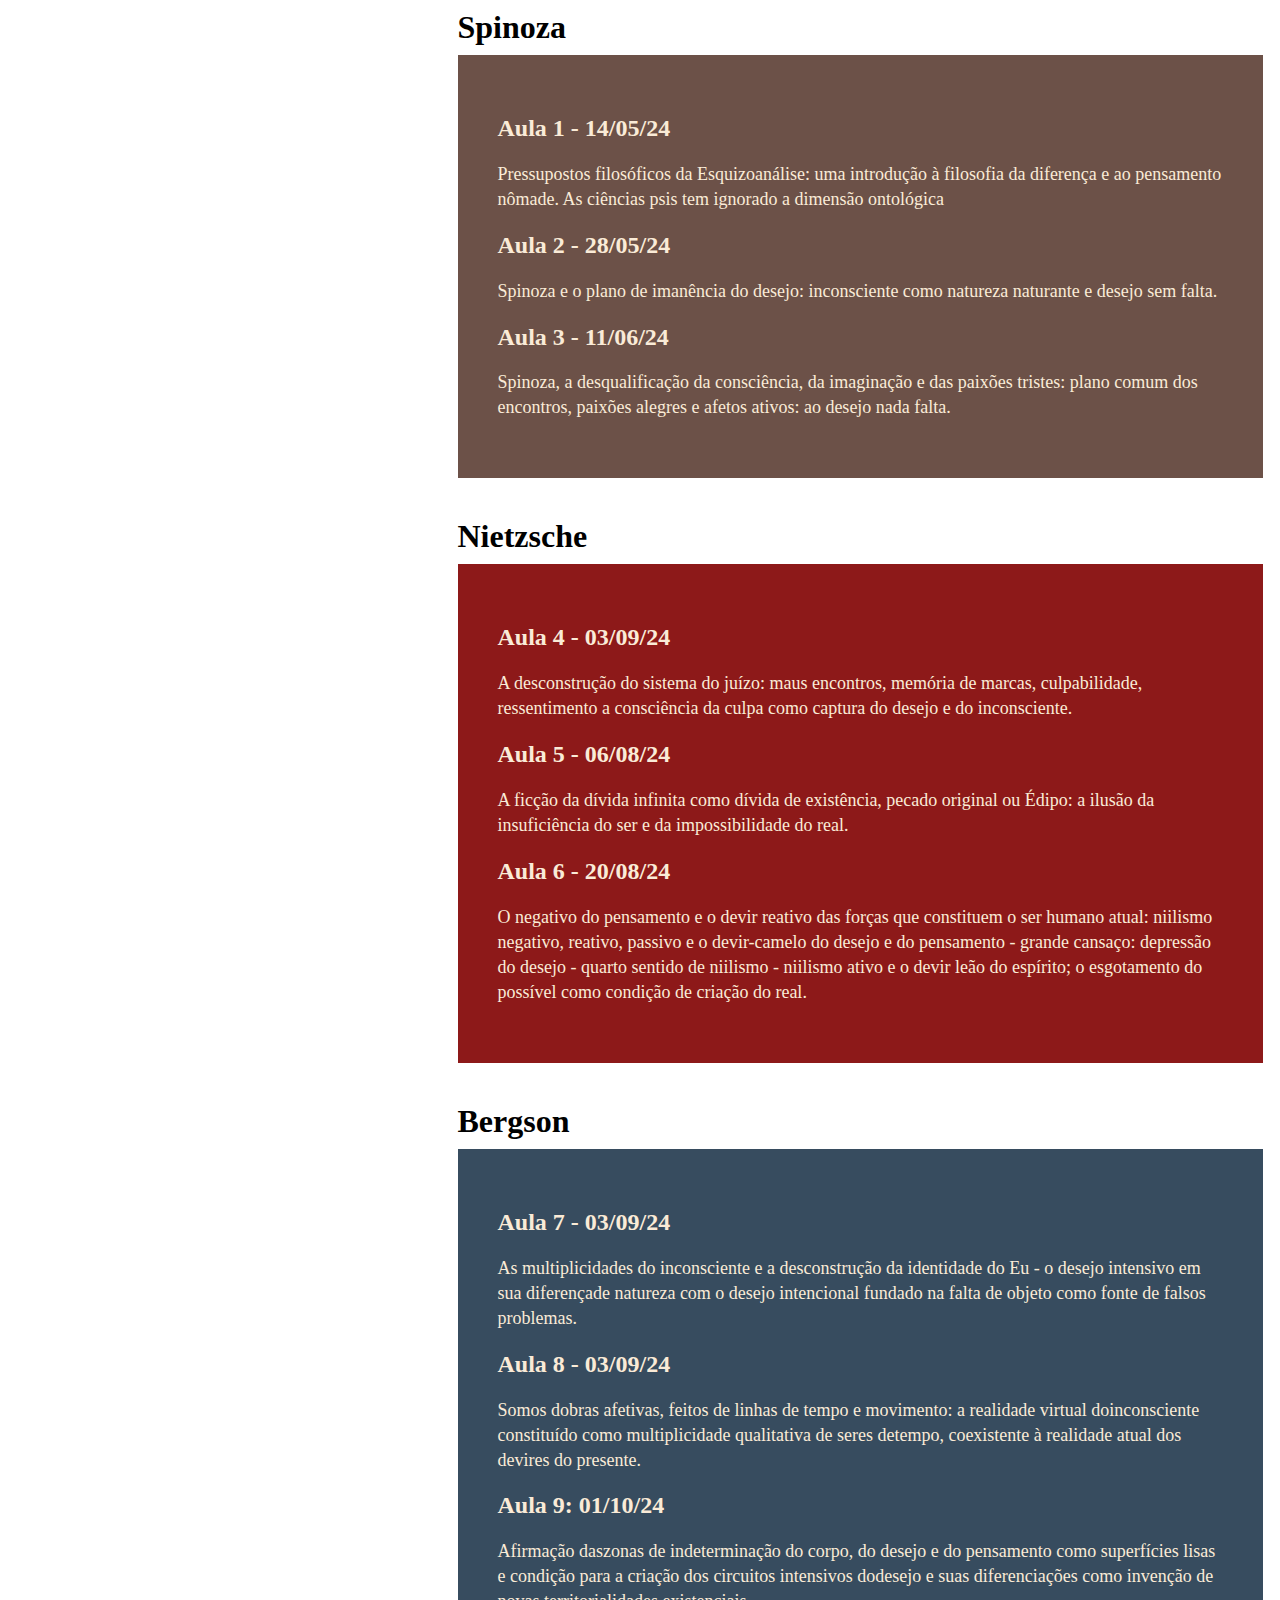
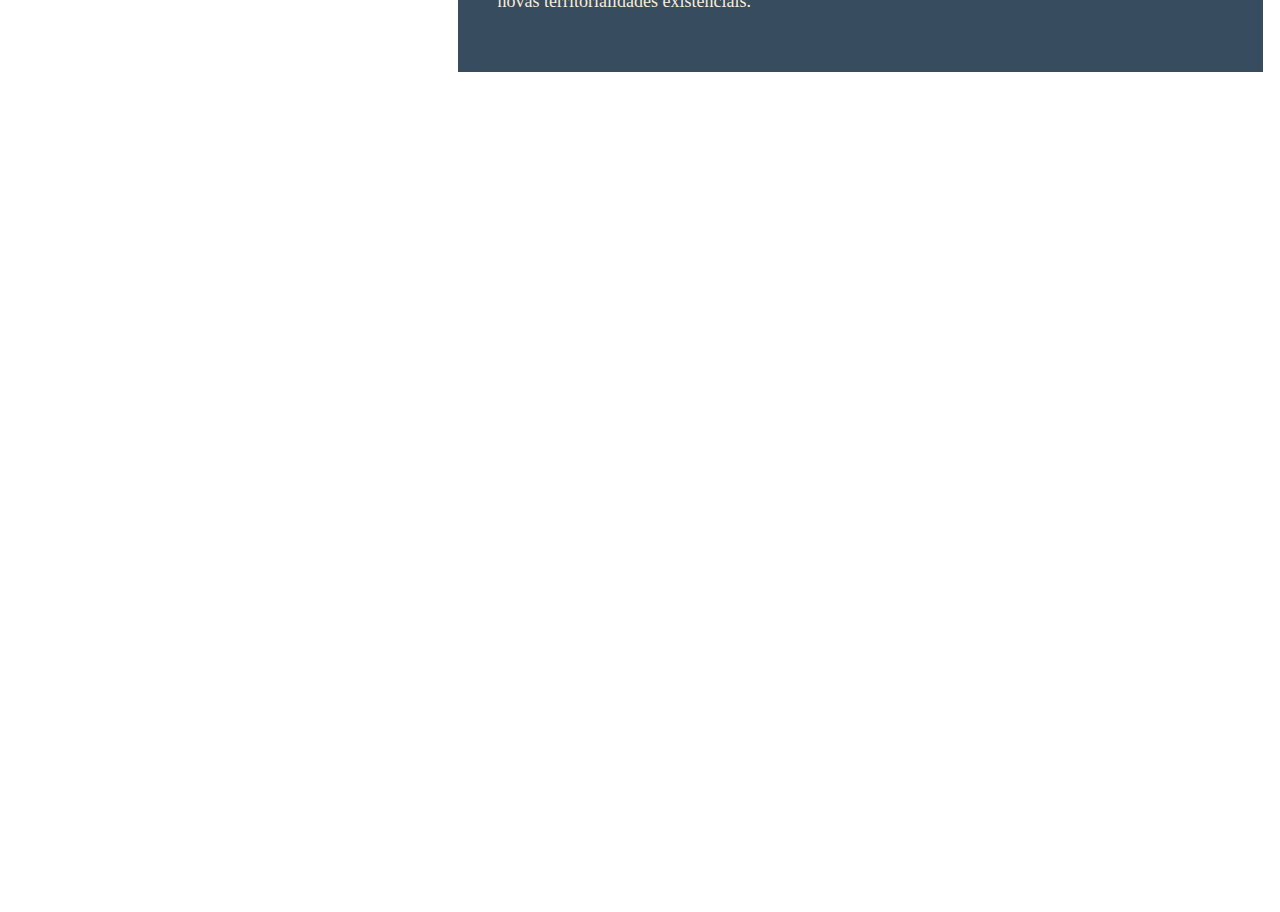
<file: inde3x.htm>
<!DOCTYPE html>
<html lang="en">
<head>
    <meta charset="UTF-8">
    <meta name="viewport" content="width=device-width, initial-scale=1.0">
    <title>Formação em Esquizoanálize - Turma 9</title>
    <link rel="stylesheet" href="style.css">
    <style>

    .full-wrapper{
        display: flex;
        flex-direction: column;
        align-items: center;
        font-family:"Montserrat";
        margin:0;
    }

    h1{
        margin: 9px 0;
        font-family:"Montserrat";
    }

    .wide-wrapper{
        width: 1245px;
    }
    .cronograma{
        display:flex;
        gap: 40px;
    }

    .cronograma .foto {
        min-width: 25rem;
        height: 25rem;
        background-image:url('https://razaoinadequada.com/wp-content/uploads/2018/02/spinoza-800x800.jpg');
        transition: background-image 1s;
        background-size: cover;
        position:sticky;
        top:1.25rem;
    }

    .cronograma .foto.foto-nietzsche{
        background-image: url('https://razaoinadequada.com/wp-content/uploads/2022/02/Nietzsche187a-800x800.jpg') !important;
        transition: background-image 1s;
    }

    .cronograma .foto.foto-bergson {
        background-image: url('https://razaoinadequada.com/wp-content/uploads/2019/05/bergson-1.jpg') !important;
        transition: background-image 1s;
    }

    .cronograma .foto img.spinoza {
        margin-bottom:320px;
        margin: top 6.28em;
    }

    .cronograma .foto img.nietzsche {
        margin-bottom: 352px;
    }

    .cronograma .foto img.bergson {
        margin-bottom: 176px;
    }

    .cronograma p{
        /* font-family: 'Rubik', 'Times New Roman', Times, serif; */
        font-size: 18px;
        font-weight: 300;
        line-height: 25px;
    }

    .author-wrapper{
        padding: 40px;
        color:antiquewhite; 
    }

        .aulas .aulas {
            margin-bottom:  2.5rem;
        }

    .aulas div.spinoza{
        background-color:#6c5148;
        
    }

    .aulas div.nietzsche {
        background-color: #8d1919;
    }

    .aulas div.bergson {
        background-color: #374c5f;
    }

    </style>
</head>
<body>
    <div class="full-wrapper">
        <div class="wide-wrapper">
            <div class="cronograma">
                <div class="foto">
                    <!-- <img class="spinoza" src="https://razaoinadequada.com/wp-content/uploads/2018/02/spinoza-800x800.jpg">
                        <img class="nietzsche" src="https://razaoinadequada.com/wp-content/uploads/2022/02/Nietzsche187a-800x800.jpg">
                        <img class="bergson" src="https://razaoinadequada.com/wp-content/uploads/2019/05/bergson-1.jpg"> -->
                </div>
                <div class="aulas">
                    <h1 class="spinoza">Spinoza</h1>
                    <div class="aulas spinoza">
                        <div class="author-wrapper">
                            <h2>Aula 1 - 14/05/24</h2>
                            <p>Pressupostos filosóficos da Esquizoanálise: uma introdução à filosofia da diferença e ao
                                pensamento
                                nômade. As ciências psis tem ignorado a dimensão ontológica</p>
                            <h2>Aula 2 - 28/05/24</h2>
                            <p>Spinoza e o plano de imanência do desejo: inconsciente como natureza naturante e desejo sem
                                falta.
                            </p>
                            <h2>Aula 3 - 11/06/24</h2>
                            <p>Spinoza, a desqualificação da consciência, da imaginação e das paixões tristes: plano comum dos
                                encontros, paixões alegres e afetos ativos: ao desejo nada falta.</p>
                        </div>
                    </div>
                    <h1 class="nietzsche">Nietzsche</h1>
                    <div class="aulas nietzsche">
                        <div class="conteudo">
        
        
                            <div class="author-wrapper">
                                <h2>Aula 4 - 03/09/24</h2>
                                <p>A desconstrução do sistema do juízo: maus encontros, memória de marcas, culpabilidade,
                                    ressentimento
                                    a consciência da culpa como captura do desejo e do inconsciente.</p>
                                <h2>Aula 5 - 06/08/24</h2>
                                <p>A ficção da dívida infinita como dívida de existência, pecado original ou Édipo: a ilusão da
                                    insuficiência do ser e da impossibilidade do real.</p>
                                <h2>Aula 6 - 20/08/24</h2>
                                <p>O negativo do pensamento e o devir reativo das forças que constituem o ser humano atual:
                                    niilismo
                                    negativo, reativo, passivo e o devir-camelo do desejo e do pensamento - grande cansaço:
                                    depressão do
                                    desejo - quarto sentido de niilismo - niilismo ativo e o devir leão do espírito; o
                                    esgotamento do
                                    possível como condição de criação do real.</p>
                            </div>
                        </div>
                    </div>
                    <h1 class="bergson">Bergson</h1>
                    <div class="aulas bergson">
                        <div class="author-wrapper">
                            <h2>Aula 7 - 03/09/24</h2>
                            <p>As multiplicidades do inconsciente e a desconstrução da identidade do Eu - o desejo intensivo em
                                sua
                                diferençade natureza com o desejo intencional fundado na falta de objeto como fonte de falsos
                                problemas.</p>
                            <h2>Aula 8 - 03/09/24</h2>
                            <p>Somos dobras afetivas, feitos de linhas de tempo e movimento: a realidade virtual doinconsciente
                                constituído como multiplicidade qualitativa de seres detempo, coexistente à realidade atual dos
                                devires do presente.</p>
                            <h2>Aula 9: 01/10/24</h2>
                            <p>Afirmação daszonas de indeterminação do corpo, do desejo e do pensamento como superfícies lisas e
                                condição para a criação dos circuitos intensivos dodesejo e suas diferenciações como invenção de
                                novas territorialidades existenciais.</p>
                        </div>
                    </div>
                </div>
        
            </div>
        </div>
    </div>

    <div class="footer" style="height:800px"></div>

        <script>
            // Função para adicionar a classe ao rolar até a altura superior do elemento
            function adicionarClasseAoScroll() {
                var gatilhoNietzsche = document.querySelector('.aulas.spinoza');
                var gatilhoBergson = document.querySelector('.aulas.nietzsche');
                var foto = document.querySelector('.foto');
                var alturaNietzsche = gatilhoNietzsche.offsetTop + gatilhoNietzsche.offsetHeight - 80;
                var alturaBergson = gatilhoBergson.offsetTop + gatilhoBergson.offsetHeight - 80;

                // Bergson
                if (window.pageYOffset >= alturaBergson && window.pageYOffset >= alturaNietzsche) {
                    foto.classList.remove('foto-nietzsche');
                    foto.classList.add('foto-bergson');
                }
                // Nietzsche
                else if (window.pageYOffset >= alturaNietzsche && window.pageYOffset <= alturaBergson) {
                    foto.classList.add('foto-nietzsche');
                    foto.classList.remove('foto-bergson');
                // Spinoza
                } else if (window.pageYOffset < alturaNietzsche && window.pageYOffset < alturaBergson) {
                    foto.classList.remove('foto-bergson');
                    foto.classList.remove('foto-nietzsche');
                }
            }

            // Adiciona o evento de scroll para chamar a função quando o usuário rolar a página
            window.addEventListener('scroll', adicionarClasseAoScroll);
        </script>

</body>
</html>
</file>
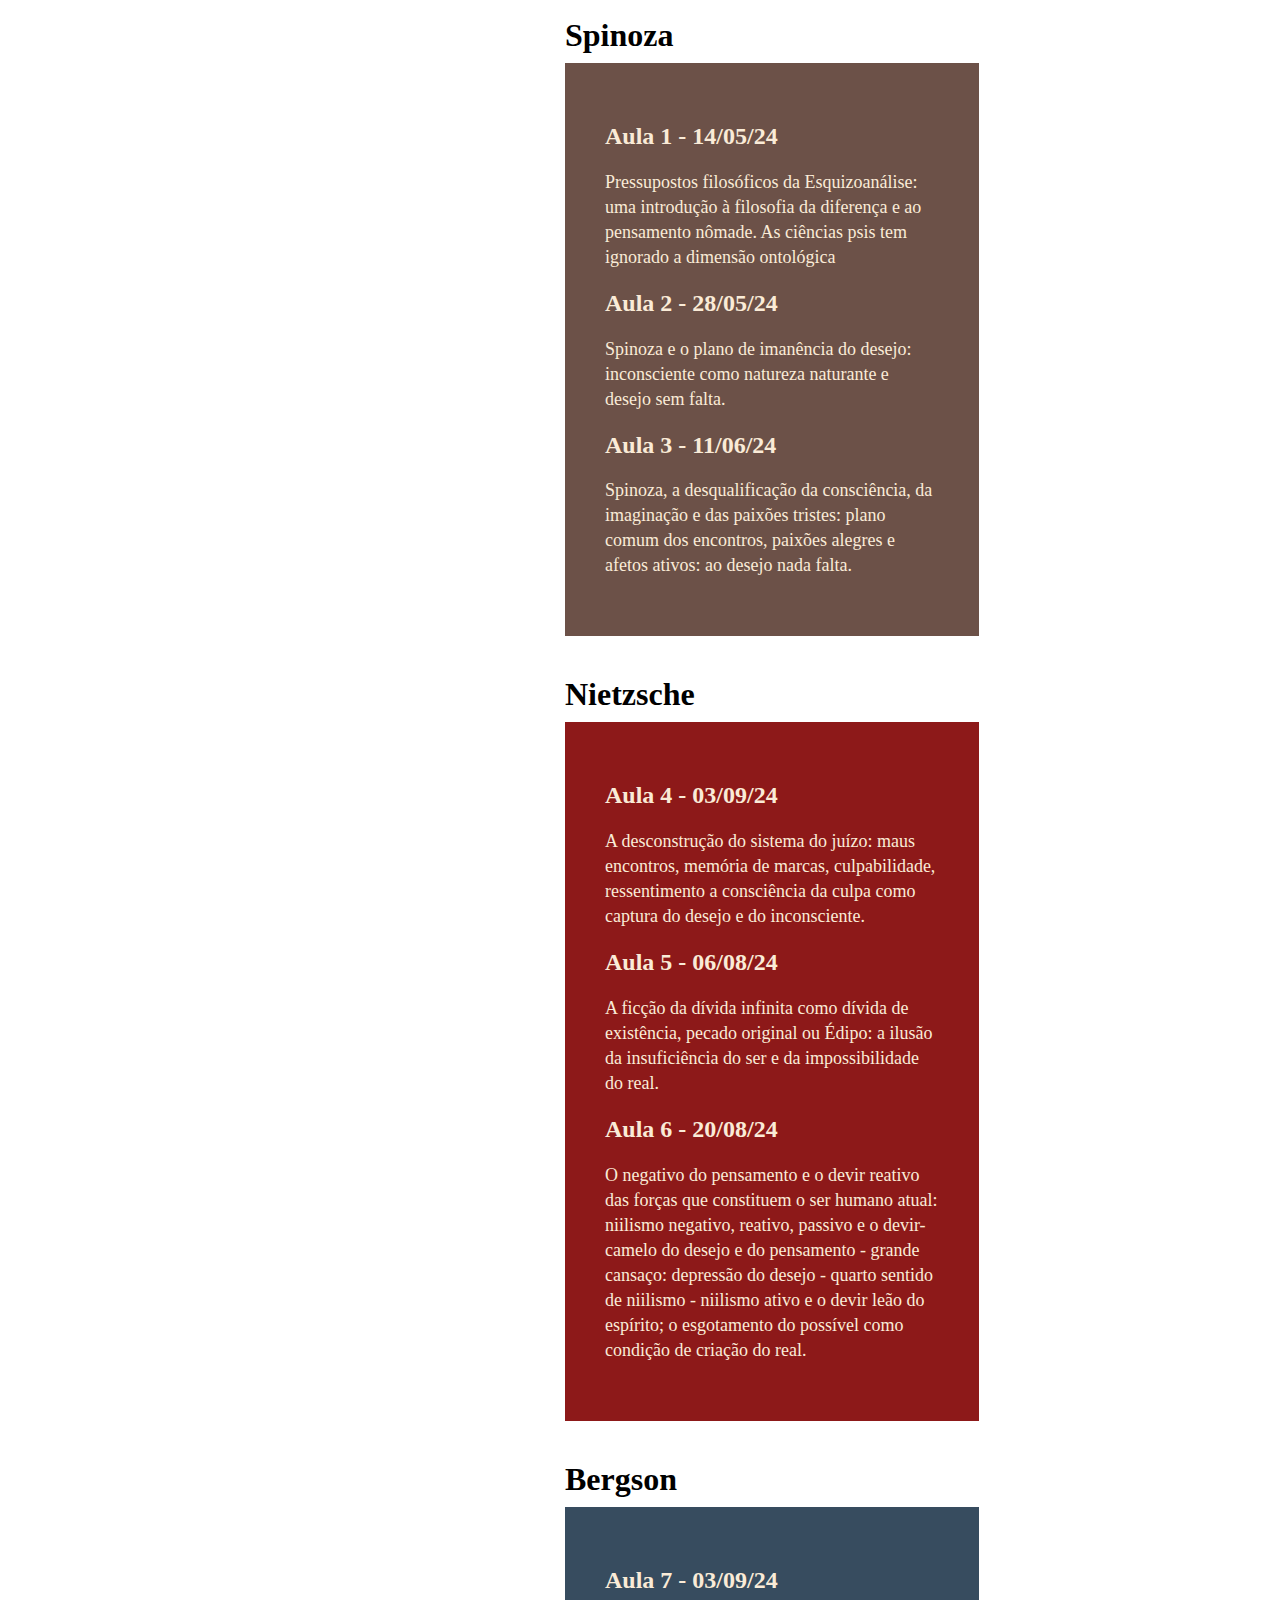
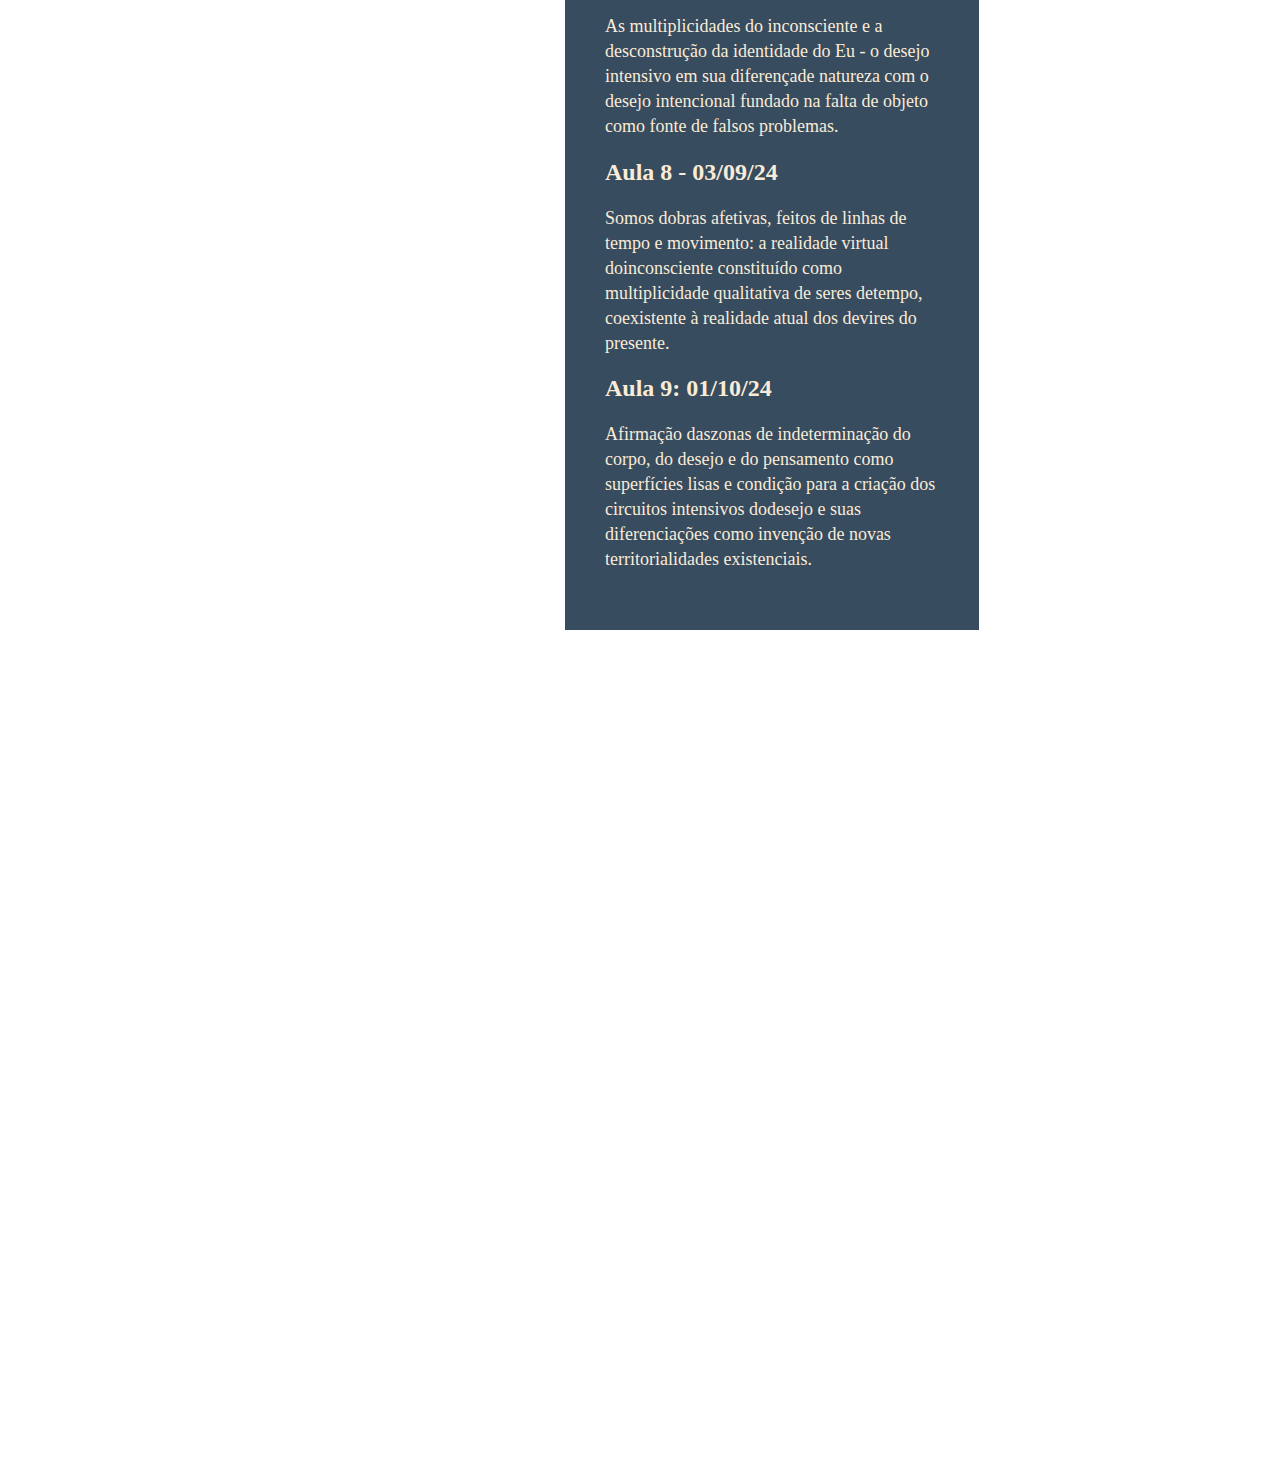
<file: index2.htm>
<!DOCTYPE html>
<html lang="en">
<head>
    <meta charset="UTF-8">
    <meta name="viewport" content="width=device-width, initial-scale=1.0">
    <title>Formação em Esquizoanálize - Turma 9</title>
    <link rel="stylesheet" href="style2.css">
    <style>

    .full-wrapper{
        display: flex;
        flex-direction: column;
        align-items: center;
        font-family:"Montserrat";
        margin:0;
    }

    h1{
        margin: 9px 0;
        font-family:"Montserrat";
    }

    .wide-wrapper{
        max-width: 690px;
    }

    .cronograma{
        display:flex;
        gap: 40px;
    }

    .cronograma .foto {
        width: 33.33333333%;
        height:min-content;
        aspect-ratio: 1;
        background-image:url('https://razaoinadequada.com/wp-content/uploads/2018/02/spinoza-800x800.jpg');
        transition: background-image 1s;
        background-size: cover;
        position:sticky;
        top:1.25rem;
    }

    .cronograma .foto.foto-nietzsche{
        background-image: url('https://razaoinadequada.com/wp-content/uploads/2022/02/Nietzsche187a-800x800.jpg') !important;
        transition: background-image 1s;
    }

    .cronograma .foto.foto-bergson {
        background-image: url('https://razaoinadequada.com/wp-content/uploads/2019/05/bergson-1.jpg') !important;
        transition: background-image 1s;
    }

    .cronograma .foto img.spinoza {
        margin-bottom:320px;
        margin: top 6.28em;
    }

    .cronograma .foto img.nietzsche {
        margin-bottom: 352px;
    }

    .cronograma .foto img.bergson {
        margin-bottom: 176px;
    }

    .cronograma p{
        /* font-family: 'Rubik', 'Times New Roman', Times, serif; */
        font-size: 18px;
        font-weight: 300;
        line-height: 25px;
    }

    .author-wrapper{
        padding: 40px;
        color:antiquewhite; 
    }

    .aulas{
        width: 60%;
    }
    .cronograma-mobile{
        display:none;
    }
        @media (max-width:690px){
        .cronograma{
        display:none;
        }
        .cronograma-mobile .foto {
            width: 100%;
                    background-image:url('https://razaoinadequada.com/wp-content/uploads/2018/02/spinoza-800x800.jpg');

            position: unset;
            
        /* Full height */
        height: 100%; 
            aspect-ratio: 1;
        /* Create the parallax scrolling effect */

        background-size: cover;
        }

        .cronograma-mobile{
            display:block;
        }

        .cronograma-mobile .foto.foto-nietzsche{
            background-image: url('https://razaoinadequada.com/wp-content/uploads/2022/02/Nietzsche187a-800x800.jpg') !important;
            transition: background-image 1s;
        }

        .cronograma-mobile .foto.foto-bergson {
            background-image: url('https://razaoinadequada.com/wp-content/uploads/2019/05/bergson-1.jpg') !important;
            transition: background-image 1s;
        }

        .cronograma-mobile .foto img.spinoza {
            margin-bottom:320px;
            margin: top 6.28em;
        }

        .cronograma-mobile .foto img.nietzsche {
            margin-bottom: 352px;
        }

        .cronograma-mobile .foto img.bergson {
            margin-bottom: 176px;
        }
        .aulas{
            width:100%  
        }
    }

    .parallax {
        /* The image used */
        background-image: url('img_parallax.jpg');

        }

    .aulas .aulas {
        margin-bottom:  2.5rem;
        width:100%
    }

    .aulas div.spinoza{
        background-color:#6c5148;
        
    }

    .aulas div.nietzsche {
        background-color: #8d1919;
    }

    .aulas div.bergson {
        background-color: #374c5f;
    }

    </style>
</head>
<body>
    <div class="full-wrapper">
        <div class="wide-wrapper">
            <div class="cronograma">
                <div class="foto">
                    <!-- <img class="spinoza" src="https://razaoinadequada.com/wp-content/uploads/2018/02/spinoza-800x800.jpg">
                        <img class="nietzsche" src="https://razaoinadequada.com/wp-content/uploads/2022/02/Nietzsche187a-800x800.jpg">
                        <img class="bergson" src="https://razaoinadequada.com/wp-content/uploads/2019/05/bergson-1.jpg"> -->
                </div>
                <div class="aulas">
                    <h1 class="spinoza">Spinoza</h1>
                    <div class="aulas spinoza">
                        <div class="author-wrapper">
                            <h2>Aula 1 - 14/05/24</h2>
                            <p>Pressupostos filosóficos da Esquizoanálise: uma introdução à filosofia da diferença e ao
                                pensamento
                                nômade. As ciências psis tem ignorado a dimensão ontológica</p>
                            <h2>Aula 2 - 28/05/24</h2>
                            <p>Spinoza e o plano de imanência do desejo: inconsciente como natureza naturante e desejo sem
                                falta.
                            </p>
                            <h2>Aula 3 - 11/06/24</h2>
                            <p>Spinoza, a desqualificação da consciência, da imaginação e das paixões tristes: plano comum dos
                                encontros, paixões alegres e afetos ativos: ao desejo nada falta.</p>
                        </div>
                    </div>
                    <h1 class="nietzsche">Nietzsche</h1>
                    <div class="aulas nietzsche">
                        <div class="conteudo">
        
        
                            <div class="author-wrapper">
                                <h2>Aula 4 - 03/09/24</h2>
                                <p>A desconstrução do sistema do juízo: maus encontros, memória de marcas, culpabilidade,
                                    ressentimento
                                    a consciência da culpa como captura do desejo e do inconsciente.</p>
                                <h2>Aula 5 - 06/08/24</h2>
                                <p>A ficção da dívida infinita como dívida de existência, pecado original ou Édipo: a ilusão da
                                    insuficiência do ser e da impossibilidade do real.</p>
                                <h2>Aula 6 - 20/08/24</h2>
                                <p>O negativo do pensamento e o devir reativo das forças que constituem o ser humano atual:
                                    niilismo
                                    negativo, reativo, passivo e o devir-camelo do desejo e do pensamento - grande cansaço:
                                    depressão do
                                    desejo - quarto sentido de niilismo - niilismo ativo e o devir leão do espírito; o
                                    esgotamento do
                                    possível como condição de criação do real.</p>
                            </div>
                        </div>
                    </div>
                    <h1 class="bergson">Bergson</h1>
                    <div class="aulas bergson">
                        <div class="author-wrapper">
                            <h2>Aula 7 - 03/09/24</h2>
                            <p>As multiplicidades do inconsciente e a desconstrução da identidade do Eu - o desejo intensivo em
                                sua
                                diferençade natureza com o desejo intencional fundado na falta de objeto como fonte de falsos
                                problemas.</p>
                            <h2>Aula 8 - 03/09/24</h2>
                            <p>Somos dobras afetivas, feitos de linhas de tempo e movimento: a realidade virtual doinconsciente
                                constituído como multiplicidade qualitativa de seres detempo, coexistente à realidade atual dos
                                devires do presente.</p>
                            <h2>Aula 9: 01/10/24</h2>
                            <p>Afirmação daszonas de indeterminação do corpo, do desejo e do pensamento como superfícies lisas e
                                condição para a criação dos circuitos intensivos dodesejo e suas diferenciações como invenção de
                                novas territorialidades existenciais.</p>
                        </div>
                    </div>
                </div>
        
            </div>
            <div class="cronograma-mobile">
                
                <div class="aulas">
                    <div class="foto">
                    </div>
                    <h1 class="spinoza">Spinoza</h1>
                    <div class="aulas spinoza">
                        <div class="author-wrapper">
                            <h2>Aula 1 - 14/05/24</h2>
                            <p>Pressupostos filosóficos da Esquizoanálise: uma introdução à filosofia da diferença e ao
                                pensamento
                                nômade. As ciências psis tem ignorado a dimensão ontológica</p>
                            <h2>Aula 2 - 28/05/24</h2>
                            <p>Spinoza e o plano de imanência do desejo: inconsciente como natureza naturante e desejo sem
                                falta.
                            </p>
                            <h2>Aula 3 - 11/06/24</h2>
                            <p>Spinoza, a desqualificação da consciência, da imaginação e das paixões tristes: plano comum dos
                                encontros, paixões alegres e afetos ativos: ao desejo nada falta.</p>
                        </div>
                    </div>
                    <div class="foto foto-nietzsche">
                    </div>
                    <h1 class="nietzsche">Nietzsche</h1>
                    <div class="aulas nietzsche">
                        <div class="conteudo">
            
            
                            <div class="author-wrapper">
                                <h2>Aula 4 - 03/09/24</h2>
                                <p>A desconstrução do sistema do juízo: maus encontros, memória de marcas, culpabilidade,
                                    ressentimento
                                    a consciência da culpa como captura do desejo e do inconsciente.</p>
                                <h2>Aula 5 - 06/08/24</h2>
                                <p>A ficção da dívida infinita como dívida de existência, pecado original ou Édipo: a ilusão da
                                    insuficiência do ser e da impossibilidade do real.</p>
                                <h2>Aula 6 - 20/08/24</h2>
                                <p>O negativo do pensamento e o devir reativo das forças que constituem o ser humano atual:
                                    niilismo
                                    negativo, reativo, passivo e o devir-camelo do desejo e do pensamento - grande cansaço:
                                    depressão do
                                    desejo - quarto sentido de niilismo - niilismo ativo e o devir leão do espírito; o
                                    esgotamento do
                                    possível como condição de criação do real.</p>
                            </div>
                        </div>
                    </div>
                    <h1 class="bergson">Bergson</h1>
                    <div class="aulas bergson">
                        <div class="author-wrapper">
                            <h2>Aula 7 - 03/09/24</h2>
                            <p>As multiplicidades do inconsciente e a desconstrução da identidade do Eu - o desejo intensivo em
                                sua
                                diferençade natureza com o desejo intencional fundado na falta de objeto como fonte de falsos
                                problemas.</p>
                            <h2>Aula 8 - 03/09/24</h2>
                            <p>Somos dobras afetivas, feitos de linhas de tempo e movimento: a realidade virtual doinconsciente
                                constituído como multiplicidade qualitativa de seres detempo, coexistente à realidade atual dos
                                devires do presente.</p>
                            <h2>Aula 9: 01/10/24</h2>
                            <p>Afirmação daszonas de indeterminação do corpo, do desejo e do pensamento como superfícies lisas e
                                condição para a criação dos circuitos intensivos dodesejo e suas diferenciações como invenção de
                                novas territorialidades existenciais.</p>
                        </div>
                    </div>
                </div>
            
            </div>
        </div>
    </div>

    <div class="footer" style="height:800px"></div>

        <script>
            // Função para adicionar a classe ao rolar até a altura superior do elemento
            function adicionarClasseAoScroll() {
                var gatilhoNietzsche = document.querySelector('.aulas.spinoza');
                var gatilhoBergson = document.querySelector('.aulas.nietzsche');
                var foto = document.querySelector('.foto');
                var alturaNietzsche = gatilhoNietzsche.offsetTop + gatilhoNietzsche.offsetHeight - 80;
                var alturaBergson = gatilhoBergson.offsetTop + gatilhoBergson.offsetHeight - 80;

                // Bergson
                if (window.pageYOffset >= alturaBergson && window.pageYOffset >= alturaNietzsche) {
                    foto.classList.remove('foto-nietzsche');
                    foto.classList.add('foto-bergson');
                }
                // Nietzsche
                else if (window.pageYOffset >= alturaNietzsche && window.pageYOffset <= alturaBergson) {
                    foto.classList.add('foto-nietzsche');
                    foto.classList.remove('foto-bergson');
                // Spinoza
                } else if (window.pageYOffset < alturaNietzsche && window.pageYOffset < alturaBergson) {
                    foto.classList.remove('foto-bergson');
                    foto.classList.remove('foto-nietzsche');
                }
            }

            // Adiciona o evento de scroll para chamar a função quando o usuário rolar a página
            window.addEventListener('scroll', adicionarClasseAoScroll);
        </script>

</body>
</html>
</file>
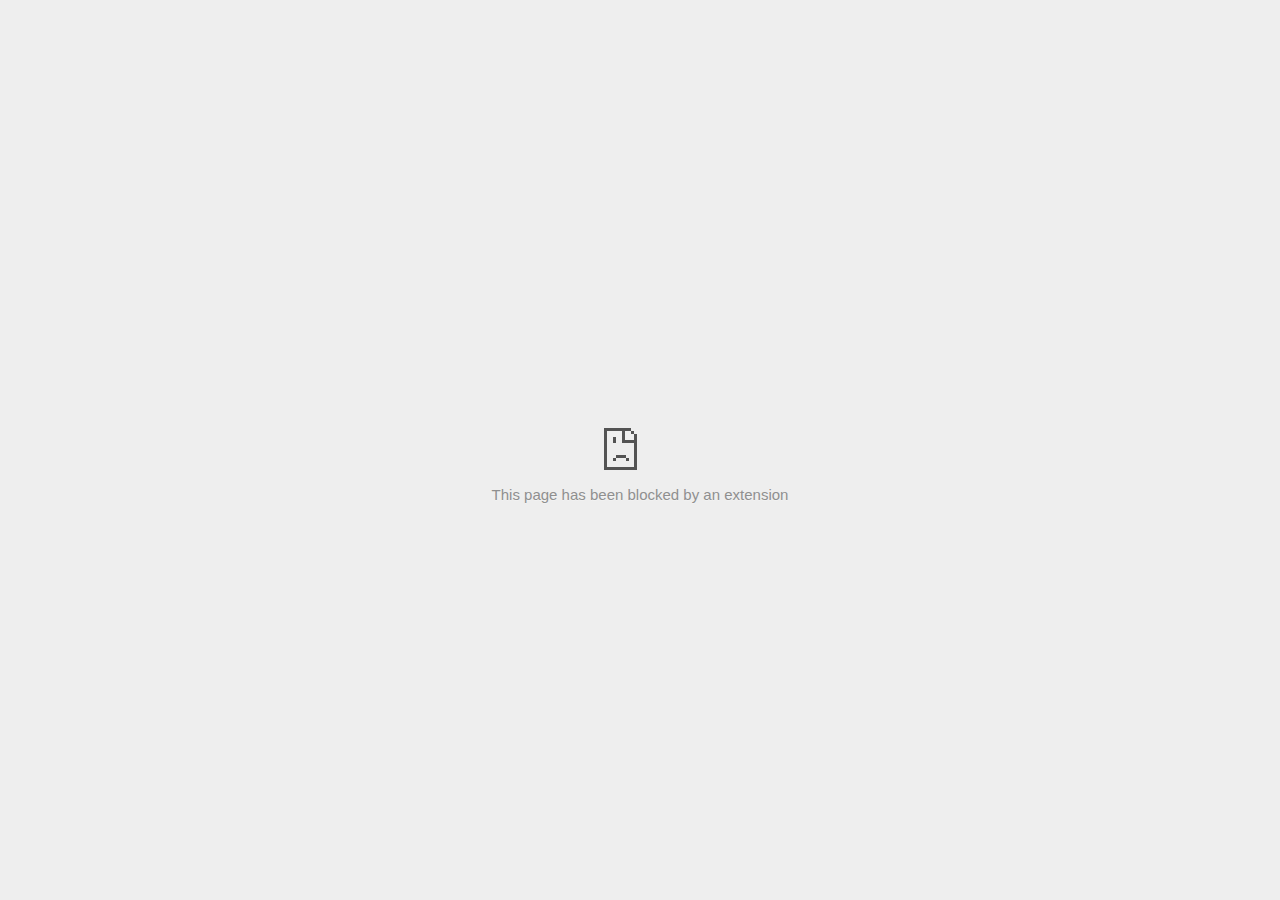
<file: Formação em Esquizoanálise – Turma 9 – Escola Nômade333_files/995838665.html>
<!DOCTYPE html>
<!-- saved from url=(0029)chrome-error://chromewebdata/ -->
<html dir="ltr" lang="en" subframe=""><head><meta http-equiv="Content-Type" content="text/html; charset=UTF-8">
  
  <meta name="color-scheme" content="light dark">
  <meta name="theme-color" content="#fff">
  <meta name="viewport" content="width=device-width, initial-scale=1.0,
                                 maximum-scale=1.0, user-scalable=no">
  <title>td.doubleclick.net</title>
  <style>/* Copyright 2017 The Chromium Authors
 * Use of this source code is governed by a BSD-style license that can be
 * found in the LICENSE file. */

a {
  color: var(--link-color);
}

body {
  --background-color: #fff;
  --error-code-color: var(--google-gray-700);
  --google-blue-100: rgb(210, 227, 252);
  --google-blue-300: rgb(138, 180, 248);
  --google-blue-600: rgb(26, 115, 232);
  --google-blue-700: rgb(25, 103, 210);
  --google-gray-100: rgb(241, 243, 244);
  --google-gray-300: rgb(218, 220, 224);
  --google-gray-500: rgb(154, 160, 166);
  --google-gray-50: rgb(248, 249, 250);
  --google-gray-600: rgb(128, 134, 139);
  --google-gray-700: rgb(95, 99, 104);
  --google-gray-800: rgb(60, 64, 67);
  --google-gray-900: rgb(32, 33, 36);
  --heading-color: var(--google-gray-900);
  --link-color: rgb(88, 88, 88);
  --popup-container-background-color: rgba(0,0,0,.65);
  --primary-button-fill-color-active: var(--google-blue-700);
  --primary-button-fill-color: var(--google-blue-600);
  --primary-button-text-color: #fff;
  --quiet-background-color: rgb(247, 247, 247);
  --secondary-button-border-color: var(--google-gray-500);
  --secondary-button-fill-color: #fff;
  --secondary-button-hover-border-color: var(--google-gray-600);
  --secondary-button-hover-fill-color: var(--google-gray-50);
  --secondary-button-text-color: var(--google-gray-700);
  --small-link-color: var(--google-gray-700);
  --text-color: var(--google-gray-700);
  background: var(--background-color);
  color: var(--text-color);
  word-wrap: break-word;
}

.nav-wrapper .secondary-button {
  background: var(--secondary-button-fill-color);
  border: 1px solid var(--secondary-button-border-color);
  color: var(--secondary-button-text-color);
  float: none;
  margin: 0;
  padding: 8px 16px;
}

.hidden {
  display: none;
}

html {
  -webkit-text-size-adjust: 100%;
  font-size: 125%;
}

.icon {
  background-repeat: no-repeat;
  background-size: 100%;
}

@media (prefers-color-scheme: dark) {
  body {
    --background-color: var(--google-gray-900);
    --error-code-color: var(--google-gray-500);
    --heading-color: var(--google-gray-500);
    --link-color: var(--google-blue-300);
    --primary-button-fill-color-active: rgb(129, 162, 208);
    --primary-button-fill-color: var(--google-blue-300);
    --primary-button-text-color: var(--google-gray-900);
    --quiet-background-color: var(--background-color);
    --secondary-button-border-color: var(--google-gray-700);
    --secondary-button-fill-color: var(--google-gray-900);
    --secondary-button-hover-fill-color: rgb(48, 51, 57);
    --secondary-button-text-color: var(--google-blue-300);
    --small-link-color: var(--google-blue-300);
    --text-color: var(--google-gray-500);
  }
}
</style>
  <style>/* Copyright 2014 The Chromium Authors
   Use of this source code is governed by a BSD-style license that can be
   found in the LICENSE file. */

button {
  border: 0;
  border-radius: 20px;
  box-sizing: border-box;
  color: var(--primary-button-text-color);
  cursor: pointer;
  float: right;
  font-size: .875em;
  margin: 0;
  padding: 8px 16px;
  transition: box-shadow 150ms cubic-bezier(0.4, 0, 0.2, 1);
  user-select: none;
}

[dir='rtl'] button {
  float: left;
}

.bad-clock button,
.captive-portal button,
.https-only button,
.insecure-form button,
.lookalike-url button,
.main-frame-blocked button,
.neterror button,
.pdf button,
.ssl button,
.enterprise-block button,
.enterprise-warn button,
.safe-browsing-billing button {
  background: var(--primary-button-fill-color);
}

button:active {
  background: var(--primary-button-fill-color-active);
  outline: 0;
}

#debugging {
  display: inline;
  overflow: auto;
}

.debugging-content {
  line-height: 1em;
  margin-bottom: 0;
  margin-top: 1em;
}

.debugging-content-fixed-width {
  display: block;
  font-family: monospace;
  font-size: 1.2em;
  margin-top: 0.5em;
}

.debugging-title {
  font-weight: bold;
}

#details {
  margin: 0 0 50px;
}

#details p:not(:first-of-type) {
  margin-top: 20px;
}

.secondary-button:active {
  border-color: white;
  box-shadow: 0 1px 2px 0 rgba(60, 64, 67, .3),
      0 2px 6px 2px rgba(60, 64, 67, .15);
}

.secondary-button:hover {
  background: var(--secondary-button-hover-fill-color);
  border-color: var(--secondary-button-hover-border-color);
  text-decoration: none;
}

.error-code {
  color: var(--error-code-color);
  font-size: .8em;
  margin-top: 12px;
  text-transform: uppercase;
}

#error-debugging-info {
  font-size: 0.8em;
}

h1 {
  color: var(--heading-color);
  font-size: 1.6em;
  font-weight: normal;
  line-height: 1.25em;
  margin-bottom: 16px;
}

h2 {
  font-size: 1.2em;
  font-weight: normal;
}

.icon {
  height: 72px;
  margin: 0 0 40px;
  width: 72px;
}

input[type=checkbox] {
  opacity: 0;
}

input[type=checkbox]:focus ~ .checkbox::after {
  outline: -webkit-focus-ring-color auto 5px;
}

.interstitial-wrapper {
  box-sizing: border-box;
  font-size: 1em;
  line-height: 1.6em;
  margin: 14vh auto 0;
  max-width: 600px;
  width: 100%;
}

#main-message > p {
  display: inline;
}

#extended-reporting-opt-in {
  font-size: .875em;
  margin-top: 32px;
}

#extended-reporting-opt-in label {
  display: grid;
  grid-template-columns: 1.8em 1fr;
  position: relative;
}

#enhanced-protection-message {
  border-radius: 20px;
  font-size: 1em;
  margin-top: 32px;
  padding: 10px 5px;
}

#enhanced-protection-message a {
  color: var(--google-red-10);
}

#enhanced-protection-message label {
  display: grid;
  grid-template-columns: 2.5em 1fr;
  position: relative;
}

#enhanced-protection-message div {
  margin: 0.5em;
}

#enhanced-protection-message .icon {
  height: 1.5em;
  vertical-align: middle;
  width: 1.5em;
}

.nav-wrapper {
  margin-top: 51px;
}

.nav-wrapper::after {
  clear: both;
  content: '';
  display: table;
  width: 100%;
}

.small-link {
  color: var(--small-link-color);
  font-size: .875em;
}

.checkboxes {
  flex: 0 0 24px;
}

.checkbox {
  --padding: .9em;
  background: transparent;
  display: block;
  height: 1em;
  left: -1em;
  padding-inline-start: var(--padding);
  position: absolute;
  right: 0;
  top: -.5em;
  width: 1em;
}

.checkbox::after {
  border: 1px solid white;
  border-radius: 2px;
  content: '';
  height: 1em;
  left: var(--padding);
  position: absolute;
  top: var(--padding);
  width: 1em;
}

.checkbox::before {
  background: transparent;
  border: 2px solid white;
  border-inline-end-width: 0;
  border-top-width: 0;
  content: '';
  height: .2em;
  left: calc(.3em + var(--padding));
  opacity: 0;
  position: absolute;
  top: calc(.3em  + var(--padding));
  transform: rotate(-45deg);
  width: .5em;
}

input[type=checkbox]:checked ~ .checkbox::before {
  opacity: 1;
}

#recurrent-error-message {
  background: #ededed;
  border-radius: 4px;
  margin-bottom: 16px;
  margin-top: 12px;
  padding: 12px 16px;
}

.showing-recurrent-error-message #extended-reporting-opt-in {
  margin-top: 16px;
}

.showing-recurrent-error-message #enhanced-protection-message {
  margin-top: 16px;
}

@media (max-width: 700px) {
  .interstitial-wrapper {
    padding: 0 10%;
  }

  #error-debugging-info {
    overflow: auto;
  }
}

@media (max-width: 420px) {
  button,
  [dir='rtl'] button,
  .small-link {
    float: none;
    font-size: .825em;
    font-weight: 500;
    margin: 0;
    width: 100%;
  }

  button {
    padding: 16px 24px;
  }

  #details {
    margin: 20px 0 20px 0;
  }

  #details p:not(:first-of-type) {
    margin-top: 10px;
  }

  .secondary-button:not(.hidden) {
    display: block;
    margin-top: 20px;
    text-align: center;
    width: 100%;
  }

  .interstitial-wrapper {
    padding: 0 5%;
  }

  #extended-reporting-opt-in {
    margin-top: 24px;
  }

  #enhanced-protection-message {
    margin-top: 24px;
  }

  .nav-wrapper {
    margin-top: 30px;
  }
}

/**
 * Mobile specific styling.
 * Navigation buttons are anchored to the bottom of the screen.
 * Details message replaces the top content in its own scrollable area.
 */

@media (max-width: 420px) {
  .nav-wrapper .secondary-button {
    border: 0;
    margin: 16px 0 0;
    margin-inline-end: 0;
    padding-bottom: 16px;
    padding-top: 16px;
  }
}

/* Fixed nav. */
@media (min-width: 240px) and (max-width: 420px) and
       (min-height: 401px),
       (min-width: 421px) and (min-height: 240px) and
       (max-height: 560px) {
  body .nav-wrapper {
    background: var(--background-color);
    bottom: 0;
    box-shadow: 0 -12px 24px var(--background-color);
    left: 0;
    margin: 0 auto;
    max-width: 736px;
    padding-inline-end: 24px;
    padding-inline-start: 24px;
    position: fixed;
    right: 0;
    width: 100%;
    z-index: 2;
  }

  .interstitial-wrapper {
    max-width: 736px;
  }

  #details,
  #main-content {
    padding-bottom: 40px;
  }

  #details {
    padding-top: 5.5vh;
  }

  button.small-link {
    color: var(--google-blue-600);
  }
}

@media (max-width: 420px) and (orientation: portrait),
       (max-height: 560px) {
  body {
    margin: 0 auto;
  }

  button,
  [dir='rtl'] button,
  button.small-link,
  .nav-wrapper .secondary-button {
    font-family: Roboto-Regular,Helvetica;
    font-size: .933em;
    margin: 6px 0;
    transform: translatez(0);
  }

  .nav-wrapper {
    box-sizing: border-box;
    padding-bottom: 8px;
    width: 100%;
  }

  #details {
    box-sizing: border-box;
    height: auto;
    margin: 0;
    opacity: 1;
    transition: opacity 250ms cubic-bezier(0.4, 0, 0.2, 1);
  }

  #details.hidden,
  #main-content.hidden {
    height: 0;
    opacity: 0;
    overflow: hidden;
    padding-bottom: 0;
    transition: none;
  }

  h1 {
    font-size: 1.5em;
    margin-bottom: 8px;
  }

  .icon {
    margin-bottom: 5.69vh;
  }

  .interstitial-wrapper {
    box-sizing: border-box;
    margin: 7vh auto 12px;
    padding: 0 24px;
    position: relative;
  }

  .interstitial-wrapper p {
    font-size: .95em;
    line-height: 1.61em;
    margin-top: 8px;
  }

  #main-content {
    margin: 0;
    transition: opacity 100ms cubic-bezier(0.4, 0, 0.2, 1);
  }

  .small-link {
    border: 0;
  }

  .suggested-left > #control-buttons,
  .suggested-right > #control-buttons {
    float: none;
    margin: 0;
  }
}

@media (min-width: 421px) and (min-height: 500px) and (max-height: 560px) {
  .interstitial-wrapper {
    margin-top: 10vh;
  }
}

@media (min-height: 400px) and (orientation:portrait) {
  .interstitial-wrapper {
    margin-bottom: 145px;
  }
}

@media (min-height: 299px) {
  .nav-wrapper {
    padding-bottom: 16px;
  }
}

@media (max-height: 560px) and (min-height: 240px) and (orientation:landscape) {
  .extended-reporting-has-checkbox #details {
    padding-bottom: 80px;
  }
}

@media (min-height: 500px) and (max-height: 650px) and (max-width: 414px) and
       (orientation: portrait) {
  .interstitial-wrapper {
    margin-top: 7vh;
  }
}

@media (min-height: 650px) and (max-width: 414px) and (orientation: portrait) {
  .interstitial-wrapper {
    margin-top: 10vh;
  }
}

/* Small mobile screens. No fixed nav. */
@media (max-height: 400px) and (orientation: portrait),
       (max-height: 239px) and (orientation: landscape),
       (max-width: 419px) and (max-height: 399px) {
  .interstitial-wrapper {
    display: flex;
    flex-direction: column;
    margin-bottom: 0;
  }

  #details {
    flex: 1 1 auto;
    order: 0;
  }

  #main-content {
    flex: 1 1 auto;
    order: 0;
  }

  .nav-wrapper {
    flex: 0 1 auto;
    margin-top: 8px;
    order: 1;
    padding-inline-end: 0;
    padding-inline-start: 0;
    position: relative;
    width: 100%;
  }

  button,
  .nav-wrapper .secondary-button {
    padding: 16px 24px;
  }

  button.small-link {
    color: var(--google-blue-600);
  }
}

@media (max-width: 239px) and (orientation: portrait) {
  .nav-wrapper {
    padding-inline-end: 0;
    padding-inline-start: 0;
  }
}
</style>
  <style>/* Copyright 2013 The Chromium Authors
 * Use of this source code is governed by a BSD-style license that can be
 * found in the LICENSE file. */

/* Don't use the main frame div when the error is in a subframe. */
html[subframe] #main-frame-error {
  display: none;
}

/* Don't use the subframe error div when the error is in a main frame. */
html:not([subframe]) #sub-frame-error {
  display: none;
}

h1 {
  margin-top: 0;
  word-wrap: break-word;
}

h1 span {
  font-weight: 500;
}

a {
  text-decoration: none;
}

.icon {
  -webkit-user-select: none;
  display: inline-block;
}

.icon-generic {
  /* Can't access chrome://theme/IDR_ERROR_NETWORK_GENERIC from an untrusted
   * renderer process, so embed the resource manually. */
  content: image-set(
      url([data-uri]) 1x,
      url([data-uri]) 2x);
}

.icon-info {
  content: image-set(
      url([data-uri]) 1x,
      url([data-uri]) 2x);
}

.icon-offline {
  content: image-set(
      url([data-uri]) 1x,
      url([data-uri]) 2x);
  position: relative;
}

.icon-disabled {
  content: image-set(
      url([data-uri]) 1x,
      url([data-uri]) 2x);
  width: 112px;
}

.hidden {
  display: none;
}

#suggestions-list a {
  color: var(--google-blue-600);
}

#suggestions-list p {
  margin-block-end: 0;
}

#suggestions-list ul {
  margin-top: 0;
}

.single-suggestion {
  list-style-type: none;
  padding-inline-start: 0;
}

#error-information-button {
  content: url([data-uri]);
  height: 24px;
  vertical-align: -.15em;
  width: 24px;
}

.use-popup-container#error-information-popup-container
  #error-information-popup {
  align-items: center;
  background-color: var(--popup-container-background-color);
  display: flex;
  height: 100%;
  left: 0;
  position: fixed;
  top: 0;
  width: 100%;
  z-index: 100;
}

.use-popup-container#error-information-popup-container
  #error-information-popup-content > p {
  margin-bottom: 11px;
  margin-inline-start: 20px;
}

.use-popup-container#error-information-popup-container #suggestions-list ul {
  margin-inline-start: 15px;
}

.use-popup-container#error-information-popup-container
  #error-information-popup-box {
  background-color: var(--background-color);
  left: 5%;
  padding-bottom: 15px;
  padding-top: 15px;
  position: fixed;
  width: 90%;
  z-index: 101;
}

.use-popup-container#error-information-popup-container div.error-code {
  margin-inline-start: 20px;
}

.use-popup-container#error-information-popup-container #suggestions-list p {
  margin-inline-start: 20px;
}

:not(.use-popup-container)#error-information-popup-container
  #error-information-popup-close {
  display: none;
}

#error-information-popup-close {
  margin-bottom: 0;
  margin-inline-end: 35px;
  margin-top: 15px;
  text-align: end;
}

.link-button {
  color: rgb(66, 133, 244);
  display: inline-block;
  font-weight: bold;
  text-transform: uppercase;
}

#sub-frame-error-details {

  color: #8F8F8F;

  /* Not done on mobile for performance reasons. */
  text-shadow: 0 1px 0 rgba(255,255,255,0.3);

}

[jscontent=hostName],
[jscontent=failedUrl] {
  overflow-wrap: break-word;
}

.secondary-button {
  background: #d9d9d9;
  color: #696969;
  margin-inline-end: 16px;
}

.snackbar {
  background: #323232;
  border-radius: 2px;
  bottom: 24px;
  box-sizing: border-box;
  color: #fff;
  font-size: .87em;
  left: 24px;
  max-width: 568px;
  min-width: 288px;
  opacity: 0;
  padding: 16px 24px 12px;
  position: fixed;
  transform: translateY(90px);
  will-change: opacity, transform;
  z-index: 999;
}

.snackbar-show {
  -webkit-animation:
    show-snackbar 250ms cubic-bezier(0, 0, 0.2, 1) forwards,
    hide-snackbar 250ms cubic-bezier(0.4, 0, 1, 1) forwards 5s;
}

@-webkit-keyframes show-snackbar {
  100% {
    opacity: 1;
    transform: translateY(0);
  }
}

@-webkit-keyframes hide-snackbar {
  0% {
    opacity: 1;
    transform: translateY(0);
  }
  100% {
    opacity: 0;
    transform: translateY(90px);
  }
}

.suggestions {
  margin-top: 18px;
}

.suggestion-header {
  font-weight: bold;
  margin-bottom: 4px;
}

.suggestion-body {
  color: #777;
}

/* Decrease padding at low sizes. */
@media (max-width: 640px), (max-height: 640px) {
  h1 {
    margin: 0 0 15px;
  }
  .suggestions {
    margin-top: 10px;
  }
  .suggestion-header {
    margin-bottom: 0;
  }
}

#download-link,
#download-link-clicked {
  margin-bottom: 30px;
  margin-top: 30px;
}

#download-link-clicked {
  color: #BBB;
}

#download-link::before,
#download-link-clicked::before {
  content: url([data-uri]);
  display: inline-block;
  margin-inline-end: 4px;
  vertical-align: -webkit-baseline-middle;
}

#download-link-clicked::before {
  opacity: 0;
  width: 0;
}

#offline-content-list-visibility-card {
  border: 1px solid white;
  border-radius: 8px;
  display: flex;
  font-size: .8em;
  justify-content: space-between;
  line-height: 1;
}

#offline-content-list.list-hidden #offline-content-list-visibility-card {
  border-color: rgb(218, 220, 224);
}

#offline-content-list-visibility-card > div {
  padding: 1em;
}

#offline-content-list-title {
  color: var(--google-gray-700);
}

#offline-content-list-show-text,
#offline-content-list-hide-text {
  color: rgb(66, 133, 244);
}

/* Hides the "hide" text div when the offline content list is collapsed/hidden
 * and, alternatively, hides the "show" text div when the offline content list
 * is expanded/shown.
 */
#offline-content-list.list-hidden #offline-content-list-hide-text,
#offline-content-list:not(.list-hidden) #offline-content-list-show-text {
  display: none;
}

/* Controls the animation of the offline content list when it is expanded/shown.
 */
#offline-content-suggestions {
  /* Max-height has to be set for the height animation to work. The chosen value
   * is a little greater than the maximum height the list will have, when all
   * suggestions have images, so that it is never clamped. This makes so that
   * when the actual height is smaller then the animation is not as smooth.
   */
  max-height: 27em;
  transition: max-height 200ms ease-in, visibility 0s 200ms,
              opacity 200ms 200ms linear;
}

/* Controls the animation of the offline content list when it is
 * collapsed/hidden.
 */
#offline-content-list.list-hidden #offline-content-suggestions {
  max-height: 0;
  opacity: 0;
  transition: opacity 200ms linear, visibility 0s 200ms,
              max-height 200ms 200ms ease-out;
  visibility: hidden;
}

#offline-content-list {
  margin-inline-start: -5%;
  width: 110%;
}

/* The selectors below adjust the "overflow" of the suggestion cards contents
 * based on the same screen size based strategy used for the main frame, which
 * is applied by the `interstitial-wrapper` class. */
@media (max-width: 420px)  {
  #offline-content-list {
    margin-inline-start: -2.5%;
    width: 105%;
  }
}
@media (max-width: 420px) and (orientation: portrait),
       (max-height: 560px) {
  #offline-content-list {
    margin-inline-start: -12px;
    width: calc(100% + 24px);
  }
}

.suggestion-with-image .offline-content-suggestion-thumbnail {
  flex-basis: 8.2em;
  flex-shrink: 0;
}

.suggestion-with-image .offline-content-suggestion-thumbnail > img {
  height: 100%;
  width: 100%;
}

.suggestion-with-image #offline-content-list:not(.is-rtl)
.offline-content-suggestion-thumbnail > img {
  border-bottom-right-radius: 7px;
  border-top-right-radius: 7px;
}

.suggestion-with-image #offline-content-list.is-rtl
.offline-content-suggestion-thumbnail > img {
  border-bottom-left-radius: 7px;
  border-top-left-radius: 7px;
}

.suggestion-with-icon .offline-content-suggestion-thumbnail {
  align-items: center;
  display: flex;
  justify-content: center;
  min-height: 4.2em;
  min-width: 4.2em;
}

.suggestion-with-icon .offline-content-suggestion-thumbnail > div {
  align-items: center;
  background-color: rgb(241, 243, 244);
  border-radius: 50%;
  display: flex;
  height: 2.3em;
  justify-content: center;
  width: 2.3em;
}

.suggestion-with-icon .offline-content-suggestion-thumbnail > div > img {
  height: 1.45em;
  width: 1.45em;
}

.offline-content-suggestion-favicon {
  height: 1em;
  margin-inline-end: 0.4em;
  width: 1.4em;
}

.offline-content-suggestion-favicon > img {
  height: 1.4em;
  width: 1.4em;
}

.no-favicon .offline-content-suggestion-favicon {
  display: none;
}

.image-video {
  content: url([data-uri]);
}

.image-music-note {
  content: url([data-uri]);
}

.image-earth {
  content: url([data-uri]);
}

.image-file {
  content: url([data-uri]);
}

.offline-content-suggestion-texts {
  display: flex;
  flex-direction: column;
  justify-content: space-between;
  line-height: 1.3;
  padding: .9em;
  width: 100%;
}

.offline-content-suggestion-title {
  -webkit-box-orient: vertical;
  -webkit-line-clamp: 3;
  color: rgb(32, 33, 36);
  display: -webkit-box;
  font-size: 1.1em;
  overflow: hidden;
  text-overflow: ellipsis;
}

div.offline-content-suggestion {
  align-items: stretch;
  border: 1px solid rgb(218, 220, 224);
  border-radius: 8px;
  display: flex;
  justify-content: space-between;
  margin-bottom: .8em;
}

.suggestion-with-image {
  flex-direction: row;
  height: 8.2em;
  max-height: 8.2em;
}

.suggestion-with-icon {
  flex-direction: row-reverse;
  height: 4.2em;
  max-height: 4.2em;
}

.suggestion-with-icon .offline-content-suggestion-title {
  -webkit-line-clamp: 1;
  word-break: break-all;
}

.suggestion-with-icon .offline-content-suggestion-texts {
  padding-inline-start: 0;
}

.offline-content-suggestion-attribution-freshness {
  color: rgb(95, 99, 104);
  display: flex;
  font-size: .8em;
  line-height: 1.7em;
}

.offline-content-suggestion-attribution {
  -webkit-box-orient: vertical;
  -webkit-line-clamp: 1;
  display: -webkit-box;
  flex-shrink: 1;
  margin-inline-end: 0.3em;
  overflow: hidden;
  overflow-wrap: break-word;
  text-overflow: ellipsis;
  word-break: break-all;
}

.no-attribution .offline-content-suggestion-attribution {
  display: none;
}

.offline-content-suggestion-freshness::before {
  content: '-';
  display: inline-block;
  flex-shrink: 0;
  margin-inline-end: .1em;
  margin-inline-start: .1em;
}

.no-attribution .offline-content-suggestion-freshness::before {
  display: none;
}

.offline-content-suggestion-freshness {
  flex-shrink: 0;
}

.suggestion-with-image .offline-content-suggestion-pin-spacer {
  flex-grow: 100;
  flex-shrink: 1;
}

.suggestion-with-image .offline-content-suggestion-pin {
  content: url([data-uri]);
  flex-shrink: 0;
  height: 1.4em;
  margin-inline-start: .4em;
  width: 1.4em;
}

/* Controls the animation (and a bit more) of the launch-downloads-home action
 * button when the offline content list is expanded/shown.
 */
#offline-content-list-action {
  text-align: center;
  transition: visibility 0s 200ms, opacity 200ms 200ms linear;
}

/* Controls the animation of the launch-downloads-home action button when the
 * offline content list is collapsed/hidden.
 */
#offline-content-list.list-hidden #offline-content-list-action {
  opacity: 0;
  transition: opacity 200ms linear, visibility 0s 200ms;
  visibility: hidden;
}

#cancel-save-page-button {
  background-image: url([data-uri]);
  background-position: right 27px center;
  background-repeat: no-repeat;
  border: 1px solid var(--google-gray-300);
  border-radius: 5px;
  color: var(--google-gray-700);
  margin-bottom: 26px;
  padding-bottom: 16px;
  padding-inline-end: 88px;
  padding-inline-start: 16px;
  padding-top: 16px;
  text-align: start;
}

html[dir='rtl'] #cancel-save-page-button {
  background-position: left 27px center;
}

#save-page-for-later-button {
  display: flex;
  justify-content: start;
}

#save-page-for-later-button a::before {
  content: url([data-uri]);
  display: inline-block;
  margin-inline-end: 4px;
  vertical-align: -webkit-baseline-middle;
}

.hidden#save-page-for-later-button {
  display: none;
}

/* Don't allow overflow when in a subframe. */
html[subframe] body {
  overflow: hidden;
}

#sub-frame-error {
  -webkit-align-items: center;
  -webkit-flex-flow: column;
  -webkit-justify-content: center;
  background-color: #DDD;
  display: -webkit-flex;
  height: 100%;
  left: 0;
  position: absolute;
  text-align: center;
  top: 0;
  transition: background-color 200ms ease-in-out;
  width: 100%;
}

#sub-frame-error:hover {
  background-color: #EEE;
}

#sub-frame-error .icon-generic {
  margin: 0 0 16px;
}

#sub-frame-error-details {
  margin: 0 10px;
  text-align: center;
  visibility: hidden;
}

/* Show details only when hovering. */
#sub-frame-error:hover #sub-frame-error-details {
  visibility: visible;
}

/* If the iframe is too small, always hide the error code. */
/* TODO(mmenke): See if overflow: no-display works better, once supported. */
@media (max-width: 200px), (max-height: 95px) {
  #sub-frame-error-details {
    display: none;
  }
}

/* Adjust icon for small embedded frames in apps. */
@media (max-height: 100px) {
  #sub-frame-error .icon-generic {
    height: auto;
    margin: 0;
    padding-top: 0;
    width: 25px;
  }
}

/* details-button is special; it's a <button> element that looks like a link. */
#details-button {
  box-shadow: none;
  min-width: 0;
}

/* Styles for platform dependent separation of controls and details button. */
.suggested-left > #control-buttons,
.suggested-right > #details-button {
  float: left;
}

.suggested-right > #control-buttons,
.suggested-left > #details-button {
  float: right;
}

.suggested-left .secondary-button {
  margin-inline-end: 0;
  margin-inline-start: 16px;
}

#details-button.singular {
  float: none;
}

/* download-button shows both icon and text. */
#download-button {
  padding-bottom: 4px;
  padding-top: 4px;
  position: relative;
}

#download-button::before {
  background: image-set(
      url([data-uri]) 1x,
      url([data-uri]) 2x)
    no-repeat;
  content: '';
  display: inline-block;
  height: 24px;
  margin-inline-end: 4px;
  margin-inline-start: -4px;
  vertical-align: middle;
  width: 24px;
}

#download-button:disabled {
  background: rgb(180, 206, 249);
  color: rgb(255, 255, 255);
}

#buttons::after {
  clear: both;
  content: '';
  display: block;
  width: 100%;
}

/* Offline page */
html[dir='rtl'] .runner-container,
html[dir='rtl'].offline .icon-offline {
  transform: scaleX(-1);
}

.offline {
  transition: filter 1.5s cubic-bezier(0.65, 0.05, 0.36, 1),
              background-color 1.5s cubic-bezier(0.65, 0.05, 0.36, 1);

  will-change: filter, background-color;

}

.offline body {
  transition: background-color 1.5s cubic-bezier(0.65, 0.05, 0.36, 1);
}

.offline #main-message > p {
  display: none;
}

.offline.inverted {
  background-color: #fff;
  filter: invert(1);
}

.offline.inverted body {
  background-color: #fff;
}

.offline .interstitial-wrapper {
  color: var(--text-color);
  font-size: 1em;
  line-height: 1.55;
  margin: 0 auto;
  max-width: 600px;
  padding-top: 100px;
  position: relative;
  width: 100%;
}

.offline .runner-container {
  direction: ltr;
  height: 150px;
  max-width: 600px;
  overflow: hidden;
  position: absolute;
  top: 35px;
  width: 44px;
}

.offline .runner-container:focus {
  outline: none;
}

.offline .runner-container:focus-visible {
  outline: 3px solid var(--google-blue-300);
}

.offline .runner-canvas {
  height: 150px;
  max-width: 600px;
  opacity: 1;
  overflow: hidden;
  position: absolute;
  top: 0;
  z-index: 10;
}

.offline .controller {
  height: 100vh;
  left: 0;
  position: absolute;
  top: 0;
  width: 100vw;
  z-index: 9;
}

#offline-resources {
  display: none;
}

#offline-instruction {
  image-rendering: pixelated;
  left: 0;
  margin: auto;
  position: absolute;
  right: 0;
  top: 60px;
  width: fit-content;
}

.offline-runner-live-region {
  bottom: 0;
  clip-path: polygon(0 0, 0 0, 0 0);
  color: var(--background-color);
  display: block;
  font-size: xx-small;
  overflow: hidden;
  position: absolute;
  text-align: center;
  transition: color 1.5s cubic-bezier(0.65, 0.05, 0.36, 1);
  user-select: none;
}

/* Custom toggle */
.slow-speed-option {
  align-items: center;
  background: var(--google-gray-50);
  border-radius: 24px/50%;
  bottom: 0;
  color: var(--error-code-color);
  display: inline-flex;
  font-size: 1em;
  left: 0;
  line-height: 1.1em;
  margin: 5px auto;
  padding: 2px 12px 3px 20px;
  position: absolute;
  right: 0;
  width: max-content;
  z-index: 999;
}

.slow-speed-option.hidden {
  display: none;
}

.slow-speed-option [type=checkbox] {
  opacity: 0;
  pointer-events: none;
  position: absolute;
}

.slow-speed-option .slow-speed-toggle {
  cursor: pointer;
  margin-inline-start: 8px;
  padding: 8px 4px;
  position: relative;
}

.slow-speed-option [type=checkbox]:disabled ~ .slow-speed-toggle {
  cursor: default;
}

.slow-speed-option-label [type=checkbox] {
  opacity: 0;
  pointer-events: none;
  position: absolute;
}

.slow-speed-option .slow-speed-toggle::before,
.slow-speed-option .slow-speed-toggle::after {
  content: '';
  display: block;
  margin: 0 3px;
  transition: all 100ms cubic-bezier(0.4, 0, 1, 1);
}

.slow-speed-option .slow-speed-toggle::before {
  background: rgb(189,193,198);
  border-radius: 0.65em;
  height: 0.9em;
  width: 2em;
}

.slow-speed-option .slow-speed-toggle::after {
  background: #fff;
  border-radius: 50%;
  box-shadow: 0 1px 3px 0 rgb(0 0 0 / 40%);
  height: 1.2em;
  position: absolute;
  top: 51%;
  transform: translate(-20%, -50%);
  width: 1.1em;
}

.slow-speed-option [type=checkbox]:focus + .slow-speed-toggle {
  box-shadow: 0 0 8px rgb(94, 158, 214);
  outline: 1px solid rgb(93, 157, 213);
}

.slow-speed-option [type=checkbox]:checked + .slow-speed-toggle::before {
  background: var(--google-blue-600);
  opacity: 0.5;
}

.slow-speed-option [type=checkbox]:checked + .slow-speed-toggle::after {
  background: var(--google-blue-600);
  transform: translate(calc(2em - 90%), -50%);
}

.slow-speed-option [type=checkbox]:checked:disabled +
  .slow-speed-toggle::before {
  background: rgb(189,193,198);
}

.slow-speed-option [type=checkbox]:checked:disabled +
  .slow-speed-toggle::after {
  background: var(--google-gray-50);
}

@media (max-width: 420px) {
  #download-button {
    padding-bottom: 12px;
    padding-top: 12px;
  }

  .suggested-left > #control-buttons,
  .suggested-right > #control-buttons {
    float: none;
  }

  .snackbar {
    border-radius: 0;
    bottom: 0;
    left: 0;
    width: 100%;
  }
}

@media (max-height: 350px) {
  h1 {
    margin: 0 0 15px;
  }

  .icon-offline {
    margin: 0 0 10px;
  }

  .interstitial-wrapper {
    margin-top: 5%;
  }

  .nav-wrapper {
    margin-top: 30px;
  }
}

@media (min-width: 420px) and (max-width: 736px) and
       (min-height: 240px) and (max-height: 420px) and
       (orientation:landscape) {
  .interstitial-wrapper {
    margin-bottom: 100px;
  }
}

@media (max-width: 360px) and (max-height: 480px) {
  .offline .interstitial-wrapper {
    padding-top: 60px;
  }

  .offline .runner-container {
    top: 8px;
  }
}

@media (min-height: 240px) and (orientation: landscape) {
  .offline .interstitial-wrapper {
    margin-bottom: 90px;
  }

  .icon-offline {
    margin-bottom: 20px;
  }
}

@media (max-height: 320px) and (orientation: landscape) {
  .icon-offline {
    margin-bottom: 0;
  }

  .offline .runner-container {
    top: 10px;
  }
}

@media (max-width: 240px) {
  button {
    padding-inline-end: 12px;
    padding-inline-start: 12px;
  }

  .interstitial-wrapper {
    overflow: inherit;
    padding: 0 8px;
  }
}

@media (max-width: 120px) {
  button {
    width: auto;
  }
}

.arcade-mode,
.arcade-mode .runner-container,
.arcade-mode .runner-canvas {
  image-rendering: pixelated;
  max-width: 100%;
  overflow: hidden;
}

.arcade-mode #buttons,
.arcade-mode #main-content {
  opacity: 0;
  overflow: hidden;
}

.arcade-mode .interstitial-wrapper {
  height: 100vh;
  max-width: 100%;
  overflow: hidden;
}

.arcade-mode .runner-container {
  left: 0;
  margin: auto;
  right: 0;
  transform-origin: top center;
  transition: transform 250ms cubic-bezier(0.4, 0, 1, 1) 400ms;
  z-index: 2;
}

@media (prefers-color-scheme: dark) {
  .icon {
    filter: invert(1);
  }

  .offline .runner-canvas {
    filter: invert(1);
  }

  .offline.inverted {
    background-color: var(--background-color);
    filter: invert(0);
  }

  .offline.inverted body {
    background-color: #fff;
  }

  .offline.inverted .offline-runner-live-region {
    color: #fff;
  }

  #suggestions-list a {
    color: var(--link-color);
  }

  #error-information-button {
    filter: invert(0.6);
  }

  .slow-speed-option {
    background: var(--google-gray-800);
    color: var(--google-gray-100);
  }

  .slow-speed-option .slow-speed-toggle::before,
  .slow-speed-option [type=checkbox]:checked:disabled +
    .slow-speed-toggle::before {
     background: rgb(189,193,198);
  }

  .slow-speed-option [type=checkbox]:checked + .slow-speed-toggle::after,
  .slow-speed-option [type=checkbox]:checked + .slow-speed-toggle::before {
    background: var(--google-blue-300);
  }
}
</style>
  <script>(function(){function l(a,b,c){return Function.prototype.call.apply(Array.prototype.slice,arguments)}function m(a,b,c){var e=l(arguments,2);return function(){return b.apply(a,e)}}function n(a,b){var c=new p(b);for(c.h=[a];c.h.length;){var e=c,d=c.h.shift();e.i(d);for(d=d.firstChild;d;d=d.nextSibling)1==d.nodeType&&e.h.push(d);}}function p(a){this.i=a;}function q(a){a.style.display="";}function r(a){a.style.display="none";}var t=/\s*;\s*/;function u(a,b){this.l.apply(this,arguments);}u.prototype.l=function(a,b){this.a||(this.a={});if(b){var c=this.a,e=b.a;for(d in e)c[d]=e[d];}else {var d=this.a;e=v;for(c in e)d[c]=e[c];}this.a.$this=a;this.a.$context=this;this.f="undefined"!=typeof a&&null!=a?a:"";b||(this.a.$top=this.f);};var v={$default:null},w=[];function x(a){for(var b in a.a)delete a.a[b];a.f=null;w.push(a);}function y(a,b,c){try{return b.call(c,a.a,a.f)}catch(e){return v.$default}}
u.prototype.clone=function(a,b,c){if(0<w.length){var e=w.pop();u.call(e,a,this);a=e;}else a=new u(a,this);a.a.$index=b;a.a.$count=c;return a};var z;window.trustedTypes&&(z=trustedTypes.createPolicy("jstemplate",{createScript:function(a){return a}}));var A={};function B(a){if(!A[a])try{var b="(function(a_, b_) { with (a_) with (b_) return "+a+" })",c=window.trustedTypes?z.createScript(b):b;A[a]=window.eval(c);}catch(e){}return A[a]}
function E(a){var b=[];a=a.split(t);for(var c=0,e=a.length;c<e;++c){var d=a[c].indexOf(":");if(!(0>d)){var g=a[c].substr(0,d).replace(/^\s+/,"").replace(/\s+$/,"");d=B(a[c].substr(d+1));b.push(g,d);}}return b}function F(){}var G=0,H={0:{}},I={},J={},K=[];function L(a){a.__jstcache||n(a,function(b){M(b);});}var N=[["jsselect",B],["jsdisplay",B],["jsvalues",E],["jsvars",E],["jseval",function(a){var b=[];a=a.split(t);for(var c=0,e=a.length;c<e;++c)if(a[c]){var d=B(a[c]);b.push(d);}return b}],["transclude",function(a){return a}],["jscontent",B],["jsskip",B]];
function M(a){if(a.__jstcache)return a.__jstcache;var b=a.getAttribute("jstcache");if(null!=b)return a.__jstcache=H[b];b=K.length=0;for(var c=N.length;b<c;++b){var e=N[b][0],d=a.getAttribute(e);J[e]=d;null!=d&&K.push(e+"="+d);}if(0==K.length)return a.setAttribute("jstcache","0"),a.__jstcache=H[0];var g=K.join("&");if(b=I[g])return a.setAttribute("jstcache",b),a.__jstcache=H[b];var h={};b=0;for(c=N.length;b<c;++b){d=N[b];e=d[0];var f=d[1];d=J[e];null!=d&&(h[e]=f(d));}b=""+ ++G;a.setAttribute("jstcache",
b);H[b]=h;I[g]=b;return a.__jstcache=h}function P(a,b){a.j.push(b);a.o.push(0);}function Q(a){return a.c.length?a.c.pop():[]}
F.prototype.g=function(a,b){var c=R(b),e=c.transclude;if(e)(c=S(e))?(b.parentNode.replaceChild(c,b),e=Q(this),e.push(this.g,a,c),P(this,e)):b.parentNode.removeChild(b);else if(c=c.jsselect){c=y(a,c,b);var d=b.getAttribute("jsinstance");var g=!1;d&&("*"==d.charAt(0)?(d=parseInt(d.substr(1),10),g=!0):d=parseInt(d,10));var h=null!=c&&"object"==typeof c&&"number"==typeof c.length;e=h?c.length:1;var f=h&&0==e;if(h)if(f)d?b.parentNode.removeChild(b):(b.setAttribute("jsinstance","*0"),r(b));else if(q(b),
null===d||""===d||g&&d<e-1){g=Q(this);d=d||0;for(h=e-1;d<h;++d){var k=b.cloneNode(!0);b.parentNode.insertBefore(k,b);T(k,c,d);f=a.clone(c[d],d,e);g.push(this.b,f,k,x,f,null);}T(b,c,d);f=a.clone(c[d],d,e);g.push(this.b,f,b,x,f,null);P(this,g);}else d<e?(g=c[d],T(b,c,d),f=a.clone(g,d,e),g=Q(this),g.push(this.b,f,b,x,f,null),P(this,g)):b.parentNode.removeChild(b);else null==c?r(b):(q(b),f=a.clone(c,0,1),g=Q(this),g.push(this.b,f,b,x,f,null),P(this,g));}else this.b(a,b);};
F.prototype.b=function(a,b){var c=R(b),e=c.jsdisplay;if(e){if(!y(a,e,b)){r(b);return}q(b);}if(e=c.jsvars)for(var d=0,g=e.length;d<g;d+=2){var h=e[d],f=y(a,e[d+1],b);a.a[h]=f;}if(e=c.jsvalues)for(d=0,g=e.length;d<g;d+=2)if(f=e[d],h=y(a,e[d+1],b),"$"==f.charAt(0))a.a[f]=h;else if("."==f.charAt(0)){f=f.substr(1).split(".");for(var k=b,O=f.length,C=0,U=O-1;C<U;++C){var D=f[C];k[D]||(k[D]={});k=k[D];}k[f[O-1]]=h;}else f&&("boolean"==typeof h?h?b.setAttribute(f,f):b.removeAttribute(f):b.setAttribute(f,""+h));
if(e=c.jseval)for(d=0,g=e.length;d<g;++d)y(a,e[d],b);e=c.jsskip;if(!e||!y(a,e,b))if(c=c.jscontent){if(c=""+y(a,c,b),b.innerHTML!=c){for(;b.firstChild;)e=b.firstChild,e.parentNode.removeChild(e);b.appendChild(this.m.createTextNode(c));}}else {c=Q(this);for(e=b.firstChild;e;e=e.nextSibling)1==e.nodeType&&c.push(this.g,a,e);c.length&&P(this,c);}};function R(a){if(a.__jstcache)return a.__jstcache;var b=a.getAttribute("jstcache");return b?a.__jstcache=H[b]:M(a)}
function S(a,b){var c=document;if(b){var e=c.getElementById(a);if(!e){e=b();var d=c.getElementById("jsts");d||(d=c.createElement("div"),d.id="jsts",r(d),d.style.position="absolute",c.body.appendChild(d));var g=c.createElement("div");d.appendChild(g);g.innerHTML=e;e=c.getElementById(a);}c=e;}else c=c.getElementById(a);return c?(L(c),c=c.cloneNode(!0),c.removeAttribute("id"),c):null}function T(a,b,c){c==b.length-1?a.setAttribute("jsinstance","*"+c):a.setAttribute("jsinstance",""+c);}window.jstGetTemplate=S;window.JsEvalContext=u;window.jstProcess=function(a,b){var c=new F;L(b);c.m=b?9==b.nodeType?b:b.ownerDocument||document:document;var e=m(c,c.g,a,b),d=c.j=[],g=c.o=[];c.c=[];e();for(var h,f,k;d.length;)h=d[d.length-1],e=g[g.length-1],e>=h.length?(e=c,f=d.pop(),f.length=0,e.c.push(f),g.pop()):(f=h[e++],k=h[e++],h=h[e++],g[g.length-1]=e,f.call(c,k,h));};
})();

// Copyright 2017 The Chromium Authors
// Use of this source code is governed by a BSD-style license that can be
// found in the LICENSE file.


const HIDDEN_CLASS$1 = 'hidden';

// 

//

// Copyright 2015 The Chromium Authors
// Use of this source code is governed by a BSD-style license that can be
// found in the LICENSE file.


let mobileNav = false;

/**
 * For small screen mobile the navigation buttons are moved
 * below the advanced text.
 */
function onResize() {
  const helpOuterBox = document.querySelector('#details');
  const mainContent = document.querySelector('#main-content');
  const mediaQuery = '(min-width: 240px) and (max-width: 420px) and ' +
      '(min-height: 401px), ' +
      '(max-height: 560px) and (min-height: 240px) and ' +
      '(min-width: 421px)';

  const detailsHidden = helpOuterBox.classList.contains(HIDDEN_CLASS$1);
  const runnerContainer = document.querySelector('.runner-container');

  // Check for change in nav status.
  if (mobileNav !== window.matchMedia(mediaQuery).matches) {
    mobileNav = !mobileNav;

    // Handle showing the top content / details sections according to state.
    if (mobileNav) {
      mainContent.classList.toggle(HIDDEN_CLASS$1, !detailsHidden);
      helpOuterBox.classList.toggle(HIDDEN_CLASS$1, detailsHidden);
      if (runnerContainer) {
        runnerContainer.classList.toggle(HIDDEN_CLASS$1, !detailsHidden);
      }
    } else if (!detailsHidden) {
      // Non mobile nav with visible details.
      mainContent.classList.remove(HIDDEN_CLASS$1);
      helpOuterBox.classList.remove(HIDDEN_CLASS$1);
      if (runnerContainer) {
        runnerContainer.classList.remove(HIDDEN_CLASS$1);
      }
    }
  }
}

function setupMobileNav() {
  window.addEventListener('resize', onResize);
  onResize();
}

document.addEventListener('DOMContentLoaded', setupMobileNav);

// Copyright 2022 The Chromium Authors
// Use of this source code is governed by a BSD-style license that can be
// found in the LICENSE file.
/**
 * Verify |value| is truthy.
 * @param value A value to check for truthiness. Note that this
 *     may be used to test whether |value| is defined or not, and we don't want
 *     to force a cast to boolean.
 */
function assert(value, message) {
    if (value) {
        return;
    }
    throw new Error('Assertion failed' + (message ? `: ${message}` : ''));
}

// Copyright 2022 The Chromium Authors
// Use of this source code is governed by a BSD-style license that can be
// found in the LICENSE file.
/**
 * @fileoverview This file defines a singleton which provides access to all data
 * that is available as soon as the page's resources are loaded (before DOM
 * content has finished loading). This data includes both localized strings and
 * any data that is important to have ready from a very early stage (e.g. things
 * that must be displayed right away).
 *
 * Note that loadTimeData is not guaranteed to be consistent between page
 * refreshes (https://crbug.com/740629) and should not contain values that might
 * change if the page is re-opened later.
 */
class LoadTimeData {
    data_ = null;
    /**
     * Sets the backing object.
     *
     * Note that there is no getter for |data_| to discourage abuse of the form:
     *
     *     var value = loadTimeData.data()['key'];
     */
    set data(value) {
        assert(!this.data_, 'Re-setting data.');
        this.data_ = value;
    }
    /**
     * @param id An ID of a value that might exist.
     * @return True if |id| is a key in the dictionary.
     */
    valueExists(id) {
        assert(this.data_, 'No data. Did you remember to include strings.js?');
        return id in this.data_;
    }
    /**
     * Fetches a value, expecting that it exists.
     * @param id The key that identifies the desired value.
     * @return The corresponding value.
     */
    getValue(id) {
        assert(this.data_, 'No data. Did you remember to include strings.js?');
        const value = this.data_[id];
        assert(typeof value !== 'undefined', 'Could not find value for ' + id);
        return value;
    }
    /**
     * As above, but also makes sure that the value is a string.
     * @param id The key that identifies the desired string.
     * @return The corresponding string value.
     */
    getString(id) {
        const value = this.getValue(id);
        assert(typeof value === 'string', `[${value}] (${id}) is not a string`);
        return value;
    }
    /**
     * Returns a formatted localized string where $1 to $9 are replaced by the
     * second to the tenth argument.
     * @param id The ID of the string we want.
     * @param args The extra values to include in the formatted output.
     * @return The formatted string.
     */
    getStringF(id, ...args) {
        const value = this.getString(id);
        if (!value) {
            return '';
        }
        return this.substituteString(value, ...args);
    }
    /**
     * Returns a formatted localized string where $1 to $9 are replaced by the
     * second to the tenth argument. Any standalone $ signs must be escaped as
     * $$.
     * @param label The label to substitute through. This is not an resource ID.
     * @param args The extra values to include in the formatted output.
     * @return The formatted string.
     */
    substituteString(label, ...args) {
        return label.replace(/\$(.|$|\n)/g, function (m) {
            assert(m.match(/\$[$1-9]/), 'Unescaped $ found in localized string.');
            if (m === '$$') {
                return '$';
            }
            const substitute = args[Number(m[1]) - 1];
            if (substitute === undefined || substitute === null) {
                // Not all callers actually provide values for all substitutes. Return
                // an empty value for this case.
                return '';
            }
            return substitute.toString();
        });
    }
    /**
     * Returns a formatted string where $1 to $9 are replaced by the second to
     * tenth argument, split apart into a list of pieces describing how the
     * substitution was performed. Any standalone $ signs must be escaped as $$.
     * @param label A localized string to substitute through.
     *     This is not an resource ID.
     * @param args The extra values to include in the formatted output.
     * @return The formatted string pieces.
     */
    getSubstitutedStringPieces(label, ...args) {
        // Split the string by separately matching all occurrences of $1-9 and of
        // non $1-9 pieces.
        const pieces = (label.match(/(\$[1-9])|(([^$]|\$([^1-9]|$))+)/g) ||
            []).map(function (p) {
            // Pieces that are not $1-9 should be returned after replacing $$
            // with $.
            if (!p.match(/^\$[1-9]$/)) {
                assert((p.match(/\$/g) || []).length % 2 === 0, 'Unescaped $ found in localized string.');
                return { value: p.replace(/\$\$/g, '$'), arg: null };
            }
            // Otherwise, return the substitution value.
            const substitute = args[Number(p[1]) - 1];
            if (substitute === undefined || substitute === null) {
                // Not all callers actually provide values for all substitutes. Return
                // an empty value for this case.
                return { value: '', arg: p };
            }
            return { value: substitute.toString(), arg: p };
        });
        return pieces;
    }
    /**
     * As above, but also makes sure that the value is a boolean.
     * @param id The key that identifies the desired boolean.
     * @return The corresponding boolean value.
     */
    getBoolean(id) {
        const value = this.getValue(id);
        assert(typeof value === 'boolean', `[${value}] (${id}) is not a boolean`);
        return value;
    }
    /**
     * As above, but also makes sure that the value is an integer.
     * @param id The key that identifies the desired number.
     * @return The corresponding number value.
     */
    getInteger(id) {
        const value = this.getValue(id);
        assert(typeof value === 'number', `[${value}] (${id}) is not a number`);
        assert(value === Math.floor(value), 'Number isn\'t integer: ' + value);
        return value;
    }
    /**
     * Override values in loadTimeData with the values found in |replacements|.
     * @param replacements The dictionary object of keys to replace.
     */
    overrideValues(replacements) {
        assert(typeof replacements === 'object', 'Replacements must be a dictionary object.');
        assert(this.data_, 'Data must exist before being overridden');
        for (const key in replacements) {
            this.data_[key] = replacements[key];
        }
    }
    /**
     * Reset loadTimeData's data. Should only be used in tests.
     * @param newData The data to restore to, when null restores to unset state.
     */
    resetForTesting(newData = null) {
        this.data_ = newData;
    }
    /**
     * @return Whether loadTimeData.data has been set.
     */
    isInitialized() {
        return this.data_ !== null;
    }
}
const loadTimeData = new LoadTimeData();

// Copyright 2023 The Chromium Authors
// Use of this source code is governed by a BSD-style license that can be
// found in the LICENSE file.

const HIDDEN_CLASS = 'hidden';

// Copyright 2021 The Chromium Authors
// Use of this source code is governed by a BSD-style license that can be
// found in the LICENSE file.


//******************************************************************************

/**
 * Collision box object.
 * @param {number} x X position.
 * @param {number} y Y Position.
 * @param {number} w Width.
 * @param {number} h Height.
 * @constructor
 */
function CollisionBox(x, y, w, h) {
  this.x = x;
  this.y = y;
  this.width = w;
  this.height = h;
}

/**
 * T-Rex runner sprite definitions.
 */
const spriteDefinitionByType = {
  original: {
    LDPI: {
      BACKGROUND_EL: {x: 86, y: 2},
      CACTUS_LARGE: {x: 332, y: 2},
      CACTUS_SMALL: {x: 228, y: 2},
      OBSTACLE_2: {x: 332, y: 2},
      OBSTACLE: {x: 228, y: 2},
      CLOUD: {x: 86, y: 2},
      HORIZON: {x: 2, y: 54},
      MOON: {x: 484, y: 2},
      PTERODACTYL: {x: 134, y: 2},
      RESTART: {x: 2, y: 68},
      TEXT_SPRITE: {x: 655, y: 2},
      TREX: {x: 848, y: 2},
      STAR: {x: 645, y: 2},
      COLLECTABLE: {x: 2, y: 2},
      ALT_GAME_END: {x: 121, y: 2},
    },
    HDPI: {
      BACKGROUND_EL: {x: 166, y: 2},
      CACTUS_LARGE: {x: 652, y: 2},
      CACTUS_SMALL: {x: 446, y: 2},
      OBSTACLE_2: {x: 652, y: 2},
      OBSTACLE: {x: 446, y: 2},
      CLOUD: {x: 166, y: 2},
      HORIZON: {x: 2, y: 104},
      MOON: {x: 954, y: 2},
      PTERODACTYL: {x: 260, y: 2},
      RESTART: {x: 2, y: 130},
      TEXT_SPRITE: {x: 1294, y: 2},
      TREX: {x: 1678, y: 2},
      STAR: {x: 1276, y: 2},
      COLLECTABLE: {x: 4, y: 4},
      ALT_GAME_END: {x: 242, y: 4},
    },
    MAX_GAP_COEFFICIENT: 1.5,
    MAX_OBSTACLE_LENGTH: 3,
    HAS_CLOUDS: 1,
    BOTTOM_PAD: 10,
    TREX: {
      WAITING_1: {x: 44, w: 44, h: 47, xOffset: 0},
      WAITING_2: {x: 0, w: 44, h: 47, xOffset: 0},
      RUNNING_1: {x: 88, w: 44, h: 47, xOffset: 0},
      RUNNING_2: {x: 132, w: 44, h: 47, xOffset: 0},
      JUMPING: {x: 0, w: 44, h: 47, xOffset: 0},
      CRASHED: {x: 220, w: 44, h: 47, xOffset: 0},
      COLLISION_BOXES: [
        new CollisionBox(22, 0, 17, 16),
        new CollisionBox(1, 18, 30, 9),
        new CollisionBox(10, 35, 14, 8),
        new CollisionBox(1, 24, 29, 5),
        new CollisionBox(5, 30, 21, 4),
        new CollisionBox(9, 34, 15, 4),
      ],
    },
    /** @type {Array<ObstacleType>} */
    OBSTACLES: [
      {
        type: 'CACTUS_SMALL',
        width: 17,
        height: 35,
        yPos: 105,
        multipleSpeed: 4,
        minGap: 120,
        minSpeed: 0,
        collisionBoxes: [
          new CollisionBox(0, 7, 5, 27),
          new CollisionBox(4, 0, 6, 34),
          new CollisionBox(10, 4, 7, 14),
        ],
      },
      {
        type: 'CACTUS_LARGE',
        width: 25,
        height: 50,
        yPos: 90,
        multipleSpeed: 7,
        minGap: 120,
        minSpeed: 0,
        collisionBoxes: [
          new CollisionBox(0, 12, 7, 38),
          new CollisionBox(8, 0, 7, 49),
          new CollisionBox(13, 10, 10, 38),
        ],
      },
      {
        type: 'PTERODACTYL',
        width: 46,
        height: 40,
        yPos: [100, 75, 50],    // Variable height.
        yPosMobile: [100, 50],  // Variable height mobile.
        multipleSpeed: 999,
        minSpeed: 8.5,
        minGap: 150,
        collisionBoxes: [
          new CollisionBox(15, 15, 16, 5),
          new CollisionBox(18, 21, 24, 6),
          new CollisionBox(2, 14, 4, 3),
          new CollisionBox(6, 10, 4, 7),
          new CollisionBox(10, 8, 6, 9),
        ],
        numFrames: 2,
        frameRate: 1000 / 6,
        speedOffset: .8,
      },
    ],
    BACKGROUND_EL: {
      'CLOUD': {
        HEIGHT: 14,
        MAX_CLOUD_GAP: 400,
        MAX_SKY_LEVEL: 30,
        MIN_CLOUD_GAP: 100,
        MIN_SKY_LEVEL: 71,
        OFFSET: 4,
        WIDTH: 46,
        X_POS: 1,
        Y_POS: 120,
      },
    },
    BACKGROUND_EL_CONFIG: {
      MAX_BG_ELS: 1,
      MAX_GAP: 400,
      MIN_GAP: 100,
      POS: 0,
      SPEED: 0.5,
      Y_POS: 125,
    },
    LINES: [
      {SOURCE_X: 2, SOURCE_Y: 52, WIDTH: 600, HEIGHT: 12, YPOS: 127},
    ],
  },
};

// Copyright 2014 The Chromium Authors
// Use of this source code is governed by a BSD-style license that can be
// found in the LICENSE file.


/**
 * T-Rex runner.
 * @param {string} outerContainerId Outer containing element id.
 * @param {!Object=} opt_config
 * @constructor
 * @implements {EventListener}
 * @export
 */
function Runner(outerContainerId, opt_config) {
  // Singleton
  if (Runner.instance_) {
    return Runner.instance_;
  }
  Runner.instance_ = this;

  this.outerContainerEl = document.querySelector(outerContainerId);
  this.containerEl = null;
  this.snackbarEl = null;
  // A div to intercept touch events. Only set while (playing && useTouch).
  this.touchController = null;

  this.config = opt_config || Object.assign(Runner.config, Runner.normalConfig);
  // Logical dimensions of the container.
  this.dimensions = Runner.defaultDimensions;

  this.gameType = null;
  Runner.spriteDefinition = spriteDefinitionByType['original'];

  this.altGameImageSprite = null;
  this.altGameModeActive = false;
  this.altGameModeFlashTimer = null;
  this.fadeInTimer = 0;

  this.canvas = null;
  this.canvasCtx = null;

  this.tRex = null;

  this.distanceMeter = null;
  this.distanceRan = 0;

  this.highestScore = 0;
  this.syncHighestScore = false;

  this.time = 0;
  this.runningTime = 0;
  this.msPerFrame = 1000 / FPS;
  this.currentSpeed = this.config.SPEED;
  Runner.slowDown = false;

  this.obstacles = [];

  this.activated = false; // Whether the easter egg has been activated.
  this.playing = false; // Whether the game is currently in play state.
  this.crashed = false;
  this.paused = false;
  this.inverted = false;
  this.invertTimer = 0;
  this.resizeTimerId_ = null;

  this.playCount = 0;

  // Sound FX.
  this.audioBuffer = null;

  /** @type {Object} */
  this.soundFx = {};
  this.generatedSoundFx = null;

  // Global web audio context for playing sounds.
  this.audioContext = null;

  // Images.
  this.images = {};
  this.imagesLoaded = 0;

  // Gamepad state.
  this.pollingGamepads = false;
  this.gamepadIndex = undefined;
  this.previousGamepad = null;

  if (this.isDisabled()) {
    this.setupDisabledRunner();
  } else {
    if (Runner.isAltGameModeEnabled()) {
      this.initAltGameType();
      Runner.gameType = this.gameType;
    }
    this.loadImages();

    window['initializeEasterEggHighScore'] =
        this.initializeHighScore.bind(this);
  }
}

/**
 * Default game width.
 * @const
 */
const DEFAULT_WIDTH = 600;

/**
 * Frames per second.
 * @const
 */
const FPS = 60;

/** @const */
const IS_HIDPI = window.devicePixelRatio > 1;

/** @const */
const IS_IOS = /CriOS/.test(window.navigator.userAgent);

/** @const */
const IS_MOBILE = /Android/.test(window.navigator.userAgent) || IS_IOS;

/** @const */
const IS_RTL = document.querySelector('html').dir == 'rtl';

/** @const */
const ARCADE_MODE_URL = 'chrome://dino/';

/** @const */
const RESOURCE_POSTFIX = 'offline-resources-';

/** @const */
const A11Y_STRINGS = {
  ariaLabel: 'dinoGameA11yAriaLabel',
  description: 'dinoGameA11yDescription',
  gameOver: 'dinoGameA11yGameOver',
  highScore: 'dinoGameA11yHighScore',
  jump: 'dinoGameA11yJump',
  started: 'dinoGameA11yStartGame',
  speedLabel: 'dinoGameA11ySpeedToggle',
};

/**
 * Default game configuration.
 * Shared config for all  versions of the game. Additional parameters are
 * defined in Runner.normalConfig and Runner.slowConfig.
 */
Runner.config = {
  AUDIOCUE_PROXIMITY_THRESHOLD: 190,
  AUDIOCUE_PROXIMITY_THRESHOLD_MOBILE_A11Y: 250,
  BG_CLOUD_SPEED: 0.2,
  BOTTOM_PAD: 10,
  // Scroll Y threshold at which the game can be activated.
  CANVAS_IN_VIEW_OFFSET: -10,
  CLEAR_TIME: 3000,
  CLOUD_FREQUENCY: 0.5,
  FADE_DURATION: 1,
  FLASH_DURATION: 1000,
  GAMEOVER_CLEAR_TIME: 1200,
  INITIAL_JUMP_VELOCITY: 12,
  INVERT_FADE_DURATION: 12000,
  MAX_BLINK_COUNT: 3,
  MAX_CLOUDS: 6,
  MAX_OBSTACLE_LENGTH: 3,
  MAX_OBSTACLE_DUPLICATION: 2,
  RESOURCE_TEMPLATE_ID: 'audio-resources',
  SPEED: 6,
  SPEED_DROP_COEFFICIENT: 3,
  ARCADE_MODE_INITIAL_TOP_POSITION: 35,
  ARCADE_MODE_TOP_POSITION_PERCENT: 0.1,
};

Runner.normalConfig = {
  ACCELERATION: 0.001,
  AUDIOCUE_PROXIMITY_THRESHOLD: 190,
  AUDIOCUE_PROXIMITY_THRESHOLD_MOBILE_A11Y: 250,
  GAP_COEFFICIENT: 0.6,
  INVERT_DISTANCE: 700,
  MAX_SPEED: 13,
  MOBILE_SPEED_COEFFICIENT: 1.2,
  SPEED: 6,
};


Runner.slowConfig = {
  ACCELERATION: 0.0005,
  AUDIOCUE_PROXIMITY_THRESHOLD: 170,
  AUDIOCUE_PROXIMITY_THRESHOLD_MOBILE_A11Y: 220,
  GAP_COEFFICIENT: 0.3,
  INVERT_DISTANCE: 350,
  MAX_SPEED: 9,
  MOBILE_SPEED_COEFFICIENT: 1.5,
  SPEED: 4.2,
};


/**
 * Default dimensions.
 */
Runner.defaultDimensions = {
  WIDTH: DEFAULT_WIDTH,
  HEIGHT: 150,
};


/**
 * CSS class names.
 * @enum {string}
 */
Runner.classes = {
  ARCADE_MODE: 'arcade-mode',
  CANVAS: 'runner-canvas',
  CONTAINER: 'runner-container',
  CRASHED: 'crashed',
  ICON: 'icon-offline',
  INVERTED: 'inverted',
  SNACKBAR: 'snackbar',
  SNACKBAR_SHOW: 'snackbar-show',
  TOUCH_CONTROLLER: 'controller',
};


/**
 * Sound FX. Reference to the ID of the audio tag on interstitial page.
 * @enum {string}
 */
Runner.sounds = {
  BUTTON_PRESS: 'offline-sound-press',
  HIT: 'offline-sound-hit',
  SCORE: 'offline-sound-reached',
};


/**
 * Key code mapping.
 * @enum {Object}
 */
Runner.keycodes = {
  JUMP: {'38': 1, '32': 1},  // Up, spacebar
  DUCK: {'40': 1},           // Down
  RESTART: {'13': 1},        // Enter
};


/**
 * Runner event names.
 * @enum {string}
 */
Runner.events = {
  ANIM_END: 'webkitAnimationEnd',
  CLICK: 'click',
  KEYDOWN: 'keydown',
  KEYUP: 'keyup',
  POINTERDOWN: 'pointerdown',
  POINTERUP: 'pointerup',
  RESIZE: 'resize',
  TOUCHEND: 'touchend',
  TOUCHSTART: 'touchstart',
  VISIBILITY: 'visibilitychange',
  BLUR: 'blur',
  FOCUS: 'focus',
  LOAD: 'load',
  GAMEPADCONNECTED: 'gamepadconnected',
};

Runner.prototype = {
  /**
   * Initialize alternative game type.
   */
  initAltGameType() {
    if (GAME_TYPE.length > 0) {
      this.gameType = loadTimeData && loadTimeData.valueExists('altGameType') ?
          GAME_TYPE[parseInt(loadTimeData.getValue('altGameType'), 10) - 1] :
          '';
    }
  },

  /**
   * Whether the easter egg has been disabled. CrOS enterprise enrolled devices.
   * @return {boolean}
   */
  isDisabled() {
    return loadTimeData && loadTimeData.valueExists('disabledEasterEgg');
  },

  /**
   * For disabled instances, set up a snackbar with the disabled message.
   */
  setupDisabledRunner() {
    this.containerEl = document.createElement('div');
    this.containerEl.className = Runner.classes.SNACKBAR;
    this.containerEl.textContent = loadTimeData.getValue('disabledEasterEgg');
    this.outerContainerEl.appendChild(this.containerEl);

    // Show notification when the activation key is pressed.
    document.addEventListener(Runner.events.KEYDOWN, function(e) {
      if (Runner.keycodes.JUMP[e.keyCode]) {
        this.containerEl.classList.add(Runner.classes.SNACKBAR_SHOW);
        document.querySelector('.icon').classList.add('icon-disabled');
      }
    }.bind(this));
  },

  /**
   * Setting individual settings for debugging.
   * @param {string} setting
   * @param {number|string} value
   */
  updateConfigSetting(setting, value) {
    if (setting in this.config && value !== undefined) {
      this.config[setting] = value;

      switch (setting) {
        case 'GRAVITY':
        case 'MIN_JUMP_HEIGHT':
        case 'SPEED_DROP_COEFFICIENT':
          this.tRex.config[setting] = value;
          break;
        case 'INITIAL_JUMP_VELOCITY':
          this.tRex.setJumpVelocity(value);
          break;
        case 'SPEED':
          this.setSpeed(/** @type {number} */ (value));
          break;
      }
    }
  },

  /**
   * Creates an on page image element from the base 64 encoded string source.
   * @param {string} resourceName Name in data object,
   * @return {HTMLImageElement} The created element.
   */
  createImageElement(resourceName) {
    const imgSrc = loadTimeData && loadTimeData.valueExists(resourceName) ?
        loadTimeData.getString(resourceName) :
        null;

    if (imgSrc) {
      const el =
          /** @type {HTMLImageElement} */ (document.createElement('img'));
      el.id = resourceName;
      el.src = imgSrc;
      document.getElementById('offline-resources').appendChild(el);
      return el;
    }
    return null;
  },

  /**
   * Cache the appropriate image sprite from the page and get the sprite sheet
   * definition.
   */
  loadImages() {
    let scale = '1x';
    this.spriteDef = Runner.spriteDefinition.LDPI;
    if (IS_HIDPI) {
      scale = '2x';
      this.spriteDef = Runner.spriteDefinition.HDPI;
    }

    Runner.imageSprite = /** @type {HTMLImageElement} */
        (document.getElementById(RESOURCE_POSTFIX + scale));

    if (this.gameType) {
      Runner.altGameImageSprite = /** @type {HTMLImageElement} */
          (this.createImageElement('altGameSpecificImage' + scale));
      Runner.altCommonImageSprite = /** @type {HTMLImageElement} */
          (this.createImageElement('altGameCommonImage' + scale));
    }
    Runner.origImageSprite = Runner.imageSprite;

    // Disable the alt game mode if the sprites can't be loaded.
    if (!Runner.altGameImageSprite || !Runner.altCommonImageSprite) {
      Runner.isAltGameModeEnabled = () => false;
      this.altGameModeActive = false;
    }

    if (Runner.imageSprite.complete) {
      this.init();
    } else {
      // If the images are not yet loaded, add a listener.
      Runner.imageSprite.addEventListener(Runner.events.LOAD,
          this.init.bind(this));
    }
  },

  /**
   * Load and decode base 64 encoded sounds.
   */
  loadSounds() {
    if (!IS_IOS) {
      this.audioContext = new AudioContext();

      const resourceTemplate =
          document.getElementById(this.config.RESOURCE_TEMPLATE_ID).content;

      for (const sound in Runner.sounds) {
        let soundSrc =
            resourceTemplate.getElementById(Runner.sounds[sound]).src;
        soundSrc = soundSrc.substr(soundSrc.indexOf(',') + 1);
        const buffer = decodeBase64ToArrayBuffer(soundSrc);

        // Async, so no guarantee of order in array.
        this.audioContext.decodeAudioData(buffer, function(index, audioData) {
            this.soundFx[index] = audioData;
          }.bind(this, sound));
      }
    }
  },

  /**
   * Sets the game speed. Adjust the speed accordingly if on a smaller screen.
   * @param {number=} opt_speed
   */
  setSpeed(opt_speed) {
    const speed = opt_speed || this.currentSpeed;

    // Reduce the speed on smaller mobile screens.
    if (this.dimensions.WIDTH < DEFAULT_WIDTH) {
      const mobileSpeed = Runner.slowDown ? speed :
                                            speed * this.dimensions.WIDTH /
              DEFAULT_WIDTH * this.config.MOBILE_SPEED_COEFFICIENT;
      this.currentSpeed = mobileSpeed > speed ? speed : mobileSpeed;
    } else if (opt_speed) {
      this.currentSpeed = opt_speed;
    }
  },

  /**
   * Game initialiser.
   */
  init() {
    // Hide the static icon.
    document.querySelector('.' + Runner.classes.ICON).style.visibility =
        'hidden';

    this.adjustDimensions();
    this.setSpeed();

    const ariaLabel = getA11yString(A11Y_STRINGS.ariaLabel);
    this.containerEl = document.createElement('div');
    this.containerEl.setAttribute('role', IS_MOBILE ? 'button' : 'application');
    this.containerEl.setAttribute('tabindex', '0');
    this.containerEl.setAttribute('title', ariaLabel);

    this.containerEl.className = Runner.classes.CONTAINER;

    // Player canvas container.
    this.canvas = createCanvas(this.containerEl, this.dimensions.WIDTH,
        this.dimensions.HEIGHT);

    // Live region for game status updates.
    this.a11yStatusEl = document.createElement('span');
    this.a11yStatusEl.className = 'offline-runner-live-region';
    this.a11yStatusEl.setAttribute('aria-live', 'assertive');
    this.a11yStatusEl.textContent = '';
    Runner.a11yStatusEl = this.a11yStatusEl;

    // Add checkbox to slow down the game.
    this.slowSpeedCheckboxLabel = document.createElement('label');
    this.slowSpeedCheckboxLabel.className = 'slow-speed-option hidden';
    this.slowSpeedCheckboxLabel.textContent =
        getA11yString(A11Y_STRINGS.speedLabel);

    this.slowSpeedCheckbox = document.createElement('input');
    this.slowSpeedCheckbox.setAttribute('type', 'checkbox');
    this.slowSpeedCheckbox.setAttribute(
        'title', getA11yString(A11Y_STRINGS.speedLabel));
    this.slowSpeedCheckbox.setAttribute('tabindex', '0');
    this.slowSpeedCheckbox.setAttribute('checked', 'checked');

    this.slowSpeedToggleEl = document.createElement('span');
    this.slowSpeedToggleEl.className = 'slow-speed-toggle';

    this.slowSpeedCheckboxLabel.appendChild(this.slowSpeedCheckbox);
    this.slowSpeedCheckboxLabel.appendChild(this.slowSpeedToggleEl);

    if (IS_IOS) {
      this.outerContainerEl.appendChild(this.a11yStatusEl);
    } else {
      this.containerEl.appendChild(this.a11yStatusEl);
    }

    announcePhrase(getA11yString(A11Y_STRINGS.description));

    this.generatedSoundFx = new GeneratedSoundFx();

    this.canvasCtx =
        /** @type {CanvasRenderingContext2D} */ (this.canvas.getContext('2d'));
    this.canvasCtx.fillStyle = '#f7f7f7';
    this.canvasCtx.fill();
    Runner.updateCanvasScaling(this.canvas);

    // Horizon contains clouds, obstacles and the ground.
    this.horizon = new Horizon(this.canvas, this.spriteDef, this.dimensions,
        this.config.GAP_COEFFICIENT);

    // Distance meter
    this.distanceMeter = new DistanceMeter(this.canvas,
          this.spriteDef.TEXT_SPRITE, this.dimensions.WIDTH);

    // Draw t-rex
    this.tRex = new Trex(this.canvas, this.spriteDef.TREX);

    this.outerContainerEl.appendChild(this.containerEl);
    this.outerContainerEl.appendChild(this.slowSpeedCheckboxLabel);

    this.startListening();
    this.update();

    window.addEventListener(Runner.events.RESIZE,
        this.debounceResize.bind(this));

    // Handle dark mode
    const darkModeMediaQuery =
        window.matchMedia('(prefers-color-scheme: dark)');
    this.isDarkMode = darkModeMediaQuery && darkModeMediaQuery.matches;
    darkModeMediaQuery.addListener((e) => {
      this.isDarkMode = e.matches;
    });
  },

  /**
   * Create the touch controller. A div that covers whole screen.
   */
  createTouchController() {
    this.touchController = document.createElement('div');
    this.touchController.className = Runner.classes.TOUCH_CONTROLLER;
    this.touchController.addEventListener(Runner.events.TOUCHSTART, this);
    this.touchController.addEventListener(Runner.events.TOUCHEND, this);
    this.outerContainerEl.appendChild(this.touchController);
  },

  /**
   * Debounce the resize event.
   */
  debounceResize() {
    if (!this.resizeTimerId_) {
      this.resizeTimerId_ =
          setInterval(this.adjustDimensions.bind(this), 250);
    }
  },

  /**
   * Adjust game space dimensions on resize.
   */
  adjustDimensions() {
    clearInterval(this.resizeTimerId_);
    this.resizeTimerId_ = null;

    const boxStyles = window.getComputedStyle(this.outerContainerEl);
    const padding = Number(boxStyles.paddingLeft.substr(0,
        boxStyles.paddingLeft.length - 2));

    this.dimensions.WIDTH = this.outerContainerEl.offsetWidth - padding * 2;
    if (this.isArcadeMode()) {
      this.dimensions.WIDTH = Math.min(DEFAULT_WIDTH, this.dimensions.WIDTH);
      if (this.activated) {
        this.setArcadeModeContainerScale();
      }
    }

    // Redraw the elements back onto the canvas.
    if (this.canvas) {
      this.canvas.width = this.dimensions.WIDTH;
      this.canvas.height = this.dimensions.HEIGHT;

      Runner.updateCanvasScaling(this.canvas);

      this.distanceMeter.calcXPos(this.dimensions.WIDTH);
      this.clearCanvas();
      this.horizon.update(0, 0, true);
      this.tRex.update(0);

      // Outer container and distance meter.
      if (this.playing || this.crashed || this.paused) {
        this.containerEl.style.width = this.dimensions.WIDTH + 'px';
        this.containerEl.style.height = this.dimensions.HEIGHT + 'px';
        this.distanceMeter.update(0, Math.ceil(this.distanceRan));
        this.stop();
      } else {
        this.tRex.draw(0, 0);
      }

      // Game over panel.
      if (this.crashed && this.gameOverPanel) {
        this.gameOverPanel.updateDimensions(this.dimensions.WIDTH);
        this.gameOverPanel.draw(this.altGameModeActive, this.tRex);
      }
    }
  },

  /**
   * Play the game intro.
   * Canvas container width expands out to the full width.
   */
  playIntro() {
    if (!this.activated && !this.crashed) {
      this.playingIntro = true;
      this.tRex.playingIntro = true;

      // CSS animation definition.
      const keyframes = '@-webkit-keyframes intro { ' +
            'from { width:' + Trex.config.WIDTH + 'px }' +
            'to { width: ' + this.dimensions.WIDTH + 'px }' +
          '}';
      document.styleSheets[0].insertRule(keyframes, 0);

      this.containerEl.addEventListener(Runner.events.ANIM_END,
          this.startGame.bind(this));

      this.containerEl.style.webkitAnimation = 'intro .4s ease-out 1 both';
      this.containerEl.style.width = this.dimensions.WIDTH + 'px';

      this.setPlayStatus(true);
      this.activated = true;
    } else if (this.crashed) {
      this.restart();
    }
  },


  /**
   * Update the game status to started.
   */
  startGame() {
    if (this.isArcadeMode()) {
      this.setArcadeMode();
    }
    this.toggleSpeed();
    this.runningTime = 0;
    this.playingIntro = false;
    this.tRex.playingIntro = false;
    this.containerEl.style.webkitAnimation = '';
    this.playCount++;
    this.generatedSoundFx.background();
    announcePhrase(getA11yString(A11Y_STRINGS.started));

    if (Runner.audioCues) {
      this.containerEl.setAttribute('title', getA11yString(A11Y_STRINGS.jump));
    }

    // Handle tabbing off the page. Pause the current game.
    document.addEventListener(Runner.events.VISIBILITY,
          this.onVisibilityChange.bind(this));

    window.addEventListener(Runner.events.BLUR,
          this.onVisibilityChange.bind(this));

    window.addEventListener(Runner.events.FOCUS,
          this.onVisibilityChange.bind(this));
  },

  clearCanvas() {
    this.canvasCtx.clearRect(0, 0, this.dimensions.WIDTH,
        this.dimensions.HEIGHT);
  },

  /**
   * Checks whether the canvas area is in the viewport of the browser
   * through the current scroll position.
   * @return boolean.
   */
  isCanvasInView() {
    return this.containerEl.getBoundingClientRect().top >
        Runner.config.CANVAS_IN_VIEW_OFFSET;
  },

  /**
   * Enable the alt game mode. Switching out the sprites.
   */
  enableAltGameMode() {
    Runner.imageSprite = Runner.altGameImageSprite;
    Runner.spriteDefinition = spriteDefinitionByType[Runner.gameType];

    if (IS_HIDPI) {
      this.spriteDef = Runner.spriteDefinition.HDPI;
    } else {
      this.spriteDef = Runner.spriteDefinition.LDPI;
    }

    this.altGameModeActive = true;
    this.tRex.enableAltGameMode(this.spriteDef.TREX);
    this.horizon.enableAltGameMode(this.spriteDef);
    this.generatedSoundFx.background();
  },

  /**
   * Update the game frame and schedules the next one.
   */
  update() {
    this.updatePending = false;

    const now = getTimeStamp();
    let deltaTime = now - (this.time || now);

    // Flashing when switching game modes.
    if (this.altGameModeFlashTimer < 0 || this.altGameModeFlashTimer === 0) {
      this.altGameModeFlashTimer = null;
      this.tRex.setFlashing(false);
      this.enableAltGameMode();
    } else if (this.altGameModeFlashTimer > 0) {
      this.altGameModeFlashTimer -= deltaTime;
      this.tRex.update(deltaTime);
      deltaTime = 0;
    }

    this.time = now;

    if (this.playing) {
      this.clearCanvas();

      // Additional fade in - Prevents jump when switching sprites
      if (this.altGameModeActive &&
          this.fadeInTimer <= this.config.FADE_DURATION) {
        this.fadeInTimer += deltaTime / 1000;
        this.canvasCtx.globalAlpha = this.fadeInTimer;
      } else {
        this.canvasCtx.globalAlpha = 1;
      }

      if (this.tRex.jumping) {
        this.tRex.updateJump(deltaTime);
      }

      this.runningTime += deltaTime;
      const hasObstacles = this.runningTime > this.config.CLEAR_TIME;

      // First jump triggers the intro.
      if (this.tRex.jumpCount === 1 && !this.playingIntro) {
        this.playIntro();
      }

      // The horizon doesn't move until the intro is over.
      if (this.playingIntro) {
        this.horizon.update(0, this.currentSpeed, hasObstacles);
      } else if (!this.crashed) {
        const showNightMode = this.isDarkMode ^ this.inverted;
        deltaTime = !this.activated ? 0 : deltaTime;
        this.horizon.update(
            deltaTime, this.currentSpeed, hasObstacles, showNightMode);
      }

      // Check for collisions.
      let collision = hasObstacles &&
          checkForCollision(this.horizon.obstacles[0], this.tRex);

      // For a11y, audio cues.
      if (Runner.audioCues && hasObstacles) {
        const jumpObstacle =
            this.horizon.obstacles[0].typeConfig.type != 'COLLECTABLE';

        if (!this.horizon.obstacles[0].jumpAlerted) {
          const threshold = Runner.isMobileMouseInput ?
              Runner.config.AUDIOCUE_PROXIMITY_THRESHOLD_MOBILE_A11Y :
              Runner.config.AUDIOCUE_PROXIMITY_THRESHOLD;
          const adjProximityThreshold = threshold +
              (threshold * Math.log10(this.currentSpeed / Runner.config.SPEED));

          if (this.horizon.obstacles[0].xPos < adjProximityThreshold) {
            if (jumpObstacle) {
              this.generatedSoundFx.jump();
            }
            this.horizon.obstacles[0].jumpAlerted = true;
          }
        }
      }

      // Activated alt game mode.
      if (Runner.isAltGameModeEnabled() && collision &&
          this.horizon.obstacles[0].typeConfig.type == 'COLLECTABLE') {
        this.horizon.removeFirstObstacle();
        this.tRex.setFlashing(true);
        collision = false;
        this.altGameModeFlashTimer = this.config.FLASH_DURATION;
        this.runningTime = 0;
        this.generatedSoundFx.collect();
      }

      if (!collision) {
        this.distanceRan += this.currentSpeed * deltaTime / this.msPerFrame;

        if (this.currentSpeed < this.config.MAX_SPEED) {
          this.currentSpeed += this.config.ACCELERATION;
        }
      } else {
        this.gameOver();
      }

      const playAchievementSound = this.distanceMeter.update(deltaTime,
          Math.ceil(this.distanceRan));

      if (!Runner.audioCues && playAchievementSound) {
        this.playSound(this.soundFx.SCORE);
      }

      // Night mode.
      if (!Runner.isAltGameModeEnabled()) {
        if (this.invertTimer > this.config.INVERT_FADE_DURATION) {
          this.invertTimer = 0;
          this.invertTrigger = false;
          this.invert(false);
        } else if (this.invertTimer) {
          this.invertTimer += deltaTime;
        } else {
          const actualDistance =
              this.distanceMeter.getActualDistance(Math.ceil(this.distanceRan));

          if (actualDistance > 0) {
            this.invertTrigger =
                !(actualDistance % this.config.INVERT_DISTANCE);

            if (this.invertTrigger && this.invertTimer === 0) {
              this.invertTimer += deltaTime;
              this.invert(false);
            }
          }
        }
      }
    }

    if (this.playing || (!this.activated &&
        this.tRex.blinkCount < Runner.config.MAX_BLINK_COUNT)) {
      this.tRex.update(deltaTime);
      this.scheduleNextUpdate();
    }
  },

  /**
   * Event handler.
   * @param {Event} e
   */
  handleEvent(e) {
    return (function(evtType, events) {
      switch (evtType) {
        case events.KEYDOWN:
        case events.TOUCHSTART:
        case events.POINTERDOWN:
          this.onKeyDown(e);
          break;
        case events.KEYUP:
        case events.TOUCHEND:
        case events.POINTERUP:
          this.onKeyUp(e);
          break;
        case events.GAMEPADCONNECTED:
          this.onGamepadConnected(e);
          break;
      }
    }.bind(this))(e.type, Runner.events);
  },

  /**
   * Initialize audio cues if activated by focus on the canvas element.
   * @param {Event} e
   */
  handleCanvasKeyPress(e) {
    if (!this.activated && !Runner.audioCues) {
      this.toggleSpeed();
      Runner.audioCues = true;
      this.generatedSoundFx.init();
      Runner.generatedSoundFx = this.generatedSoundFx;
      Runner.config.CLEAR_TIME *= 1.2;
    } else if (e.keyCode && Runner.keycodes.JUMP[e.keyCode]) {
      this.onKeyDown(e);
    }
  },

  /**
   * Prevent space key press from scrolling.
   * @param {Event} e
   */
  preventScrolling(e) {
    if (e.keyCode === 32) {
      e.preventDefault();
    }
  },

  /**
   * Toggle speed setting if toggle is shown.
   */
  toggleSpeed() {
    if (Runner.audioCues) {
      const speedChange = Runner.slowDown != this.slowSpeedCheckbox.checked;

      if (speedChange) {
        Runner.slowDown = this.slowSpeedCheckbox.checked;
        const updatedConfig =
            Runner.slowDown ? Runner.slowConfig : Runner.normalConfig;

        Runner.config = Object.assign(Runner.config, updatedConfig);
        this.currentSpeed = updatedConfig.SPEED;
        this.tRex.enableSlowConfig();
        this.horizon.adjustObstacleSpeed();
      }
      if (this.playing) {
        this.disableSpeedToggle(true);
      }
    }
  },

  /**
   * Show the speed toggle.
   * From focus event or when audio cues are activated.
   * @param {Event=} e
   */
  showSpeedToggle(e) {
    const isFocusEvent = e && e.type == 'focus';
    if (Runner.audioCues || isFocusEvent) {
      this.slowSpeedCheckboxLabel.classList.toggle(
          HIDDEN_CLASS, isFocusEvent ? false : !this.crashed);
    }
  },

  /**
   * Disable the speed toggle.
   * @param {boolean} disable
   */
  disableSpeedToggle(disable) {
    if (disable) {
      this.slowSpeedCheckbox.setAttribute('disabled', 'disabled');
    } else {
      this.slowSpeedCheckbox.removeAttribute('disabled');
    }
  },

  /**
   * Bind relevant key / mouse / touch listeners.
   */
  startListening() {
    // A11y keyboard / screen reader activation.
    this.containerEl.addEventListener(
        Runner.events.KEYDOWN, this.handleCanvasKeyPress.bind(this));
    if (!IS_MOBILE) {
      this.containerEl.addEventListener(
          Runner.events.FOCUS, this.showSpeedToggle.bind(this));
    }
    this.canvas.addEventListener(
        Runner.events.KEYDOWN, this.preventScrolling.bind(this));
    this.canvas.addEventListener(
        Runner.events.KEYUP, this.preventScrolling.bind(this));

    // Keys.
    document.addEventListener(Runner.events.KEYDOWN, this);
    document.addEventListener(Runner.events.KEYUP, this);

    // Touch / pointer.
    this.containerEl.addEventListener(Runner.events.TOUCHSTART, this);
    document.addEventListener(Runner.events.POINTERDOWN, this);
    document.addEventListener(Runner.events.POINTERUP, this);

    if (this.isArcadeMode()) {
      // Gamepad
      window.addEventListener(Runner.events.GAMEPADCONNECTED, this);
    }
  },

  /**
   * Remove all listeners.
   */
  stopListening() {
    document.removeEventListener(Runner.events.KEYDOWN, this);
    document.removeEventListener(Runner.events.KEYUP, this);

    if (this.touchController) {
      this.touchController.removeEventListener(Runner.events.TOUCHSTART, this);
      this.touchController.removeEventListener(Runner.events.TOUCHEND, this);
    }

    this.containerEl.removeEventListener(Runner.events.TOUCHSTART, this);
    document.removeEventListener(Runner.events.POINTERDOWN, this);
    document.removeEventListener(Runner.events.POINTERUP, this);

    if (this.isArcadeMode()) {
      window.removeEventListener(Runner.events.GAMEPADCONNECTED, this);
    }
  },

  /**
   * Process keydown.
   * @param {Event} e
   */
  onKeyDown(e) {
    // Prevent native page scrolling whilst tapping on mobile.
    if (IS_MOBILE && this.playing) {
      e.preventDefault();
    }

    if (this.isCanvasInView()) {
      // Allow toggling of speed toggle.
      if (Runner.keycodes.JUMP[e.keyCode] &&
          e.target == this.slowSpeedCheckbox) {
        return;
      }

      if (!this.crashed && !this.paused) {
        // For a11y, screen reader activation.
        const isMobileMouseInput = IS_MOBILE &&
                e.type === Runner.events.POINTERDOWN &&
                e.pointerType == 'mouse' && e.target == this.containerEl ||
            (IS_IOS && e.pointerType == 'touch' &&
             document.activeElement == this.containerEl);

        if (Runner.keycodes.JUMP[e.keyCode] ||
            e.type === Runner.events.TOUCHSTART || isMobileMouseInput ||
            (Runner.keycodes.DUCK[e.keyCode] && this.altGameModeActive)) {
          e.preventDefault();
          // Starting the game for the first time.
          if (!this.playing) {
            // Started by touch so create a touch controller.
            if (!this.touchController && e.type === Runner.events.TOUCHSTART) {
              this.createTouchController();
            }

            if (isMobileMouseInput) {
              this.handleCanvasKeyPress(e);
            }
            this.loadSounds();
            this.setPlayStatus(true);
            this.update();
            if (window.errorPageController) {
              errorPageController.trackEasterEgg();
            }
          }
          // Start jump.
          if (!this.tRex.jumping && !this.tRex.ducking) {
            if (Runner.audioCues) {
              this.generatedSoundFx.cancelFootSteps();
            } else {
              this.playSound(this.soundFx.BUTTON_PRESS);
            }
            this.tRex.startJump(this.currentSpeed);
          }
          // Ducking is disabled on alt game modes.
        } else if (
            !this.altGameModeActive && this.playing &&
            Runner.keycodes.DUCK[e.keyCode]) {
          e.preventDefault();
          if (this.tRex.jumping) {
            // Speed drop, activated only when jump key is not pressed.
            this.tRex.setSpeedDrop();
          } else if (!this.tRex.jumping && !this.tRex.ducking) {
            // Duck.
            this.tRex.setDuck(true);
          }
        }
      }
    }
  },

  /**
   * Process key up.
   * @param {Event} e
   */
  onKeyUp(e) {
    const keyCode = String(e.keyCode);
    const isjumpKey = Runner.keycodes.JUMP[keyCode] ||
        e.type === Runner.events.TOUCHEND || e.type === Runner.events.POINTERUP;

    if (this.isRunning() && isjumpKey) {
      this.tRex.endJump();
    } else if (Runner.keycodes.DUCK[keyCode]) {
      this.tRex.speedDrop = false;
      this.tRex.setDuck(false);
    } else if (this.crashed) {
      // Check that enough time has elapsed before allowing jump key to restart.
      const deltaTime = getTimeStamp() - this.time;

      if (this.isCanvasInView() &&
          (Runner.keycodes.RESTART[keyCode] || this.isLeftClickOnCanvas(e) ||
          (deltaTime >= this.config.GAMEOVER_CLEAR_TIME &&
          Runner.keycodes.JUMP[keyCode]))) {
        this.handleGameOverClicks(e);
      }
    } else if (this.paused && isjumpKey) {
      // Reset the jump state
      this.tRex.reset();
      this.play();
    }
  },

  /**
   * Process gamepad connected event.
   * @param {Event} e
   */
  onGamepadConnected(e) {
    if (!this.pollingGamepads) {
      this.pollGamepadState();
    }
  },

  /**
   * rAF loop for gamepad polling.
   */
  pollGamepadState() {
    const gamepads = navigator.getGamepads();
    this.pollActiveGamepad(gamepads);

    this.pollingGamepads = true;
    requestAnimationFrame(this.pollGamepadState.bind(this));
  },

  /**
   * Polls for a gamepad with the jump button pressed. If one is found this
   * becomes the "active" gamepad and all others are ignored.
   * @param {!Array<Gamepad>} gamepads
   */
  pollForActiveGamepad(gamepads) {
    for (let i = 0; i < gamepads.length; ++i) {
      if (gamepads[i] && gamepads[i].buttons.length > 0 &&
          gamepads[i].buttons[0].pressed) {
        this.gamepadIndex = i;
        this.pollActiveGamepad(gamepads);
        return;
      }
    }
  },

  /**
   * Polls the chosen gamepad for button presses and generates KeyboardEvents
   * to integrate with the rest of the game logic.
   * @param {!Array<Gamepad>} gamepads
   */
  pollActiveGamepad(gamepads) {
    if (this.gamepadIndex === undefined) {
      this.pollForActiveGamepad(gamepads);
      return;
    }

    const gamepad = gamepads[this.gamepadIndex];
    if (!gamepad) {
      this.gamepadIndex = undefined;
      this.pollForActiveGamepad(gamepads);
      return;
    }

    // The gamepad specification defines the typical mapping of physical buttons
    // to button indicies: https://w3c.github.io/gamepad/#remapping
    this.pollGamepadButton(gamepad, 0, 38);  // Jump
    if (gamepad.buttons.length >= 2) {
      this.pollGamepadButton(gamepad, 1, 40);  // Duck
    }
    if (gamepad.buttons.length >= 10) {
      this.pollGamepadButton(gamepad, 9, 13);  // Restart
    }

    this.previousGamepad = gamepad;
  },

  /**
   * Generates a key event based on a gamepad button.
   * @param {!Gamepad} gamepad
   * @param {number} buttonIndex
   * @param {number} keyCode
   */
  pollGamepadButton(gamepad, buttonIndex, keyCode) {
    const state = gamepad.buttons[buttonIndex].pressed;
    let previousState = false;
    if (this.previousGamepad) {
      previousState = this.previousGamepad.buttons[buttonIndex].pressed;
    }
    // Generate key events on the rising and falling edge of a button press.
    if (state !== previousState) {
      const e = new KeyboardEvent(state ? Runner.events.KEYDOWN
                                      : Runner.events.KEYUP,
                                { keyCode: keyCode });
      document.dispatchEvent(e);
    }
  },

  /**
   * Handle interactions on the game over screen state.
   * A user is able to tap the high score twice to reset it.
   * @param {Event} e
   */
  handleGameOverClicks(e) {
    if (e.target != this.slowSpeedCheckbox) {
      e.preventDefault();
      if (this.distanceMeter.hasClickedOnHighScore(e) && this.highestScore) {
        if (this.distanceMeter.isHighScoreFlashing()) {
          // Subsequent click, reset the high score.
          this.saveHighScore(0, true);
          this.distanceMeter.resetHighScore();
        } else {
          // First click, flash the high score.
          this.distanceMeter.startHighScoreFlashing();
        }
      } else {
        this.distanceMeter.cancelHighScoreFlashing();
        this.restart();
      }
    }
  },

  /**
   * Returns whether the event was a left click on canvas.
   * On Windows right click is registered as a click.
   * @param {Event} e
   * @return {boolean}
   */
  isLeftClickOnCanvas(e) {
    return e.button != null && e.button < 2 &&
        e.type === Runner.events.POINTERUP &&
        (e.target === this.canvas ||
         (IS_MOBILE && Runner.audioCues && e.target === this.containerEl));
  },

  /**
   * RequestAnimationFrame wrapper.
   */
  scheduleNextUpdate() {
    if (!this.updatePending) {
      this.updatePending = true;
      this.raqId = requestAnimationFrame(this.update.bind(this));
    }
  },

  /**
   * Whether the game is running.
   * @return {boolean}
   */
  isRunning() {
    return !!this.raqId;
  },

  /**
   * Set the initial high score as stored in the user's profile.
   * @param {number} highScore
   */
  initializeHighScore(highScore) {
    this.syncHighestScore = true;
    highScore = Math.ceil(highScore);
    if (highScore < this.highestScore) {
      if (window.errorPageController) {
        errorPageController.updateEasterEggHighScore(this.highestScore);
      }
      return;
    }
    this.highestScore = highScore;
    this.distanceMeter.setHighScore(this.highestScore);
  },

  /**
   * Sets the current high score and saves to the profile if available.
   * @param {number} distanceRan Total distance ran.
   * @param {boolean=} opt_resetScore Whether to reset the score.
   */
  saveHighScore(distanceRan, opt_resetScore) {
    this.highestScore = Math.ceil(distanceRan);
    this.distanceMeter.setHighScore(this.highestScore);

    // Store the new high score in the profile.
    if (this.syncHighestScore && window.errorPageController) {
      if (opt_resetScore) {
        errorPageController.resetEasterEggHighScore();
      } else {
        errorPageController.updateEasterEggHighScore(this.highestScore);
      }
    }
  },

  /**
   * Game over state.
   */
  gameOver() {
    this.playSound(this.soundFx.HIT);
    vibrate(200);

    this.stop();
    this.crashed = true;
    this.distanceMeter.achievement = false;

    this.tRex.update(100, Trex.status.CRASHED);

    // Game over panel.
    if (!this.gameOverPanel) {
      const origSpriteDef = IS_HIDPI ? spriteDefinitionByType.original.HDPI :
                                       spriteDefinitionByType.original.LDPI;

      if (this.canvas) {
        if (Runner.isAltGameModeEnabled) {
          this.gameOverPanel = new GameOverPanel(
              this.canvas, origSpriteDef.TEXT_SPRITE, origSpriteDef.RESTART,
              this.dimensions, origSpriteDef.ALT_GAME_END,
              this.altGameModeActive);
        } else {
          this.gameOverPanel = new GameOverPanel(
              this.canvas, origSpriteDef.TEXT_SPRITE, origSpriteDef.RESTART,
              this.dimensions);
        }
      }
    }

    this.gameOverPanel.draw(this.altGameModeActive, this.tRex);

    // Update the high score.
    if (this.distanceRan > this.highestScore) {
      this.saveHighScore(this.distanceRan);
    }

    // Reset the time clock.
    this.time = getTimeStamp();

    if (Runner.audioCues) {
      this.generatedSoundFx.stopAll();
      announcePhrase(
          getA11yString(A11Y_STRINGS.gameOver)
              .replace(
                  '$1',
                  this.distanceMeter.getActualDistance(this.distanceRan)
                      .toString()) +
          ' ' +
          getA11yString(A11Y_STRINGS.highScore)
              .replace(
                  '$1',

                  this.distanceMeter.getActualDistance(this.highestScore)
                      .toString()));
      this.containerEl.setAttribute(
          'title', getA11yString(A11Y_STRINGS.ariaLabel));
    }
    this.showSpeedToggle();
    this.disableSpeedToggle(false);
  },

  stop() {
    this.setPlayStatus(false);
    this.paused = true;
    cancelAnimationFrame(this.raqId);
    this.raqId = 0;
    this.generatedSoundFx.stopAll();
  },

  play() {
    if (!this.crashed) {
      this.setPlayStatus(true);
      this.paused = false;
      this.tRex.update(0, Trex.status.RUNNING);
      this.time = getTimeStamp();
      this.update();
      this.generatedSoundFx.background();
    }
  },

  restart() {
    if (!this.raqId) {
      this.playCount++;
      this.runningTime = 0;
      this.setPlayStatus(true);
      this.toggleSpeed();
      this.paused = false;
      this.crashed = false;
      this.distanceRan = 0;
      this.setSpeed(this.config.SPEED);
      this.time = getTimeStamp();
      this.containerEl.classList.remove(Runner.classes.CRASHED);
      this.clearCanvas();
      this.distanceMeter.reset();
      this.horizon.reset();
      this.tRex.reset();
      this.playSound(this.soundFx.BUTTON_PRESS);
      this.invert(true);
      this.flashTimer = null;
      this.update();
      this.gameOverPanel.reset();
      this.generatedSoundFx.background();
      this.containerEl.setAttribute('title', getA11yString(A11Y_STRINGS.jump));
      announcePhrase(getA11yString(A11Y_STRINGS.started));
    }
  },

  setPlayStatus(isPlaying) {
    if (this.touchController) {
      this.touchController.classList.toggle(HIDDEN_CLASS, !isPlaying);
    }
    this.playing = isPlaying;
  },

  /**
   * Whether the game should go into arcade mode.
   * @return {boolean}
   */
  isArcadeMode() {
    // In RTL languages the title is wrapped with the left to right mark
    // control characters &#x202A; and &#x202C but are invisible.
    return IS_RTL ? document.title.indexOf(ARCADE_MODE_URL) == 1 :
                    document.title === ARCADE_MODE_URL;
  },

  /**
   * Hides offline messaging for a fullscreen game only experience.
   */
  setArcadeMode() {
    document.body.classList.add(Runner.classes.ARCADE_MODE);
    this.setArcadeModeContainerScale();
  },

  /**
   * Sets the scaling for arcade mode.
   */
  setArcadeModeContainerScale() {
    const windowHeight = window.innerHeight;
    const scaleHeight = windowHeight / this.dimensions.HEIGHT;
    const scaleWidth = window.innerWidth / this.dimensions.WIDTH;
    const scale = Math.max(1, Math.min(scaleHeight, scaleWidth));
    const scaledCanvasHeight = this.dimensions.HEIGHT * scale;
    // Positions the game container at 10% of the available vertical window
    // height minus the game container height.
    const translateY = Math.ceil(Math.max(0, (windowHeight - scaledCanvasHeight -
        Runner.config.ARCADE_MODE_INITIAL_TOP_POSITION) *
        Runner.config.ARCADE_MODE_TOP_POSITION_PERCENT)) *
        window.devicePixelRatio;

    const cssScale = IS_RTL ? -scale + ',' + scale : scale;
    this.containerEl.style.transform =
        'scale(' + cssScale + ') translateY(' + translateY + 'px)';
  },

  /**
   * Pause the game if the tab is not in focus.
   */
  onVisibilityChange(e) {
    if (document.hidden || document.webkitHidden || e.type === 'blur' ||
        document.visibilityState !== 'visible') {
      this.stop();
    } else if (!this.crashed) {
      this.tRex.reset();
      this.play();
    }
  },

  /**
   * Play a sound.
   * @param {AudioBuffer} soundBuffer
   */
  playSound(soundBuffer) {
    if (soundBuffer) {
      const sourceNode = this.audioContext.createBufferSource();
      sourceNode.buffer = soundBuffer;
      sourceNode.connect(this.audioContext.destination);
      sourceNode.start(0);
    }
  },

  /**
   * Inverts the current page / canvas colors.
   * @param {boolean} reset Whether to reset colors.
   */
  invert(reset) {
    const htmlEl = document.firstElementChild;

    if (reset) {
      htmlEl.classList.toggle(Runner.classes.INVERTED,
          false);
      this.invertTimer = 0;
      this.inverted = false;
    } else {
      this.inverted = htmlEl.classList.toggle(
          Runner.classes.INVERTED, this.invertTrigger);
    }
  },
};


/**
 * Updates the canvas size taking into
 * account the backing store pixel ratio and
 * the device pixel ratio.
 *
 * See article by Paul Lewis:
 * http://www.html5rocks.com/en/tutorials/canvas/hidpi/
 *
 * @param {HTMLCanvasElement} canvas
 * @param {number=} opt_width
 * @param {number=} opt_height
 * @return {boolean} Whether the canvas was scaled.
 */
Runner.updateCanvasScaling = function(canvas, opt_width, opt_height) {
  const context =
      /** @type {CanvasRenderingContext2D} */ (canvas.getContext('2d'));

  // Query the various pixel ratios
  const devicePixelRatio = Math.floor(window.devicePixelRatio) || 1;
  /** @suppress {missingProperties} */
  const backingStoreRatio =
      Math.floor(context.webkitBackingStorePixelRatio) || 1;
  const ratio = devicePixelRatio / backingStoreRatio;

  // Upscale the canvas if the two ratios don't match
  if (devicePixelRatio !== backingStoreRatio) {
    const oldWidth = opt_width || canvas.width;
    const oldHeight = opt_height || canvas.height;

    canvas.width = oldWidth * ratio;
    canvas.height = oldHeight * ratio;

    canvas.style.width = oldWidth + 'px';
    canvas.style.height = oldHeight + 'px';

    // Scale the context to counter the fact that we've manually scaled
    // our canvas element.
    context.scale(ratio, ratio);
    return true;
  } else if (devicePixelRatio === 1) {
    // Reset the canvas width / height. Fixes scaling bug when the page is
    // zoomed and the devicePixelRatio changes accordingly.
    canvas.style.width = canvas.width + 'px';
    canvas.style.height = canvas.height + 'px';
  }
  return false;
};


/**
 * Whether events are enabled.
 * @return {boolean}
 */
Runner.isAltGameModeEnabled = function() {
  return loadTimeData && loadTimeData.valueExists('enableAltGameMode');
};


/**
 * Generated sound FX class for audio cues.
 * @constructor
 */
function GeneratedSoundFx() {
  this.audioCues = false;
  this.context = null;
  this.panner = null;
}

GeneratedSoundFx.prototype = {
  init() {
    this.audioCues = true;
    if (!this.context) {
      // iOS only supports the webkit version.
      this.context = window.webkitAudioContext ? new webkitAudioContext() :
                                                 new AudioContext();
      if (IS_IOS) {
        this.context.onstatechange = (function() {
                                       if (this.context.state != 'running') {
                                         this.context.resume();
                                       }
                                     }).bind(this);
        this.context.resume();
      }
      this.panner = this.context.createStereoPanner ?
          this.context.createStereoPanner() :
          null;
    }
  },

  stopAll() {
    this.cancelFootSteps();
  },

  /**
   * Play oscillators at certain frequency and for a certain time.
   * @param {number} frequency
   * @param {number} startTime
   * @param {number} duration
   * @param {?number=} opt_vol
   * @param {number=} opt_pan
   */
  playNote(frequency, startTime, duration, opt_vol, opt_pan) {
    const osc1 = this.context.createOscillator();
    const osc2 = this.context.createOscillator();
    const volume = this.context.createGain();

    // Set oscillator wave type
    osc1.type = 'triangle';
    osc2.type = 'triangle';
    volume.gain.value = 0.1;

    // Set up node routing
    if (this.panner) {
      this.panner.pan.value = opt_pan || 0;
      osc1.connect(volume).connect(this.panner);
      osc2.connect(volume).connect(this.panner);
      this.panner.connect(this.context.destination);
    } else {
      osc1.connect(volume);
      osc2.connect(volume);
      volume.connect(this.context.destination);
    }

    // Detune oscillators for chorus effect
    osc1.frequency.value = frequency + 1;
    osc2.frequency.value = frequency - 2;

    // Fade out
    volume.gain.setValueAtTime(opt_vol || 0.01, startTime + duration - 0.05);
    volume.gain.linearRampToValueAtTime(0.00001, startTime + duration);

    // Start oscillators
    osc1.start(startTime);
    osc2.start(startTime);
    // Stop oscillators
    osc1.stop(startTime + duration);
    osc2.stop(startTime + duration);
  },

  background() {
    if (this.audioCues) {
      const now = this.context.currentTime;
      this.playNote(493.883, now, 0.116);
      this.playNote(659.255, now + 0.116, 0.232);
      this.loopFootSteps();
    }
  },

  loopFootSteps() {
    if (this.audioCues && !this.bgSoundIntervalId) {
      this.bgSoundIntervalId = setInterval(function() {
        this.playNote(73.42, this.context.currentTime, 0.05, 0.16);
        this.playNote(69.30, this.context.currentTime + 0.116, 0.116, 0.16);
      }.bind(this), 280);
    }
  },

  cancelFootSteps() {
    if (this.audioCues && this.bgSoundIntervalId) {
      clearInterval(this.bgSoundIntervalId);
      this.bgSoundIntervalId = null;
      this.playNote(103.83, this.context.currentTime, 0.232, 0.02);
      this.playNote(116.54, this.context.currentTime + 0.116, 0.232, 0.02);
    }
  },

  collect() {
    if (this.audioCues) {
      this.cancelFootSteps();
      const now = this.context.currentTime;
      this.playNote(830.61, now, 0.116);
      this.playNote(1318.51, now + 0.116, 0.232);
    }
  },

  jump() {
    if (this.audioCues) {
      const now = this.context.currentTime;
      this.playNote(659.25, now, 0.116, 0.3, -0.6);
      this.playNote(880, now + 0.116, 0.232, 0.3, -0.6);
    }
  },
};


/**
 * For screen readers make an announcement to the live region.
 * @param {string} phrase Sentence to speak.
 */
function announcePhrase(phrase) {
  if (Runner.a11yStatusEl) {
    Runner.a11yStatusEl.textContent = '';
    Runner.a11yStatusEl.textContent = phrase;
  }
}


/**
 * Returns a string from loadTimeData data object.
 * @param {string} stringName
 * @return {string}
 */
function getA11yString(stringName) {
  return loadTimeData && loadTimeData.valueExists(stringName) ?
      loadTimeData.getString(stringName) :
      '';
}


/**
 * Get random number.
 * @param {number} min
 * @param {number} max
 */
function getRandomNum(min, max) {
  return Math.floor(Math.random() * (max - min + 1)) + min;
}


/**
 * Vibrate on mobile devices.
 * @param {number} duration Duration of the vibration in milliseconds.
 */
function vibrate(duration) {
  if (IS_MOBILE && window.navigator.vibrate) {
    window.navigator.vibrate(duration);
  }
}


/**
 * Create canvas element.
 * @param {Element} container Element to append canvas to.
 * @param {number} width
 * @param {number} height
 * @param {string=} opt_classname
 * @return {HTMLCanvasElement}
 */
function createCanvas(container, width, height, opt_classname) {
  const canvas =
      /** @type {!HTMLCanvasElement} */ (document.createElement('canvas'));
  canvas.className = opt_classname ? Runner.classes.CANVAS + ' ' +
      opt_classname : Runner.classes.CANVAS;
  canvas.width = width;
  canvas.height = height;
  container.appendChild(canvas);

  return canvas;
}


/**
 * Decodes the base 64 audio to ArrayBuffer used by Web Audio.
 * @param {string} base64String
 */
function decodeBase64ToArrayBuffer(base64String) {
  const len = (base64String.length / 4) * 3;
  const str = atob(base64String);
  const arrayBuffer = new ArrayBuffer(len);
  const bytes = new Uint8Array(arrayBuffer);

  for (let i = 0; i < len; i++) {
    bytes[i] = str.charCodeAt(i);
  }
  return bytes.buffer;
}


/**
 * Return the current timestamp.
 * @return {number}
 */
function getTimeStamp() {
  return IS_IOS ? new Date().getTime() : performance.now();
}


//******************************************************************************


/**
 * Game over panel.
 * @param {!HTMLCanvasElement} canvas
 * @param {Object} textImgPos
 * @param {Object} restartImgPos
 * @param {!Object} dimensions Canvas dimensions.
 * @param {Object=} opt_altGameEndImgPos
 * @param {boolean=} opt_altGameActive
 * @constructor
 */
function GameOverPanel(
    canvas, textImgPos, restartImgPos, dimensions, opt_altGameEndImgPos,
    opt_altGameActive) {
  this.canvas = canvas;
  this.canvasCtx =
      /** @type {CanvasRenderingContext2D} */ (canvas.getContext('2d'));
  this.canvasDimensions = dimensions;
  this.textImgPos = textImgPos;
  this.restartImgPos = restartImgPos;
  this.altGameEndImgPos = opt_altGameEndImgPos;
  this.altGameModeActive = opt_altGameActive;

  // Retry animation.
  this.frameTimeStamp = 0;
  this.animTimer = 0;
  this.currentFrame = 0;

  this.gameOverRafId = null;

  this.flashTimer = 0;
  this.flashCounter = 0;
  this.originalText = true;
}

GameOverPanel.RESTART_ANIM_DURATION = 875;
GameOverPanel.LOGO_PAUSE_DURATION = 875;
GameOverPanel.FLASH_ITERATIONS = 5;

/**
 * Animation frames spec.
 */
GameOverPanel.animConfig = {
  frames: [0, 36, 72, 108, 144, 180, 216, 252],
  msPerFrame: GameOverPanel.RESTART_ANIM_DURATION / 8,
};

/**
 * Dimensions used in the panel.
 * @enum {number}
 */
GameOverPanel.dimensions = {
  TEXT_X: 0,
  TEXT_Y: 13,
  TEXT_WIDTH: 191,
  TEXT_HEIGHT: 11,
  RESTART_WIDTH: 36,
  RESTART_HEIGHT: 32,
};


GameOverPanel.prototype = {
  /**
   * Update the panel dimensions.
   * @param {number} width New canvas width.
   * @param {number} opt_height Optional new canvas height.
   */
  updateDimensions(width, opt_height) {
    this.canvasDimensions.WIDTH = width;
    if (opt_height) {
      this.canvasDimensions.HEIGHT = opt_height;
    }
    this.currentFrame = GameOverPanel.animConfig.frames.length - 1;
  },

  drawGameOverText(dimensions, opt_useAltText) {
    const centerX = this.canvasDimensions.WIDTH / 2;
    let textSourceX = dimensions.TEXT_X;
    let textSourceY = dimensions.TEXT_Y;
    let textSourceWidth = dimensions.TEXT_WIDTH;
    let textSourceHeight = dimensions.TEXT_HEIGHT;

    const textTargetX = Math.round(centerX - (dimensions.TEXT_WIDTH / 2));
    const textTargetY = Math.round((this.canvasDimensions.HEIGHT - 25) / 3);
    const textTargetWidth = dimensions.TEXT_WIDTH;
    const textTargetHeight = dimensions.TEXT_HEIGHT;

    if (IS_HIDPI) {
      textSourceY *= 2;
      textSourceX *= 2;
      textSourceWidth *= 2;
      textSourceHeight *= 2;
    }

    if (!opt_useAltText) {
      textSourceX += this.textImgPos.x;
      textSourceY += this.textImgPos.y;
    }

    const spriteSource =
        opt_useAltText ? Runner.altCommonImageSprite : Runner.origImageSprite;

    this.canvasCtx.save();

    if (IS_RTL) {
      this.canvasCtx.translate(this.canvasDimensions.WIDTH, 0);
      this.canvasCtx.scale(-1, 1);
    }

    // Game over text from sprite.
    this.canvasCtx.drawImage(
        spriteSource, textSourceX, textSourceY, textSourceWidth,
        textSourceHeight, textTargetX, textTargetY, textTargetWidth,
        textTargetHeight);

    this.canvasCtx.restore();
  },

  /**
   * Draw additional adornments for alternative game types.
   */
  drawAltGameElements(tRex) {
    // Additional adornments.
    if (this.altGameModeActive && Runner.spriteDefinition.ALT_GAME_END_CONFIG) {
      const altGameEndConfig = Runner.spriteDefinition.ALT_GAME_END_CONFIG;

      let altGameEndSourceWidth = altGameEndConfig.WIDTH;
      let altGameEndSourceHeight = altGameEndConfig.HEIGHT;
      const altGameEndTargetX = tRex.xPos + altGameEndConfig.X_OFFSET;
      const altGameEndTargetY = tRex.yPos + altGameEndConfig.Y_OFFSET;

      if (IS_HIDPI) {
        altGameEndSourceWidth *= 2;
        altGameEndSourceHeight *= 2;
      }

      this.canvasCtx.drawImage(
          Runner.altCommonImageSprite, this.altGameEndImgPos.x,
          this.altGameEndImgPos.y, altGameEndSourceWidth,
          altGameEndSourceHeight, altGameEndTargetX, altGameEndTargetY,
          altGameEndConfig.WIDTH, altGameEndConfig.HEIGHT);
    }
  },

  /**
   * Draw restart button.
   */
  drawRestartButton() {
    const dimensions = GameOverPanel.dimensions;
    let framePosX = GameOverPanel.animConfig.frames[this.currentFrame];
    let restartSourceWidth = dimensions.RESTART_WIDTH;
    let restartSourceHeight = dimensions.RESTART_HEIGHT;
    const restartTargetX =
        (this.canvasDimensions.WIDTH / 2) - (dimensions.RESTART_WIDTH / 2);
    const restartTargetY = this.canvasDimensions.HEIGHT / 2;

    if (IS_HIDPI) {
      restartSourceWidth *= 2;
      restartSourceHeight *= 2;
      framePosX *= 2;
    }

    this.canvasCtx.save();

    if (IS_RTL) {
      this.canvasCtx.translate(this.canvasDimensions.WIDTH, 0);
      this.canvasCtx.scale(-1, 1);
    }

    this.canvasCtx.drawImage(
        Runner.origImageSprite, this.restartImgPos.x + framePosX,
        this.restartImgPos.y, restartSourceWidth, restartSourceHeight,
        restartTargetX, restartTargetY, dimensions.RESTART_WIDTH,
        dimensions.RESTART_HEIGHT);
    this.canvasCtx.restore();
  },


  /**
   * Draw the panel.
   * @param {boolean} opt_altGameModeActive
   * @param {!Trex} opt_tRex
   */
  draw(opt_altGameModeActive, opt_tRex) {
    if (opt_altGameModeActive) {
      this.altGameModeActive = opt_altGameModeActive;
    }

    this.drawGameOverText(GameOverPanel.dimensions, false);
    this.drawRestartButton();
    this.drawAltGameElements(opt_tRex);
    this.update();
  },

  /**
   * Update animation frames.
   */
  update() {
    const now = getTimeStamp();
    const deltaTime = now - (this.frameTimeStamp || now);

    this.frameTimeStamp = now;
    this.animTimer += deltaTime;
    this.flashTimer += deltaTime;

    // Restart Button
    if (this.currentFrame == 0 &&
        this.animTimer > GameOverPanel.LOGO_PAUSE_DURATION) {
      this.animTimer = 0;
      this.currentFrame++;
      this.drawRestartButton();
    } else if (
        this.currentFrame > 0 &&
        this.currentFrame < GameOverPanel.animConfig.frames.length) {
      if (this.animTimer >= GameOverPanel.animConfig.msPerFrame) {
        this.currentFrame++;
        this.drawRestartButton();
      }
    } else if (
        !this.altGameModeActive &&
        this.currentFrame == GameOverPanel.animConfig.frames.length) {
      this.reset();
      return;
    }

    // Game over text
    if (this.altGameModeActive &&
        spriteDefinitionByType.original.ALT_GAME_OVER_TEXT_CONFIG) {
      const altTextConfig =
          spriteDefinitionByType.original.ALT_GAME_OVER_TEXT_CONFIG;

      if (this.flashCounter < GameOverPanel.FLASH_ITERATIONS &&
          this.flashTimer > altTextConfig.FLASH_DURATION) {
        this.flashTimer = 0;
        this.originalText = !this.originalText;

        this.clearGameOverTextBounds();
        if (this.originalText) {
          this.drawGameOverText(GameOverPanel.dimensions, false);
          this.flashCounter++;
        } else {
          this.drawGameOverText(altTextConfig, true);
        }
      } else if (this.flashCounter >= GameOverPanel.FLASH_ITERATIONS) {
        this.reset();
        return;
      }
    }

    this.gameOverRafId = requestAnimationFrame(this.update.bind(this));
  },

  /**
   * Clear game over text.
   */
  clearGameOverTextBounds() {
    this.canvasCtx.save();

    this.canvasCtx.clearRect(
        Math.round(
            this.canvasDimensions.WIDTH / 2 -
            (GameOverPanel.dimensions.TEXT_WIDTH / 2)),
        Math.round((this.canvasDimensions.HEIGHT - 25) / 3),
        GameOverPanel.dimensions.TEXT_WIDTH,
        GameOverPanel.dimensions.TEXT_HEIGHT + 4);
    this.canvasCtx.restore();
  },

  reset() {
    if (this.gameOverRafId) {
      cancelAnimationFrame(this.gameOverRafId);
      this.gameOverRafId = null;
    }
    this.animTimer = 0;
    this.frameTimeStamp = 0;
    this.currentFrame = 0;
    this.flashTimer = 0;
    this.flashCounter = 0;
    this.originalText = true;
  },
};


//******************************************************************************

/**
 * Check for a collision.
 * @param {!Obstacle} obstacle
 * @param {!Trex} tRex T-rex object.
 * @param {CanvasRenderingContext2D=} opt_canvasCtx Optional canvas context for
 *    drawing collision boxes.
 * @return {Array<CollisionBox>|undefined}
 */
function checkForCollision(obstacle, tRex, opt_canvasCtx) {
  Runner.defaultDimensions.WIDTH + obstacle.xPos;

  // Adjustments are made to the bounding box as there is a 1 pixel white
  // border around the t-rex and obstacles.
  const tRexBox = new CollisionBox(
      tRex.xPos + 1,
      tRex.yPos + 1,
      tRex.config.WIDTH - 2,
      tRex.config.HEIGHT - 2);

  const obstacleBox = new CollisionBox(
      obstacle.xPos + 1,
      obstacle.yPos + 1,
      obstacle.typeConfig.width * obstacle.size - 2,
      obstacle.typeConfig.height - 2);

  // Debug outer box
  if (opt_canvasCtx) {
    drawCollisionBoxes(opt_canvasCtx, tRexBox, obstacleBox);
  }

  // Simple outer bounds check.
  if (boxCompare(tRexBox, obstacleBox)) {
    const collisionBoxes = obstacle.collisionBoxes;
    let tRexCollisionBoxes = [];

    if (Runner.isAltGameModeEnabled()) {
      tRexCollisionBoxes = Runner.spriteDefinition.TREX.COLLISION_BOXES;
    } else {
      tRexCollisionBoxes = tRex.ducking ? Trex.collisionBoxes.DUCKING :
                                          Trex.collisionBoxes.RUNNING;
    }

    // Detailed axis aligned box check.
    for (let t = 0; t < tRexCollisionBoxes.length; t++) {
      for (let i = 0; i < collisionBoxes.length; i++) {
        // Adjust the box to actual positions.
        const adjTrexBox =
            createAdjustedCollisionBox(tRexCollisionBoxes[t], tRexBox);
        const adjObstacleBox =
            createAdjustedCollisionBox(collisionBoxes[i], obstacleBox);
        const crashed = boxCompare(adjTrexBox, adjObstacleBox);

        // Draw boxes for debug.
        if (opt_canvasCtx) {
          drawCollisionBoxes(opt_canvasCtx, adjTrexBox, adjObstacleBox);
        }

        if (crashed) {
          return [adjTrexBox, adjObstacleBox];
        }
      }
    }
  }
}


/**
 * Adjust the collision box.
 * @param {!CollisionBox} box The original box.
 * @param {!CollisionBox} adjustment Adjustment box.
 * @return {CollisionBox} The adjusted collision box object.
 */
function createAdjustedCollisionBox(box, adjustment) {
  return new CollisionBox(
      box.x + adjustment.x,
      box.y + adjustment.y,
      box.width,
      box.height);
}


/**
 * Draw the collision boxes for debug.
 */
function drawCollisionBoxes(canvasCtx, tRexBox, obstacleBox) {
  canvasCtx.save();
  canvasCtx.strokeStyle = '#f00';
  canvasCtx.strokeRect(tRexBox.x, tRexBox.y, tRexBox.width, tRexBox.height);

  canvasCtx.strokeStyle = '#0f0';
  canvasCtx.strokeRect(obstacleBox.x, obstacleBox.y,
      obstacleBox.width, obstacleBox.height);
  canvasCtx.restore();
}


/**
 * Compare two collision boxes for a collision.
 * @param {CollisionBox} tRexBox
 * @param {CollisionBox} obstacleBox
 * @return {boolean} Whether the boxes intersected.
 */
function boxCompare(tRexBox, obstacleBox) {
  let crashed = false;
  tRexBox.x;
  tRexBox.y;

  const obstacleBoxX = obstacleBox.x;
  obstacleBox.y;

  // Axis-Aligned Bounding Box method.
  if (tRexBox.x < obstacleBoxX + obstacleBox.width &&
      tRexBox.x + tRexBox.width > obstacleBoxX &&
      tRexBox.y < obstacleBox.y + obstacleBox.height &&
      tRexBox.height + tRexBox.y > obstacleBox.y) {
    crashed = true;
  }

  return crashed;
}


//******************************************************************************

/**
 * Obstacle.
 * @param {CanvasRenderingContext2D} canvasCtx
 * @param {ObstacleType} type
 * @param {Object} spriteImgPos Obstacle position in sprite.
 * @param {Object} dimensions
 * @param {number} gapCoefficient Mutipler in determining the gap.
 * @param {number} speed
 * @param {number=} opt_xOffset
 * @param {boolean=} opt_isAltGameMode
 * @constructor
 */
function Obstacle(
    canvasCtx, type, spriteImgPos, dimensions, gapCoefficient, speed,
    opt_xOffset, opt_isAltGameMode) {
  this.canvasCtx = canvasCtx;
  this.spritePos = spriteImgPos;
  this.typeConfig = type;
  this.gapCoefficient = Runner.slowDown ? gapCoefficient * 2 : gapCoefficient;
  this.size = getRandomNum(1, Obstacle.MAX_OBSTACLE_LENGTH);
  this.dimensions = dimensions;
  this.remove = false;
  this.xPos = dimensions.WIDTH + (opt_xOffset || 0);
  this.yPos = 0;
  this.width = 0;
  this.collisionBoxes = [];
  this.gap = 0;
  this.speedOffset = 0;
  this.altGameModeActive = opt_isAltGameMode;
  this.imageSprite = this.typeConfig.type == 'COLLECTABLE' ?
      Runner.altCommonImageSprite :
      this.altGameModeActive ? Runner.altGameImageSprite : Runner.imageSprite;

  // For animated obstacles.
  this.currentFrame = 0;
  this.timer = 0;

  this.init(speed);
}

/**
 * Coefficient for calculating the maximum gap.
 */
Obstacle.MAX_GAP_COEFFICIENT = 1.5;

/**
 * Maximum obstacle grouping count.
 */
Obstacle.MAX_OBSTACLE_LENGTH = 3;


Obstacle.prototype = {
  /**
   * Initialise the DOM for the obstacle.
   * @param {number} speed
   */
  init(speed) {
    this.cloneCollisionBoxes();

    // Only allow sizing if we're at the right speed.
    if (this.size > 1 && this.typeConfig.multipleSpeed > speed) {
      this.size = 1;
    }

    this.width = this.typeConfig.width * this.size;

    // Check if obstacle can be positioned at various heights.
    if (Array.isArray(this.typeConfig.yPos)) {
      const yPosConfig =
          IS_MOBILE ? this.typeConfig.yPosMobile : this.typeConfig.yPos;
      this.yPos = yPosConfig[getRandomNum(0, yPosConfig.length - 1)];
    } else {
      this.yPos = this.typeConfig.yPos;
    }

    this.draw();

    // Make collision box adjustments,
    // Central box is adjusted to the size as one box.
    //      ____        ______        ________
    //    _|   |-|    _|     |-|    _|       |-|
    //   | |<->| |   | |<--->| |   | |<----->| |
    //   | | 1 | |   | |  2  | |   | |   3   | |
    //   |_|___|_|   |_|_____|_|   |_|_______|_|
    //
    if (this.size > 1) {
      this.collisionBoxes[1].width = this.width - this.collisionBoxes[0].width -
          this.collisionBoxes[2].width;
      this.collisionBoxes[2].x = this.width - this.collisionBoxes[2].width;
    }

    // For obstacles that go at a different speed from the horizon.
    if (this.typeConfig.speedOffset) {
      this.speedOffset = Math.random() > 0.5 ? this.typeConfig.speedOffset :
                                               -this.typeConfig.speedOffset;
    }

    this.gap = this.getGap(this.gapCoefficient, speed);

    // Increase gap for audio cues enabled.
    if (Runner.audioCues) {
      this.gap *= 2;
    }
  },

  /**
   * Draw and crop based on size.
   */
  draw() {
    let sourceWidth = this.typeConfig.width;
    let sourceHeight = this.typeConfig.height;

    if (IS_HIDPI) {
      sourceWidth = sourceWidth * 2;
      sourceHeight = sourceHeight * 2;
    }

    // X position in sprite.
    let sourceX =
        (sourceWidth * this.size) * (0.5 * (this.size - 1)) + this.spritePos.x;

    // Animation frames.
    if (this.currentFrame > 0) {
      sourceX += sourceWidth * this.currentFrame;
    }

    this.canvasCtx.drawImage(
        this.imageSprite, sourceX, this.spritePos.y, sourceWidth * this.size,
        sourceHeight, this.xPos, this.yPos, this.typeConfig.width * this.size,
        this.typeConfig.height);
  },

  /**
   * Obstacle frame update.
   * @param {number} deltaTime
   * @param {number} speed
   */
  update(deltaTime, speed) {
    if (!this.remove) {
      if (this.typeConfig.speedOffset) {
        speed += this.speedOffset;
      }
      this.xPos -= Math.floor((speed * FPS / 1000) * deltaTime);

      // Update frame
      if (this.typeConfig.numFrames) {
        this.timer += deltaTime;
        if (this.timer >= this.typeConfig.frameRate) {
          this.currentFrame =
              this.currentFrame === this.typeConfig.numFrames - 1 ?
              0 :
              this.currentFrame + 1;
          this.timer = 0;
        }
      }
      this.draw();

      if (!this.isVisible()) {
        this.remove = true;
      }
    }
  },

  /**
   * Calculate a random gap size.
   * - Minimum gap gets wider as speed increses
   * @param {number} gapCoefficient
   * @param {number} speed
   * @return {number} The gap size.
   */
  getGap(gapCoefficient, speed) {
    const minGap = Math.round(
        this.width * speed + this.typeConfig.minGap * gapCoefficient);
    const maxGap = Math.round(minGap * Obstacle.MAX_GAP_COEFFICIENT);
    return getRandomNum(minGap, maxGap);
  },

  /**
   * Check if obstacle is visible.
   * @return {boolean} Whether the obstacle is in the game area.
   */
  isVisible() {
    return this.xPos + this.width > 0;
  },

  /**
   * Make a copy of the collision boxes, since these will change based on
   * obstacle type and size.
   */
  cloneCollisionBoxes() {
    const collisionBoxes = this.typeConfig.collisionBoxes;

    for (let i = collisionBoxes.length - 1; i >= 0; i--) {
      this.collisionBoxes[i] = new CollisionBox(
          collisionBoxes[i].x, collisionBoxes[i].y, collisionBoxes[i].width,
          collisionBoxes[i].height);
    }
  },
};


//******************************************************************************
/**
 * T-rex game character.
 * @param {HTMLCanvasElement} canvas
 * @param {Object} spritePos Positioning within image sprite.
 * @constructor
 */
function Trex(canvas, spritePos) {
  this.canvas = canvas;
  this.canvasCtx =
      /** @type {CanvasRenderingContext2D} */ (canvas.getContext('2d'));
  this.spritePos = spritePos;
  this.xPos = 0;
  this.yPos = 0;
  this.xInitialPos = 0;
  // Position when on the ground.
  this.groundYPos = 0;
  this.currentFrame = 0;
  this.currentAnimFrames = [];
  this.blinkDelay = 0;
  this.blinkCount = 0;
  this.animStartTime = 0;
  this.timer = 0;
  this.msPerFrame = 1000 / FPS;
  this.config = Object.assign(Trex.config, Trex.normalJumpConfig);
  // Current status.
  this.status = Trex.status.WAITING;
  this.jumping = false;
  this.ducking = false;
  this.jumpVelocity = 0;
  this.reachedMinHeight = false;
  this.speedDrop = false;
  this.jumpCount = 0;
  this.jumpspotX = 0;
  this.altGameModeEnabled = false;
  this.flashing = false;

  this.init();
}


/**
 * T-rex player config.
 */
Trex.config = {
  DROP_VELOCITY: -5,
  FLASH_OFF: 175,
  FLASH_ON: 100,
  HEIGHT: 47,
  HEIGHT_DUCK: 25,
  INTRO_DURATION: 1500,
  SPEED_DROP_COEFFICIENT: 3,
  SPRITE_WIDTH: 262,
  START_X_POS: 50,
  WIDTH: 44,
  WIDTH_DUCK: 59,
};

Trex.slowJumpConfig = {
  GRAVITY: 0.25,
  MAX_JUMP_HEIGHT: 50,
  MIN_JUMP_HEIGHT: 45,
  INITIAL_JUMP_VELOCITY: -20,
};

Trex.normalJumpConfig = {
  GRAVITY: 0.6,
  MAX_JUMP_HEIGHT: 30,
  MIN_JUMP_HEIGHT: 30,
  INITIAL_JUMP_VELOCITY: -10,
};

/**
 * Used in collision detection.
 * @enum {Array<CollisionBox>}
 */
Trex.collisionBoxes = {
  DUCKING: [new CollisionBox(1, 18, 55, 25)],
  RUNNING: [
    new CollisionBox(22, 0, 17, 16),
    new CollisionBox(1, 18, 30, 9),
    new CollisionBox(10, 35, 14, 8),
    new CollisionBox(1, 24, 29, 5),
    new CollisionBox(5, 30, 21, 4),
    new CollisionBox(9, 34, 15, 4),
  ],
};


/**
 * Animation states.
 * @enum {string}
 */
Trex.status = {
  CRASHED: 'CRASHED',
  DUCKING: 'DUCKING',
  JUMPING: 'JUMPING',
  RUNNING: 'RUNNING',
  WAITING: 'WAITING',
};

/**
 * Blinking coefficient.
 * @const
 */
Trex.BLINK_TIMING = 7000;


/**
 * Animation config for different states.
 * @enum {Object}
 */
Trex.animFrames = {
  WAITING: {
    frames: [44, 0],
    msPerFrame: 1000 / 3,
  },
  RUNNING: {
    frames: [88, 132],
    msPerFrame: 1000 / 12,
  },
  CRASHED: {
    frames: [220],
    msPerFrame: 1000 / 60,
  },
  JUMPING: {
    frames: [0],
    msPerFrame: 1000 / 60,
  },
  DUCKING: {
    frames: [264, 323],
    msPerFrame: 1000 / 8,
  },
};


Trex.prototype = {
  /**
   * T-rex player initaliser.
   * Sets the t-rex to blink at random intervals.
   */
  init() {
    this.groundYPos = Runner.defaultDimensions.HEIGHT - this.config.HEIGHT -
        Runner.config.BOTTOM_PAD;
    this.yPos = this.groundYPos;
    this.minJumpHeight = this.groundYPos - this.config.MIN_JUMP_HEIGHT;

    this.draw(0, 0);
    this.update(0, Trex.status.WAITING);
  },

  /**
   * Assign the appropriate jump parameters based on the game speed.
   */
  enableSlowConfig: function() {
    const jumpConfig =
        Runner.slowDown ? Trex.slowJumpConfig : Trex.normalJumpConfig;
    Trex.config = Object.assign(Trex.config, jumpConfig);

    this.adjustAltGameConfigForSlowSpeed();
  },

  /**
   * Enables the alternative game. Redefines the dino config.
   * @param {Object} spritePos New positioning within image sprite.
   */
  enableAltGameMode: function(spritePos) {
    this.altGameModeEnabled = true;
    this.spritePos = spritePos;
    const spriteDefinition = Runner.spriteDefinition['TREX'];

    // Update animation frames.
    Trex.animFrames.RUNNING.frames =
        [spriteDefinition.RUNNING_1.x, spriteDefinition.RUNNING_2.x];
    Trex.animFrames.CRASHED.frames = [spriteDefinition.CRASHED.x];

    if (typeof spriteDefinition.JUMPING.x == 'object') {
      Trex.animFrames.JUMPING.frames = spriteDefinition.JUMPING.x;
    } else {
      Trex.animFrames.JUMPING.frames = [spriteDefinition.JUMPING.x];
    }

    Trex.animFrames.DUCKING.frames =
        [spriteDefinition.RUNNING_1.x, spriteDefinition.RUNNING_2.x];

    // Update Trex config
    Trex.config.GRAVITY = spriteDefinition.GRAVITY || Trex.config.GRAVITY;
    Trex.config.HEIGHT = spriteDefinition.RUNNING_1.h,
    Trex.config.INITIAL_JUMP_VELOCITY = spriteDefinition.INITIAL_JUMP_VELOCITY;
    Trex.config.MAX_JUMP_HEIGHT = spriteDefinition.MAX_JUMP_HEIGHT;
    Trex.config.MIN_JUMP_HEIGHT = spriteDefinition.MIN_JUMP_HEIGHT;
    Trex.config.WIDTH = spriteDefinition.RUNNING_1.w;
    Trex.config.WIDTH_JUMP = spriteDefinition.JUMPING.w;
    Trex.config.INVERT_JUMP = spriteDefinition.INVERT_JUMP;

    this.adjustAltGameConfigForSlowSpeed(spriteDefinition.GRAVITY);
    this.config = Trex.config;

    // Adjust bottom horizon placement.
    this.groundYPos = Runner.defaultDimensions.HEIGHT - this.config.HEIGHT -
        Runner.spriteDefinition['BOTTOM_PAD'];
    this.yPos = this.groundYPos;
    this.reset();
  },

  /**
   * Slow speeds adjustments for the alt game modes.
   * @param {number=} opt_gravityValue
   */
  adjustAltGameConfigForSlowSpeed: function(opt_gravityValue) {
    if (Runner.slowDown) {
      if (opt_gravityValue) {
        Trex.config.GRAVITY = opt_gravityValue / 1.5;
      }
      Trex.config.MIN_JUMP_HEIGHT *= 1.5;
      Trex.config.MAX_JUMP_HEIGHT *= 1.5;
      Trex.config.INITIAL_JUMP_VELOCITY =
          Trex.config.INITIAL_JUMP_VELOCITY * 1.5;
    }
  },

  /**
   * Setter whether dino is flashing.
   * @param {boolean} status
   */
  setFlashing: function(status) {
    this.flashing = status;
  },

  /**
   * Setter for the jump velocity.
   * The approriate drop velocity is also set.
   * @param {number} setting
   */
  setJumpVelocity(setting) {
    this.config.INITIAL_JUMP_VELOCITY = -setting;
    this.config.DROP_VELOCITY = -setting / 2;
  },

  /**
   * Set the animation status.
   * @param {!number} deltaTime
   * @param {Trex.status=} opt_status Optional status to switch to.
   */
  update(deltaTime, opt_status) {
    this.timer += deltaTime;

    // Update the status.
    if (opt_status) {
      this.status = opt_status;
      this.currentFrame = 0;
      this.msPerFrame = Trex.animFrames[opt_status].msPerFrame;
      this.currentAnimFrames = Trex.animFrames[opt_status].frames;

      if (opt_status === Trex.status.WAITING) {
        this.animStartTime = getTimeStamp();
        this.setBlinkDelay();
      }
    }
    // Game intro animation, T-rex moves in from the left.
    if (this.playingIntro && this.xPos < this.config.START_X_POS) {
      this.xPos += Math.round((this.config.START_X_POS /
          this.config.INTRO_DURATION) * deltaTime);
      this.xInitialPos = this.xPos;
    }

    if (this.status === Trex.status.WAITING) {
      this.blink(getTimeStamp());
    } else {
      this.draw(this.currentAnimFrames[this.currentFrame], 0);
    }

    // Update the frame position.
    if (!this.flashing && this.timer >= this.msPerFrame) {
      this.currentFrame = this.currentFrame ==
          this.currentAnimFrames.length - 1 ? 0 : this.currentFrame + 1;
      this.timer = 0;
    }

    if (!this.altGameModeEnabled) {
      // Speed drop becomes duck if the down key is still being pressed.
      if (this.speedDrop && this.yPos === this.groundYPos) {
        this.speedDrop = false;
        this.setDuck(true);
      }
    }
  },

  /**
   * Draw the t-rex to a particular position.
   * @param {number} x
   * @param {number} y
   */
  draw(x, y) {
    let sourceX = x;
    let sourceY = y;
    let sourceWidth = this.ducking && this.status !== Trex.status.CRASHED ?
        this.config.WIDTH_DUCK :
        this.config.WIDTH;
    let sourceHeight = this.config.HEIGHT;
    const outputHeight = sourceHeight;

    let jumpOffset = Runner.spriteDefinition.TREX.JUMPING.xOffset;

    // Width of sprite changes on jump.
    if (this.altGameModeEnabled && this.jumping &&
        this.status !== Trex.status.CRASHED) {
      sourceWidth = this.config.WIDTH_JUMP;
    }

    if (IS_HIDPI) {
      sourceX *= 2;
      sourceY *= 2;
      sourceWidth *= 2;
      sourceHeight *= 2;
      jumpOffset *= 2;
    }

    // Adjustments for sprite sheet position.
    sourceX += this.spritePos.x;
    sourceY += this.spritePos.y;

    // Flashing.
    if (this.flashing) {
      if (this.timer < this.config.FLASH_ON) {
        this.canvasCtx.globalAlpha = 0.5;
      } else if (this.timer > this.config.FLASH_OFF) {
        this.timer = 0;
      }
    }

    // Ducking.
    if (!this.altGameModeEnabled && this.ducking &&
        this.status !== Trex.status.CRASHED) {
      this.canvasCtx.drawImage(Runner.imageSprite, sourceX, sourceY,
          sourceWidth, sourceHeight,
          this.xPos, this.yPos,
          this.config.WIDTH_DUCK, outputHeight);
    } else if (
        this.altGameModeEnabled && this.jumping &&
        this.status !== Trex.status.CRASHED) {
      // Jumping with adjustments.
      this.canvasCtx.drawImage(
          Runner.imageSprite, sourceX, sourceY, sourceWidth, sourceHeight,
          this.xPos - jumpOffset, this.yPos, this.config.WIDTH_JUMP,
          outputHeight);
    } else {
      // Crashed whilst ducking. Trex is standing up so needs adjustment.
      if (this.ducking && this.status === Trex.status.CRASHED) {
        this.xPos++;
      }
      // Standing / running
      this.canvasCtx.drawImage(Runner.imageSprite, sourceX, sourceY,
          sourceWidth, sourceHeight,
          this.xPos, this.yPos,
          this.config.WIDTH, outputHeight);
    }
    this.canvasCtx.globalAlpha = 1;
  },

  /**
   * Sets a random time for the blink to happen.
   */
  setBlinkDelay() {
    this.blinkDelay = Math.ceil(Math.random() * Trex.BLINK_TIMING);
  },

  /**
   * Make t-rex blink at random intervals.
   * @param {number} time Current time in milliseconds.
   */
  blink(time) {
    const deltaTime = time - this.animStartTime;

    if (deltaTime >= this.blinkDelay) {
      this.draw(this.currentAnimFrames[this.currentFrame], 0);

      if (this.currentFrame === 1) {
        // Set new random delay to blink.
        this.setBlinkDelay();
        this.animStartTime = time;
        this.blinkCount++;
      }
    }
  },

  /**
   * Initialise a jump.
   * @param {number} speed
   */
  startJump(speed) {
    if (!this.jumping) {
      this.update(0, Trex.status.JUMPING);
      // Tweak the jump velocity based on the speed.
      this.jumpVelocity = this.config.INITIAL_JUMP_VELOCITY - (speed / 10);
      this.jumping = true;
      this.reachedMinHeight = false;
      this.speedDrop = false;

      if (this.config.INVERT_JUMP) {
        this.minJumpHeight = this.groundYPos + this.config.MIN_JUMP_HEIGHT;
      }
    }
  },

  /**
   * Jump is complete, falling down.
   */
  endJump() {
    if (this.reachedMinHeight &&
        this.jumpVelocity < this.config.DROP_VELOCITY) {
      this.jumpVelocity = this.config.DROP_VELOCITY;
    }
  },

  /**
   * Update frame for a jump.
   * @param {number} deltaTime
   */
  updateJump(deltaTime) {
    const msPerFrame = Trex.animFrames[this.status].msPerFrame;
    const framesElapsed = deltaTime / msPerFrame;

    // Speed drop makes Trex fall faster.
    if (this.speedDrop) {
      this.yPos += Math.round(this.jumpVelocity *
          this.config.SPEED_DROP_COEFFICIENT * framesElapsed);
    } else if (this.config.INVERT_JUMP) {
      this.yPos -= Math.round(this.jumpVelocity * framesElapsed);
    } else {
      this.yPos += Math.round(this.jumpVelocity * framesElapsed);
    }

    this.jumpVelocity += this.config.GRAVITY * framesElapsed;

    // Minimum height has been reached.
    if (this.config.INVERT_JUMP && (this.yPos > this.minJumpHeight) ||
        !this.config.INVERT_JUMP && (this.yPos < this.minJumpHeight) ||
        this.speedDrop) {
      this.reachedMinHeight = true;
    }

    // Reached max height.
    if (this.config.INVERT_JUMP && (this.yPos > -this.config.MAX_JUMP_HEIGHT) ||
        !this.config.INVERT_JUMP && (this.yPos < this.config.MAX_JUMP_HEIGHT) ||
        this.speedDrop) {
      this.endJump();
    }

    // Back down at ground level. Jump completed.
    if ((this.config.INVERT_JUMP && this.yPos) < this.groundYPos ||
        (!this.config.INVERT_JUMP && this.yPos) > this.groundYPos) {
      this.reset();
      this.jumpCount++;

      if (Runner.audioCues) {
        Runner.generatedSoundFx.loopFootSteps();
      }
    }
  },

  /**
   * Set the speed drop. Immediately cancels the current jump.
   */
  setSpeedDrop() {
    this.speedDrop = true;
    this.jumpVelocity = 1;
  },

  /**
   * @param {boolean} isDucking
   */
  setDuck(isDucking) {
    if (isDucking && this.status !== Trex.status.DUCKING) {
      this.update(0, Trex.status.DUCKING);
      this.ducking = true;
    } else if (this.status === Trex.status.DUCKING) {
      this.update(0, Trex.status.RUNNING);
      this.ducking = false;
    }
  },

  /**
   * Reset the t-rex to running at start of game.
   */
  reset() {
    this.xPos = this.xInitialPos;
    this.yPos = this.groundYPos;
    this.jumpVelocity = 0;
    this.jumping = false;
    this.ducking = false;
    this.update(0, Trex.status.RUNNING);
    this.midair = false;
    this.speedDrop = false;
    this.jumpCount = 0;
  },
};


//******************************************************************************

/**
 * Handles displaying the distance meter.
 * @param {!HTMLCanvasElement} canvas
 * @param {Object} spritePos Image position in sprite.
 * @param {number} canvasWidth
 * @constructor
 */
function DistanceMeter(canvas, spritePos, canvasWidth) {
  this.canvas = canvas;
  this.canvasCtx =
      /** @type {CanvasRenderingContext2D} */ (canvas.getContext('2d'));
  this.image = Runner.imageSprite;
  this.spritePos = spritePos;
  this.x = 0;
  this.y = 5;

  this.currentDistance = 0;
  this.maxScore = 0;
  this.highScore = '0';
  this.container = null;

  this.digits = [];
  this.achievement = false;
  this.defaultString = '';
  this.flashTimer = 0;
  this.flashIterations = 0;
  this.invertTrigger = false;
  this.flashingRafId = null;
  this.highScoreBounds = {};
  this.highScoreFlashing = false;

  this.config = DistanceMeter.config;
  this.maxScoreUnits = this.config.MAX_DISTANCE_UNITS;
  this.canvasWidth = canvasWidth;
  this.init(canvasWidth);
}


/**
 * @enum {number}
 */
DistanceMeter.dimensions = {
  WIDTH: 10,
  HEIGHT: 13,
  DEST_WIDTH: 11,
};


/**
 * Y positioning of the digits in the sprite sheet.
 * X position is always 0.
 * @type {Array<number>}
 */
DistanceMeter.yPos = [0, 13, 27, 40, 53, 67, 80, 93, 107, 120];


/**
 * Distance meter config.
 * @enum {number}
 */
DistanceMeter.config = {
  // Number of digits.
  MAX_DISTANCE_UNITS: 5,

  // Distance that causes achievement animation.
  ACHIEVEMENT_DISTANCE: 100,

  // Used for conversion from pixel distance to a scaled unit.
  COEFFICIENT: 0.025,

  // Flash duration in milliseconds.
  FLASH_DURATION: 1000 / 4,

  // Flash iterations for achievement animation.
  FLASH_ITERATIONS: 3,

  // Padding around the high score hit area.
  HIGH_SCORE_HIT_AREA_PADDING: 4,
};


DistanceMeter.prototype = {
  /**
   * Initialise the distance meter to '00000'.
   * @param {number} width Canvas width in px.
   */
  init(width) {
    let maxDistanceStr = '';

    this.calcXPos(width);
    this.maxScore = this.maxScoreUnits;
    for (let i = 0; i < this.maxScoreUnits; i++) {
      this.draw(i, 0);
      this.defaultString += '0';
      maxDistanceStr += '9';
    }

    this.maxScore = parseInt(maxDistanceStr, 10);
  },

  /**
   * Calculate the xPos in the canvas.
   * @param {number} canvasWidth
   */
  calcXPos(canvasWidth) {
    this.x = canvasWidth - (DistanceMeter.dimensions.DEST_WIDTH *
        (this.maxScoreUnits + 1));
  },

  /**
   * Draw a digit to canvas.
   * @param {number} digitPos Position of the digit.
   * @param {number} value Digit value 0-9.
   * @param {boolean=} opt_highScore Whether drawing the high score.
   */
  draw(digitPos, value, opt_highScore) {
    let sourceWidth = DistanceMeter.dimensions.WIDTH;
    let sourceHeight = DistanceMeter.dimensions.HEIGHT;
    let sourceX = DistanceMeter.dimensions.WIDTH * value;
    let sourceY = 0;

    const targetX = digitPos * DistanceMeter.dimensions.DEST_WIDTH;
    const targetY = this.y;
    const targetWidth = DistanceMeter.dimensions.WIDTH;
    const targetHeight = DistanceMeter.dimensions.HEIGHT;

    // For high DPI we 2x source values.
    if (IS_HIDPI) {
      sourceWidth *= 2;
      sourceHeight *= 2;
      sourceX *= 2;
    }

    sourceX += this.spritePos.x;
    sourceY += this.spritePos.y;

    this.canvasCtx.save();

    if (IS_RTL) {
      if (opt_highScore) {
        this.canvasCtx.translate(
            this.canvasWidth -
                (DistanceMeter.dimensions.WIDTH * (this.maxScoreUnits + 3)),
            this.y);
      } else {
        this.canvasCtx.translate(
            this.canvasWidth - DistanceMeter.dimensions.WIDTH, this.y);
      }
      this.canvasCtx.scale(-1, 1);
    } else {
      const highScoreX =
          this.x - (this.maxScoreUnits * 2) * DistanceMeter.dimensions.WIDTH;
      if (opt_highScore) {
        this.canvasCtx.translate(highScoreX, this.y);
      } else {
        this.canvasCtx.translate(this.x, this.y);
      }
    }

    this.canvasCtx.drawImage(
        this.image,
        sourceX,
        sourceY,
        sourceWidth,
        sourceHeight,
        targetX,
        targetY,
        targetWidth,
        targetHeight,
    );

    this.canvasCtx.restore();
  },

  /**
   * Covert pixel distance to a 'real' distance.
   * @param {number} distance Pixel distance ran.
   * @return {number} The 'real' distance ran.
   */
  getActualDistance(distance) {
    return distance ? Math.round(distance * this.config.COEFFICIENT) : 0;
  },

  /**
   * Update the distance meter.
   * @param {number} distance
   * @param {number} deltaTime
   * @return {boolean} Whether the acheivement sound fx should be played.
   */
  update(deltaTime, distance) {
    let paint = true;
    let playSound = false;

    if (!this.achievement) {
      distance = this.getActualDistance(distance);
      // Score has gone beyond the initial digit count.
      if (distance > this.maxScore && this.maxScoreUnits ==
        this.config.MAX_DISTANCE_UNITS) {
        this.maxScoreUnits++;
        this.maxScore = parseInt(this.maxScore + '9', 10);
      } else {
        this.distance = 0;
      }

      if (distance > 0) {
        // Achievement unlocked.
        if (distance % this.config.ACHIEVEMENT_DISTANCE === 0) {
          // Flash score and play sound.
          this.achievement = true;
          this.flashTimer = 0;
          playSound = true;
        }

        // Create a string representation of the distance with leading 0.
        const distanceStr = (this.defaultString +
            distance).substr(-this.maxScoreUnits);
        this.digits = distanceStr.split('');
      } else {
        this.digits = this.defaultString.split('');
      }
    } else {
      // Control flashing of the score on reaching acheivement.
      if (this.flashIterations <= this.config.FLASH_ITERATIONS) {
        this.flashTimer += deltaTime;

        if (this.flashTimer < this.config.FLASH_DURATION) {
          paint = false;
        } else if (this.flashTimer > this.config.FLASH_DURATION * 2) {
          this.flashTimer = 0;
          this.flashIterations++;
        }
      } else {
        this.achievement = false;
        this.flashIterations = 0;
        this.flashTimer = 0;
      }
    }

    // Draw the digits if not flashing.
    if (paint) {
      for (let i = this.digits.length - 1; i >= 0; i--) {
        this.draw(i, parseInt(this.digits[i], 10));
      }
    }

    this.drawHighScore();
    return playSound;
  },

  /**
   * Draw the high score.
   */
  drawHighScore() {
    if (parseInt(this.highScore, 10) > 0) {
      this.canvasCtx.save();
      this.canvasCtx.globalAlpha = .8;
      for (let i = this.highScore.length - 1; i >= 0; i--) {
        this.draw(i, parseInt(this.highScore[i], 10), true);
      }
      this.canvasCtx.restore();
    }
  },

  /**
   * Set the highscore as a array string.
   * Position of char in the sprite: H - 10, I - 11.
   * @param {number} distance Distance ran in pixels.
   */
  setHighScore(distance) {
    distance = this.getActualDistance(distance);
    const highScoreStr = (this.defaultString +
        distance).substr(-this.maxScoreUnits);

    this.highScore = ['10', '11', ''].concat(highScoreStr.split(''));
  },


  /**
   * Whether a clicked is in the high score area.
   * @param {Event} e Event object.
   * @return {boolean} Whether the click was in the high score bounds.
   */
  hasClickedOnHighScore(e) {
    let x = 0;
    let y = 0;

    if (e.touches) {
      // Bounds for touch differ from pointer.
      const canvasBounds = this.canvas.getBoundingClientRect();
      x = e.touches[0].clientX - canvasBounds.left;
      y = e.touches[0].clientY - canvasBounds.top;
    } else {
      x = e.offsetX;
      y = e.offsetY;
    }

    this.highScoreBounds = this.getHighScoreBounds();
    return x >= this.highScoreBounds.x && x <=
        this.highScoreBounds.x + this.highScoreBounds.width &&
        y >= this.highScoreBounds.y && y <=
        this.highScoreBounds.y + this.highScoreBounds.height;
  },

  /**
   * Get the bounding box for the high score.
   * @return {Object} Object with x, y, width and height properties.
   */
  getHighScoreBounds() {
    return {
      x: (this.x - (this.maxScoreUnits * 2) * DistanceMeter.dimensions.WIDTH) -
          DistanceMeter.config.HIGH_SCORE_HIT_AREA_PADDING,
      y: this.y,
      width: DistanceMeter.dimensions.WIDTH * (this.highScore.length + 1) +
          DistanceMeter.config.HIGH_SCORE_HIT_AREA_PADDING,
      height: DistanceMeter.dimensions.HEIGHT +
          (DistanceMeter.config.HIGH_SCORE_HIT_AREA_PADDING * 2),
    };
  },

  /**
   * Animate flashing the high score to indicate ready for resetting.
   * The flashing stops following this.config.FLASH_ITERATIONS x 2 flashes.
   */
  flashHighScore() {
    const now = getTimeStamp();
    const deltaTime = now - (this.frameTimeStamp || now);
    let paint = true;
    this.frameTimeStamp = now;

    // Reached the max number of flashes.
    if (this.flashIterations > this.config.FLASH_ITERATIONS * 2) {
      this.cancelHighScoreFlashing();
      return;
    }

    this.flashTimer += deltaTime;

    if (this.flashTimer < this.config.FLASH_DURATION) {
      paint = false;
    } else if (this.flashTimer > this.config.FLASH_DURATION * 2) {
      this.flashTimer = 0;
      this.flashIterations++;
    }

    if (paint) {
      this.drawHighScore();
    } else {
      this.clearHighScoreBounds();
    }
    // Frame update.
    this.flashingRafId =
        requestAnimationFrame(this.flashHighScore.bind(this));
  },

  /**
   * Draw empty rectangle over high score.
   */
  clearHighScoreBounds() {
    this.canvasCtx.save();
    this.canvasCtx.fillStyle = '#fff';
    this.canvasCtx.rect(this.highScoreBounds.x, this.highScoreBounds.y,
        this.highScoreBounds.width, this.highScoreBounds.height);
    this.canvasCtx.fill();
    this.canvasCtx.restore();
  },

  /**
   * Starts the flashing of the high score.
   */
  startHighScoreFlashing() {
    this.highScoreFlashing = true;
    this.flashHighScore();
  },

  /**
   * Whether high score is flashing.
   * @return {boolean}
   */
  isHighScoreFlashing() {
    return this.highScoreFlashing;
  },

  /**
   * Stop flashing the high score.
   */
  cancelHighScoreFlashing() {
    if (this.flashingRafId) {
      cancelAnimationFrame(this.flashingRafId);
    }
    this.flashIterations = 0;
    this.flashTimer = 0;
    this.highScoreFlashing = false;
    this.clearHighScoreBounds();
    this.drawHighScore();
  },

  /**
   * Clear the high score.
   */
  resetHighScore() {
    this.setHighScore(0);
    this.cancelHighScoreFlashing();
  },

  /**
   * Reset the distance meter back to '00000'.
   */
  reset() {
    this.update(0, 0);
    this.achievement = false;
  },
};


//******************************************************************************

/**
 * Cloud background item.
 * Similar to an obstacle object but without collision boxes.
 * @param {HTMLCanvasElement} canvas Canvas element.
 * @param {Object} spritePos Position of image in sprite.
 * @param {number} containerWidth
 * @constructor
 */
function Cloud(canvas, spritePos, containerWidth) {
  this.canvas = canvas;
  this.canvasCtx =
      /** @type {CanvasRenderingContext2D} */ (this.canvas.getContext('2d'));
  this.spritePos = spritePos;
  this.containerWidth = containerWidth;
  this.xPos = containerWidth;
  this.yPos = 0;
  this.remove = false;
  this.gap =
      getRandomNum(Cloud.config.MIN_CLOUD_GAP, Cloud.config.MAX_CLOUD_GAP);

  this.init();
}


/**
 * Cloud object config.
 * @enum {number}
 */
Cloud.config = {
  HEIGHT: 14,
  MAX_CLOUD_GAP: 400,
  MAX_SKY_LEVEL: 30,
  MIN_CLOUD_GAP: 100,
  MIN_SKY_LEVEL: 71,
  WIDTH: 46,
};


Cloud.prototype = {
  /**
   * Initialise the cloud. Sets the Cloud height.
   */
  init() {
    this.yPos = getRandomNum(Cloud.config.MAX_SKY_LEVEL,
        Cloud.config.MIN_SKY_LEVEL);
    this.draw();
  },

  /**
   * Draw the cloud.
   */
  draw() {
    this.canvasCtx.save();
    let sourceWidth = Cloud.config.WIDTH;
    let sourceHeight = Cloud.config.HEIGHT;
    const outputWidth = sourceWidth;
    const outputHeight = sourceHeight;
    if (IS_HIDPI) {
      sourceWidth = sourceWidth * 2;
      sourceHeight = sourceHeight * 2;
    }

    this.canvasCtx.drawImage(Runner.imageSprite, this.spritePos.x,
        this.spritePos.y,
        sourceWidth, sourceHeight,
        this.xPos, this.yPos,
        outputWidth, outputHeight);

    this.canvasCtx.restore();
  },

  /**
   * Update the cloud position.
   * @param {number} speed
   */
  update(speed) {
    if (!this.remove) {
      this.xPos -= Math.ceil(speed);
      this.draw();

      // Mark as removeable if no longer in the canvas.
      if (!this.isVisible()) {
        this.remove = true;
      }
    }
  },

  /**
   * Check if the cloud is visible on the stage.
   * @return {boolean}
   */
  isVisible() {
    return this.xPos + Cloud.config.WIDTH > 0;
  },
};


/**
 * Background item.
 * Similar to cloud, without random y position.
 * @param {HTMLCanvasElement} canvas Canvas element.
 * @param {Object} spritePos Position of image in sprite.
 * @param {number} containerWidth
 * @param {string} type Element type.
 * @constructor
 */
function BackgroundEl(canvas, spritePos, containerWidth, type) {
  this.canvas = canvas;
  this.canvasCtx =
      /** @type {CanvasRenderingContext2D} */ (this.canvas.getContext('2d'));
  this.spritePos = spritePos;
  this.containerWidth = containerWidth;
  this.xPos = containerWidth;
  this.yPos = 0;
  this.remove = false;
  this.type = type;
  this.gap =
      getRandomNum(BackgroundEl.config.MIN_GAP, BackgroundEl.config.MAX_GAP);
  this.animTimer = 0;
  this.switchFrames = false;

  this.spriteConfig = {};
  this.init();
}

/**
 * Background element object config.
 * Real values assigned when game type changes.
 * @enum {number}
 */
BackgroundEl.config = {
  MAX_BG_ELS: 0,
  MAX_GAP: 0,
  MIN_GAP: 0,
  POS: 0,
  SPEED: 0,
  Y_POS: 0,
  MS_PER_FRAME: 0,  // only needed when BACKGROUND_EL.FIXED is true
};


BackgroundEl.prototype = {
  /**
   * Initialise the element setting the y position.
   */
  init() {
    this.spriteConfig = Runner.spriteDefinition.BACKGROUND_EL[this.type];
    if (this.spriteConfig.FIXED) {
      this.xPos = this.spriteConfig.FIXED_X_POS;
    }
    this.yPos = BackgroundEl.config.Y_POS - this.spriteConfig.HEIGHT +
        this.spriteConfig.OFFSET;
    this.draw();
  },

  /**
   * Draw the element.
   */
  draw() {
    this.canvasCtx.save();
    let sourceWidth = this.spriteConfig.WIDTH;
    let sourceHeight = this.spriteConfig.HEIGHT;
    let sourceX = this.spriteConfig.X_POS;
    const outputWidth = sourceWidth;
    const outputHeight = sourceHeight;

    if (IS_HIDPI) {
      sourceWidth *= 2;
      sourceHeight *= 2;
      sourceX *= 2;
    }

    this.canvasCtx.drawImage(
        Runner.imageSprite, sourceX, this.spritePos.y, sourceWidth,
        sourceHeight, this.xPos, this.yPos, outputWidth, outputHeight);

    this.canvasCtx.restore();
  },

  /**
   * Update the background element position.
   * @param {number} speed
   */
  update(speed) {
    if (!this.remove) {
      if (this.spriteConfig.FIXED) {
        this.animTimer += speed;
        if (this.animTimer > BackgroundEl.config.MS_PER_FRAME) {
          this.animTimer = 0;
          this.switchFrames = !this.switchFrames;
        }

        if (this.spriteConfig.FIXED_Y_POS_1 &&
            this.spriteConfig.FIXED_Y_POS_2) {
          this.yPos = this.switchFrames ? this.spriteConfig.FIXED_Y_POS_1 :
                                          this.spriteConfig.FIXED_Y_POS_2;
        }
      } else {
        // Fixed speed, regardless of actual game speed.
        this.xPos -= BackgroundEl.config.SPEED;
      }
      this.draw();

      // Mark as removable if no longer in the canvas.
      if (!this.isVisible()) {
        this.remove = true;
      }
    }
  },

  /**
   * Check if the element is visible on the stage.
   * @return {boolean}
   */
  isVisible() {
    return this.xPos + this.spriteConfig.WIDTH > 0;
  },
};



//******************************************************************************

/**
 * Nightmode shows a moon and stars on the horizon.
 * @param {HTMLCanvasElement} canvas
 * @param {number} spritePos
 * @param {number} containerWidth
 * @constructor
 */
function NightMode(canvas, spritePos, containerWidth) {
  this.spritePos = spritePos;
  this.canvas = canvas;
  this.canvasCtx =
      /** @type {CanvasRenderingContext2D} */ (canvas.getContext('2d'));
  this.xPos = containerWidth - 50;
  this.yPos = 30;
  this.currentPhase = 0;
  this.opacity = 0;
  this.containerWidth = containerWidth;
  this.stars = [];
  this.drawStars = false;
  this.placeStars();
}

/**
 * @enum {number}
 */
NightMode.config = {
  FADE_SPEED: 0.035,
  HEIGHT: 40,
  MOON_SPEED: 0.25,
  NUM_STARS: 2,
  STAR_SIZE: 9,
  STAR_SPEED: 0.3,
  STAR_MAX_Y: 70,
  WIDTH: 20,
};

NightMode.phases = [140, 120, 100, 60, 40, 20, 0];

NightMode.prototype = {
  /**
   * Update moving moon, changing phases.
   * @param {boolean} activated Whether night mode is activated.
   */
  update(activated) {
    // Moon phase.
    if (activated && this.opacity === 0) {
      this.currentPhase++;

      if (this.currentPhase >= NightMode.phases.length) {
        this.currentPhase = 0;
      }
    }

    // Fade in / out.
    if (activated && (this.opacity < 1 || this.opacity === 0)) {
      this.opacity += NightMode.config.FADE_SPEED;
    } else if (this.opacity > 0) {
      this.opacity -= NightMode.config.FADE_SPEED;
    }

    // Set moon positioning.
    if (this.opacity > 0) {
      this.xPos = this.updateXPos(this.xPos, NightMode.config.MOON_SPEED);

      // Update stars.
      if (this.drawStars) {
        for (let i = 0; i < NightMode.config.NUM_STARS; i++) {
          this.stars[i].x =
              this.updateXPos(this.stars[i].x, NightMode.config.STAR_SPEED);
        }
      }
      this.draw();
    } else {
      this.opacity = 0;
      this.placeStars();
    }
    this.drawStars = true;
  },

  updateXPos(currentPos, speed) {
    if (currentPos < -NightMode.config.WIDTH) {
      currentPos = this.containerWidth;
    } else {
      currentPos -= speed;
    }
    return currentPos;
  },

  draw() {
    let moonSourceWidth = this.currentPhase === 3 ? NightMode.config.WIDTH * 2 :
                                                    NightMode.config.WIDTH;
    let moonSourceHeight = NightMode.config.HEIGHT;
    let moonSourceX = this.spritePos.x + NightMode.phases[this.currentPhase];
    const moonOutputWidth = moonSourceWidth;
    let starSize = NightMode.config.STAR_SIZE;
    let starSourceX = spriteDefinitionByType.original.LDPI.STAR.x;

    if (IS_HIDPI) {
      moonSourceWidth *= 2;
      moonSourceHeight *= 2;
      moonSourceX = this.spritePos.x +
          (NightMode.phases[this.currentPhase] * 2);
      starSize *= 2;
      starSourceX = spriteDefinitionByType.original.HDPI.STAR.x;
    }

    this.canvasCtx.save();
    this.canvasCtx.globalAlpha = this.opacity;

    // Stars.
    if (this.drawStars) {
      for (let i = 0; i < NightMode.config.NUM_STARS; i++) {
        this.canvasCtx.drawImage(
            Runner.origImageSprite, starSourceX, this.stars[i].sourceY,
            starSize, starSize, Math.round(this.stars[i].x), this.stars[i].y,
            NightMode.config.STAR_SIZE, NightMode.config.STAR_SIZE);
      }
    }

    // Moon.
    this.canvasCtx.drawImage(
        Runner.origImageSprite, moonSourceX, this.spritePos.y, moonSourceWidth,
        moonSourceHeight, Math.round(this.xPos), this.yPos, moonOutputWidth,
        NightMode.config.HEIGHT);

    this.canvasCtx.globalAlpha = 1;
    this.canvasCtx.restore();
  },

  // Do star placement.
  placeStars() {
    const segmentSize = Math.round(this.containerWidth /
        NightMode.config.NUM_STARS);

    for (let i = 0; i < NightMode.config.NUM_STARS; i++) {
      this.stars[i] = {};
      this.stars[i].x = getRandomNum(segmentSize * i, segmentSize * (i + 1));
      this.stars[i].y = getRandomNum(0, NightMode.config.STAR_MAX_Y);

      if (IS_HIDPI) {
        this.stars[i].sourceY = spriteDefinitionByType.original.HDPI.STAR.y +
            NightMode.config.STAR_SIZE * 2 * i;
      } else {
        this.stars[i].sourceY = spriteDefinitionByType.original.LDPI.STAR.y +
            NightMode.config.STAR_SIZE * i;
      }
    }
  },

  reset() {
    this.currentPhase = 0;
    this.opacity = 0;
    this.update(false);
  },

};


//******************************************************************************

/**
 * Horizon Line.
 * Consists of two connecting lines. Randomly assigns a flat / bumpy horizon.
 * @param {HTMLCanvasElement} canvas
 * @param {Object} lineConfig Configuration object.
 * @constructor
 */
function HorizonLine(canvas, lineConfig) {
  let sourceX = lineConfig.SOURCE_X;
  let sourceY = lineConfig.SOURCE_Y;

  if (IS_HIDPI) {
    sourceX *= 2;
    sourceY *= 2;
  }

  this.spritePos = {x: sourceX, y: sourceY};
  this.canvas = canvas;
  this.canvasCtx =
      /** @type {CanvasRenderingContext2D} */ (canvas.getContext('2d'));
  this.sourceDimensions = {};
  this.dimensions = lineConfig;

  this.sourceXPos = [this.spritePos.x, this.spritePos.x +
      this.dimensions.WIDTH];
  this.xPos = [];
  this.yPos = 0;
  this.bumpThreshold = 0.5;

  this.setSourceDimensions(lineConfig);
  this.draw();
}


/**
 * Horizon line dimensions.
 * @enum {number}
 */
HorizonLine.dimensions = {
  WIDTH: 600,
  HEIGHT: 12,
  YPOS: 127,
};


HorizonLine.prototype = {
  /**
   * Set the source dimensions of the horizon line.
   */
  setSourceDimensions(newDimensions) {
    for (const dimension in newDimensions) {
      if (dimension !== 'SOURCE_X' && dimension !== 'SOURCE_Y') {
        if (IS_HIDPI) {
          if (dimension !== 'YPOS') {
            this.sourceDimensions[dimension] = newDimensions[dimension] * 2;
          }
        } else {
          this.sourceDimensions[dimension] = newDimensions[dimension];
        }
        this.dimensions[dimension] = newDimensions[dimension];
      }
    }

    this.xPos = [0, newDimensions.WIDTH];
    this.yPos = newDimensions.YPOS;
  },

  /**
   * Return the crop x position of a type.
   */
  getRandomType() {
    return Math.random() > this.bumpThreshold ? this.dimensions.WIDTH : 0;
  },

  /**
   * Draw the horizon line.
   */
  draw() {
    this.canvasCtx.drawImage(Runner.imageSprite, this.sourceXPos[0],
        this.spritePos.y,
        this.sourceDimensions.WIDTH, this.sourceDimensions.HEIGHT,
        this.xPos[0], this.yPos,
        this.dimensions.WIDTH, this.dimensions.HEIGHT);

    this.canvasCtx.drawImage(Runner.imageSprite, this.sourceXPos[1],
        this.spritePos.y,
        this.sourceDimensions.WIDTH, this.sourceDimensions.HEIGHT,
        this.xPos[1], this.yPos,
        this.dimensions.WIDTH, this.dimensions.HEIGHT);
  },

  /**
   * Update the x position of an indivdual piece of the line.
   * @param {number} pos Line position.
   * @param {number} increment
   */
  updateXPos(pos, increment) {
    const line1 = pos;
    const line2 = pos === 0 ? 1 : 0;

    this.xPos[line1] -= increment;
    this.xPos[line2] = this.xPos[line1] + this.dimensions.WIDTH;

    if (this.xPos[line1] <= -this.dimensions.WIDTH) {
      this.xPos[line1] += this.dimensions.WIDTH * 2;
      this.xPos[line2] = this.xPos[line1] - this.dimensions.WIDTH;
      this.sourceXPos[line1] = this.getRandomType() + this.spritePos.x;
    }
  },

  /**
   * Update the horizon line.
   * @param {number} deltaTime
   * @param {number} speed
   */
  update(deltaTime, speed) {
    const increment = Math.floor(speed * (FPS / 1000) * deltaTime);

    if (this.xPos[0] <= 0) {
      this.updateXPos(0, increment);
    } else {
      this.updateXPos(1, increment);
    }
    this.draw();
  },

  /**
   * Reset horizon to the starting position.
   */
  reset() {
    this.xPos[0] = 0;
    this.xPos[1] = this.dimensions.WIDTH;
  },
};


//******************************************************************************

/**
 * Horizon background class.
 * @param {HTMLCanvasElement} canvas
 * @param {Object} spritePos Sprite positioning.
 * @param {Object} dimensions Canvas dimensions.
 * @param {number} gapCoefficient
 * @constructor
 */
function Horizon(canvas, spritePos, dimensions, gapCoefficient) {
  this.canvas = canvas;
  this.canvasCtx =
      /** @type {CanvasRenderingContext2D} */ (this.canvas.getContext('2d'));
  this.config = Horizon.config;
  this.dimensions = dimensions;
  this.gapCoefficient = gapCoefficient;
  this.obstacles = [];
  this.obstacleHistory = [];
  this.horizonOffsets = [0, 0];
  this.cloudFrequency = this.config.CLOUD_FREQUENCY;
  this.spritePos = spritePos;
  this.nightMode = null;
  this.altGameModeActive = false;

  // Cloud
  this.clouds = [];
  this.cloudSpeed = this.config.BG_CLOUD_SPEED;

  // Background elements
  this.backgroundEls = [];
  this.lastEl = null;
  this.backgroundSpeed = this.config.BG_CLOUD_SPEED;

  // Horizon
  this.horizonLine = null;
  this.horizonLines = [];
  this.init();
}


/**
 * Horizon config.
 * @enum {number}
 */
Horizon.config = {
  BG_CLOUD_SPEED: 0.2,
  BUMPY_THRESHOLD: .3,
  CLOUD_FREQUENCY: .5,
  HORIZON_HEIGHT: 16,
  MAX_CLOUDS: 6,
};


Horizon.prototype = {
  /**
   * Initialise the horizon. Just add the line and a cloud. No obstacles.
   */
  init() {
    Obstacle.types = spriteDefinitionByType.original.OBSTACLES;
    this.addCloud();
    // Multiple Horizon lines
    for (let i = 0; i < Runner.spriteDefinition.LINES.length; i++) {
      this.horizonLines.push(
          new HorizonLine(this.canvas, Runner.spriteDefinition.LINES[i]));
    }

    this.nightMode = new NightMode(this.canvas, this.spritePos.MOON,
        this.dimensions.WIDTH);
  },

  /**
   * Update obstacle definitions based on the speed of the game.
   */
  adjustObstacleSpeed: function() {
    for (let i = 0; i < Obstacle.types.length; i++) {
      if (Runner.slowDown) {
        Obstacle.types[i].multipleSpeed = Obstacle.types[i].multipleSpeed / 2;
        Obstacle.types[i].minGap *= 1.5;
        Obstacle.types[i].minSpeed = Obstacle.types[i].minSpeed / 2;

        // Convert variable y position obstacles to fixed.
        if (typeof (Obstacle.types[i].yPos) == 'object') {
          Obstacle.types[i].yPos = Obstacle.types[i].yPos[0];
          Obstacle.types[i].yPosMobile = Obstacle.types[i].yPos[0];
        }
      }
    }
  },

  /**
   * Update sprites to correspond to change in sprite sheet.
   * @param {number} spritePos
   */
  enableAltGameMode: function(spritePos) {
    // Clear existing horizon objects.
    this.clouds = [];
    this.backgroundEls = [];

    this.altGameModeActive = true;
    this.spritePos = spritePos;

    Obstacle.types = Runner.spriteDefinition.OBSTACLES;
    this.adjustObstacleSpeed();

    Obstacle.MAX_GAP_COEFFICIENT = Runner.spriteDefinition.MAX_GAP_COEFFICIENT;
    Obstacle.MAX_OBSTACLE_LENGTH = Runner.spriteDefinition.MAX_OBSTACLE_LENGTH;

    BackgroundEl.config = Runner.spriteDefinition.BACKGROUND_EL_CONFIG;

    this.horizonLines = [];
    for (let i = 0; i < Runner.spriteDefinition.LINES.length; i++) {
      this.horizonLines.push(
          new HorizonLine(this.canvas, Runner.spriteDefinition.LINES[i]));
    }
    this.reset();
  },

  /**
   * @param {number} deltaTime
   * @param {number} currentSpeed
   * @param {boolean} updateObstacles Used as an override to prevent
   *     the obstacles from being updated / added. This happens in the
   *     ease in section.
   * @param {boolean} showNightMode Night mode activated.
   */
  update(deltaTime, currentSpeed, updateObstacles, showNightMode) {
    this.runningTime += deltaTime;

    if (this.altGameModeActive) {
      this.updateBackgroundEls(deltaTime, currentSpeed);
    }

    for (let i = 0; i < this.horizonLines.length; i++) {
      this.horizonLines[i].update(deltaTime, currentSpeed);
    }

    if (!this.altGameModeActive || Runner.spriteDefinition.HAS_CLOUDS) {
      this.nightMode.update(showNightMode);
      this.updateClouds(deltaTime, currentSpeed);
    }

    if (updateObstacles) {
      this.updateObstacles(deltaTime, currentSpeed);
    }
  },

  /**
   * Update background element positions. Also handles creating new elements.
   * @param {number} elSpeed
   * @param {Array<Object>} bgElArray
   * @param {number} maxBgEl
   * @param {Function} bgElAddFunction
   * @param {number} frequency
   */
  updateBackgroundEl(elSpeed, bgElArray, maxBgEl, bgElAddFunction, frequency) {
    const numElements = bgElArray.length;

    if (numElements) {
      for (let i = numElements - 1; i >= 0; i--) {
        bgElArray[i].update(elSpeed);
      }

      const lastEl = bgElArray[numElements - 1];

      // Check for adding a new element.
      if (numElements < maxBgEl &&
          (this.dimensions.WIDTH - lastEl.xPos) > lastEl.gap &&
          frequency > Math.random()) {
        bgElAddFunction();
      }
    } else {
      bgElAddFunction();
    }
  },

  /**
   * Update the cloud positions.
   * @param {number} deltaTime
   * @param {number} speed
   */
  updateClouds(deltaTime, speed) {
    const elSpeed = this.cloudSpeed / 1000 * deltaTime * speed;
    this.updateBackgroundEl(
        elSpeed, this.clouds, this.config.MAX_CLOUDS, this.addCloud.bind(this),
        this.cloudFrequency);

    // Remove expired elements.
    this.clouds = this.clouds.filter((obj) => !obj.remove);
  },

  /**
   * Update the background element positions.
   * @param {number} deltaTime
   * @param {number} speed
   */
  updateBackgroundEls(deltaTime, speed) {
    this.updateBackgroundEl(
        deltaTime, this.backgroundEls, BackgroundEl.config.MAX_BG_ELS,
        this.addBackgroundEl.bind(this), this.cloudFrequency);

    // Remove expired elements.
    this.backgroundEls = this.backgroundEls.filter((obj) => !obj.remove);
  },

  /**
   * Update the obstacle positions.
   * @param {number} deltaTime
   * @param {number} currentSpeed
   */
  updateObstacles(deltaTime, currentSpeed) {
    const updatedObstacles = this.obstacles.slice(0);

    for (let i = 0; i < this.obstacles.length; i++) {
      const obstacle = this.obstacles[i];
      obstacle.update(deltaTime, currentSpeed);

      // Clean up existing obstacles.
      if (obstacle.remove) {
        updatedObstacles.shift();
      }
    }
    this.obstacles = updatedObstacles;

    if (this.obstacles.length > 0) {
      const lastObstacle = this.obstacles[this.obstacles.length - 1];

      if (lastObstacle && !lastObstacle.followingObstacleCreated &&
          lastObstacle.isVisible() &&
          (lastObstacle.xPos + lastObstacle.width + lastObstacle.gap) <
          this.dimensions.WIDTH) {
        this.addNewObstacle(currentSpeed);
        lastObstacle.followingObstacleCreated = true;
      }
    } else {
      // Create new obstacles.
      this.addNewObstacle(currentSpeed);
    }
  },

  removeFirstObstacle() {
    this.obstacles.shift();
  },

  /**
   * Add a new obstacle.
   * @param {number} currentSpeed
   */
  addNewObstacle(currentSpeed) {
    const obstacleCount =
        Obstacle.types[Obstacle.types.length - 1].type != 'COLLECTABLE' ||
            (Runner.isAltGameModeEnabled() && !this.altGameModeActive ||
             this.altGameModeActive) ?
        Obstacle.types.length - 1 :
        Obstacle.types.length - 2;
    const obstacleTypeIndex =
        obstacleCount > 0 ? getRandomNum(0, obstacleCount) : 0;
    const obstacleType = Obstacle.types[obstacleTypeIndex];

    // Check for multiples of the same type of obstacle.
    // Also check obstacle is available at current speed.
    if ((obstacleCount > 0 && this.duplicateObstacleCheck(obstacleType.type)) ||
        currentSpeed < obstacleType.minSpeed) {
      this.addNewObstacle(currentSpeed);
    } else {
      const obstacleSpritePos = this.spritePos[obstacleType.type];

      this.obstacles.push(new Obstacle(
          this.canvasCtx, obstacleType, obstacleSpritePos, this.dimensions,
          this.gapCoefficient, currentSpeed, obstacleType.width,
          this.altGameModeActive));

      this.obstacleHistory.unshift(obstacleType.type);

      if (this.obstacleHistory.length > 1) {
        this.obstacleHistory.splice(Runner.config.MAX_OBSTACLE_DUPLICATION);
      }
    }
  },

  /**
   * Returns whether the previous two obstacles are the same as the next one.
   * Maximum duplication is set in config value MAX_OBSTACLE_DUPLICATION.
   * @return {boolean}
   */
  duplicateObstacleCheck(nextObstacleType) {
    let duplicateCount = 0;

    for (let i = 0; i < this.obstacleHistory.length; i++) {
      duplicateCount =
          this.obstacleHistory[i] === nextObstacleType ? duplicateCount + 1 : 0;
    }
    return duplicateCount >= Runner.config.MAX_OBSTACLE_DUPLICATION;
  },

  /**
   * Reset the horizon layer.
   * Remove existing obstacles and reposition the horizon line.
   */
  reset() {
    this.obstacles = [];
    for (let l = 0; l < this.horizonLines.length; l++) {
      this.horizonLines[l].reset();
    }

    this.nightMode.reset();
  },

  /**
   * Update the canvas width and scaling.
   * @param {number} width Canvas width.
   * @param {number} height Canvas height.
   */
  resize(width, height) {
    this.canvas.width = width;
    this.canvas.height = height;
  },

  /**
   * Add a new cloud to the horizon.
   */
  addCloud() {
    this.clouds.push(new Cloud(this.canvas, this.spritePos.CLOUD,
        this.dimensions.WIDTH));
  },

  /**
   * Add a random background element to the horizon.
   */
  addBackgroundEl() {
    const backgroundElTypes =
        Object.keys(Runner.spriteDefinition.BACKGROUND_EL);

    if (backgroundElTypes.length > 0) {
      let index = getRandomNum(0, backgroundElTypes.length - 1);
      let type = backgroundElTypes[index];

      // Add variation if available.
      while (type == this.lastEl && backgroundElTypes.length > 1) {
        index = getRandomNum(0, backgroundElTypes.length - 1);
        type = backgroundElTypes[index];
      }

      this.lastEl = type;
      this.backgroundEls.push(new BackgroundEl(
          this.canvas, this.spritePos.BACKGROUND_EL, this.dimensions.WIDTH,
          type));
    }
  },
};

// Copyright 2013 The Chromium Authors
// Use of this source code is governed by a BSD-style license that can be
// found in the LICENSE file.


function toggleHelpBox() {
  const helpBoxOuter = document.getElementById('details');
  helpBoxOuter.classList.toggle(HIDDEN_CLASS);
  const detailsButton = document.getElementById('details-button');
  if (helpBoxOuter.classList.contains(HIDDEN_CLASS)) {
    /** @suppress {missingProperties} */
    detailsButton.innerText = detailsButton.detailsText;
  } else {
    /** @suppress {missingProperties} */
    detailsButton.innerText = detailsButton.hideDetailsText;
  }

  // Details appears over the main content on small screens.
  if (mobileNav) {
    document.getElementById('main-content').classList.toggle(HIDDEN_CLASS);
    const runnerContainer = document.querySelector('.runner-container');
    if (runnerContainer) {
      runnerContainer.classList.toggle(HIDDEN_CLASS);
    }
  }
}

function diagnoseErrors() {
  if (window.errorPageController) {
    window.errorPageController.diagnoseErrorsButtonClick();
  }
}

// Subframes use a different layout but the same html file.  This is to make it
// easier to support platforms that load the error page via different
// mechanisms (Currently just iOS).
let isSubFrame = false;
if (window.top.location !== window.location) {
  document.documentElement.setAttribute('subframe', '');
  isSubFrame = true;
}

// Re-renders the error page using |strings| as the dictionary of values.
// Used by NetErrorTabHelper to update DNS error pages with probe results.
function updateForDnsProbe(strings) {
  const context = new JsEvalContext(strings);
  jstProcess(context, document.body);
  onDocumentLoadOrUpdate();
}

// Adds an icon class to the list and removes classes previously set.
function updateIconClass(newClass) {
  const frameSelector = isSubFrame ? '#sub-frame-error' : '#main-frame-error';
  const iconEl = document.querySelector(frameSelector + ' .icon');

  if (iconEl.classList.contains(newClass)) {
    return;
  }

  iconEl.className = 'icon ' + newClass;
}

// Implements button clicks.  This function is needed during the transition
// between implementing these in trunk chromium and implementing them in iOS.
function reloadButtonClick(url) {
  if (window.errorPageController) {
    // 

    // 
    window.errorPageController.reloadButtonClick();
    // 
  } else {
    window.location = url;
  }
}

function downloadButtonClick() {
  if (window.errorPageController) {
    window.errorPageController.downloadButtonClick();
    const downloadButton = document.getElementById('download-button');
    downloadButton.disabled = true;
    /** @suppress {missingProperties} */
    downloadButton.textContent = downloadButton.disabledText;

    document.getElementById('download-link-wrapper')
        .classList.add(HIDDEN_CLASS);
    document.getElementById('download-link-clicked-wrapper')
        .classList.remove(HIDDEN_CLASS);
  }
}

function detailsButtonClick() {
  if (window.errorPageController) {
    window.errorPageController.detailsButtonClick();
  }
}
// clang-format off
// 

function setAutoFetchState(scheduled, can_schedule) {
  document.getElementById('cancel-save-page-button')
      .classList.toggle(HIDDEN_CLASS, !scheduled);
  document.getElementById('save-page-for-later-button')
      .classList.toggle(HIDDEN_CLASS, scheduled || !can_schedule);
}

function savePageLaterClick() {
  window.errorPageController.savePageForLater();
  // savePageForLater will eventually trigger a call to setAutoFetchState() when
  // it completes.
}

function cancelSavePageClick() {
  window.errorPageController.cancelSavePage();
  // setAutoFetchState is not called in response to cancelSavePage(), so do it
  // now.
  setAutoFetchState(false, true);
}

function toggleErrorInformationPopup() {
  document.getElementById('error-information-popup-container')
      .classList.toggle(HIDDEN_CLASS);
}

function launchDownloadsPage() {
  window.errorPageController.launchDownloadsPage();
}

function toggleOfflineContentListVisibility(updatePref) {
  if (!loadTimeData.valueExists('offlineContentList')) {
    return;
  }

  const contentListElement = document.getElementById('offline-content-list');
  const isVisible = !contentListElement.classList.toggle('list-hidden');

  if (updatePref && window.errorPageController) {
    window.errorPageController.listVisibilityChanged(isVisible);
  }
}

// Called on document load, and from updateForDnsProbe().
function onDocumentLoadOrUpdate() {
  const downloadButtonVisible = loadTimeData.valueExists('downloadButton') &&
      loadTimeData.getValue('downloadButton').msg;
  const detailsButton = document.getElementById('details-button');

  // If offline content suggestions will be visible, the usual buttons will not
  // be presented.
  const offlineContentVisible =
      loadTimeData.valueExists('suggestedOfflineContentPresentation');
  if (offlineContentVisible) {
    document.querySelector('.nav-wrapper').classList.add(HIDDEN_CLASS);
    detailsButton.classList.add(HIDDEN_CLASS);

    document.getElementById('download-link').hidden = !downloadButtonVisible;
    document.getElementById('download-links-wrapper')
        .classList.remove(HIDDEN_CLASS);
    document.getElementById('error-information-popup-container')
        .classList.add('use-popup-container', HIDDEN_CLASS);
    document.getElementById('error-information-button')
        .classList.remove(HIDDEN_CLASS);
  }

  loadTimeData.valueExists('attemptAutoFetch') &&
      loadTimeData.getValue('attemptAutoFetch');

  const reloadButtonVisible = loadTimeData.valueExists('reloadButton') &&
      loadTimeData.getValue('reloadButton').msg;

  const reloadButton = document.getElementById('reload-button');
  const downloadButton = document.getElementById('download-button');
  if (reloadButton.style.display === 'none' &&
      downloadButton.style.display === 'none') {
    detailsButton.classList.add('singular');
  }

  // Show or hide control buttons.
  const controlButtonDiv = document.getElementById('control-buttons');
  controlButtonDiv.hidden =
      offlineContentVisible || !(reloadButtonVisible || downloadButtonVisible);

  const iconClass = loadTimeData.valueExists('iconClass') &&
      loadTimeData.getValue('iconClass');

  updateIconClass(iconClass);

  if (!isSubFrame && iconClass === 'icon-offline') {
    document.documentElement.classList.add('offline');
    new Runner('.interstitial-wrapper');
  }
}

function onDocumentLoad() {
  // `loadTimeDataRaw` is injected to the `window` scope from C++.
  loadTimeData.data = window.loadTimeDataRaw;
  jstProcess(new JsEvalContext(window.loadTimeDataRaw), document.body);

  // Sets up the proper button layout for the current platform.
  const buttonsDiv = document.getElementById('buttons');
  {
    buttonsDiv.classList.add('suggested-left');
  }

  onDocumentLoadOrUpdate();
}

// Expose methods that are triggered either
//  - By `onclick=...` handlers in the HTML code, OR
//  - By `href="javascript:..."` in localized links.
//  - By inected JS code coming from C++
//
//  since those need to be available on the 'window' object.
Object.assign(window, {
  cancelSavePageClick,
  detailsButtonClick,
  diagnoseErrors,
  downloadButtonClick,
  launchDownloadsPage,
  reloadButtonClick,
  savePageLaterClick,
  toggleErrorInformationPopup,
  toggleHelpBox,
  toggleOfflineContentListVisibility,
  updateForDnsProbe,
});

document.addEventListener('DOMContentLoaded', onDocumentLoad);
//# sourceMappingURL=neterror.rollup.js.map
</script>
</head>
<body class="neterror" style="font-family: &#39;Segoe UI&#39;, Tahoma, sans-serif; font-size: 75%" jstcache="0">
  <div id="main-frame-error" class="interstitial-wrapper" jstcache="0">
    <div id="main-content" jstcache="0">
      <div class="icon" jstcache="0"></div>
      <div id="main-message" jstcache="0">
        <h1 jstcache="0">
          <span jsselect="heading" jsvalues=".innerHTML:msg" jstcache="9"><span jscontent="hostName" jstcache="22">td.doubleclick.net</span> is blocked</span>
          <a id="error-information-button" class="hidden" onclick="toggleErrorInformationPopup();" jstcache="0"></a>
        </h1>
        <p jsselect="summary" jsvalues=".innerHTML:msg" jstcache="1">This page has been blocked by an extension</p>
        <!--The suggestion list and error code are normally presented inline,
          in which case error-information-popup-* divs have no effect. When
          error-information-popup-container has the use-popup-container class, this
          information is provided in a popup instead.-->
        <div id="error-information-popup-container" jstcache="0">
          <div id="error-information-popup" jstcache="0">
            <div id="error-information-popup-box" jstcache="0">
              <div id="error-information-popup-content" jstcache="0">
                <div id="suggestions-list" style="" jsdisplay="(suggestionsSummaryList &amp;&amp; suggestionsSummaryList.length)" jstcache="16">
                  <p jsvalues=".innerHTML:suggestionsSummaryListHeader" jstcache="18"></p>
                  <ul jsvalues=".className:suggestionsSummaryList.length == 1 ? &#39;single-suggestion&#39; : &#39;&#39;" jstcache="19" class="single-suggestion">
                    <li jsselect="suggestionsSummaryList" jsvalues=".innerHTML:summary" jstcache="21" jsinstance="*0">Try disabling your extensions.</li>
                  </ul>
                </div>
                <div class="error-code" jscontent="errorCode" jstcache="17">ERR_BLOCKED_BY_CLIENT</div>
                <p id="error-information-popup-close" jstcache="0">
                  <a class="link-button" jscontent="closeDescriptionPopup" onclick="toggleErrorInformationPopup();" jstcache="20">null</a>
                </p>
              </div>
            </div>
          </div>
        </div>
        <div id="download-links-wrapper" class="hidden" jstcache="0">
          <div id="download-link-wrapper" jstcache="0">
            <a id="download-link" class="link-button" onclick="downloadButtonClick()" jsselect="downloadButton" jscontent="msg" jsvalues=".disabledText:disabledMsg" jstcache="6" style="display: none;">
            </a>
          </div>
          <div id="download-link-clicked-wrapper" class="hidden" jstcache="0">
            <div id="download-link-clicked" class="link-button" jsselect="downloadButton" jscontent="disabledMsg" jstcache="11" style="display: none;">
            </div>
          </div>
        </div>
        <div id="save-page-for-later-button" class="hidden" jstcache="0">
          <a class="link-button" onclick="savePageLaterClick()" jsselect="savePageLater" jscontent="savePageMsg" jstcache="10" style="display: none;">
          </a>
        </div>
        <div id="cancel-save-page-button" class="hidden" onclick="cancelSavePageClick()" jsselect="savePageLater" jsvalues=".innerHTML:cancelMsg" jstcache="4" style="display: none;">
        </div>
        <div id="offline-content-list" class="list-hidden" hidden="" jstcache="0">
          <div id="offline-content-list-visibility-card" onclick="toggleOfflineContentListVisibility(true)" jstcache="0">
            <div id="offline-content-list-title" jsselect="offlineContentList" jscontent="title" jstcache="12" style="display: none;">
            </div>
            <div jstcache="0">
              <div id="offline-content-list-show-text" jsselect="offlineContentList" jscontent="showText" jstcache="14" style="display: none;">
              </div>
              <div id="offline-content-list-hide-text" jsselect="offlineContentList" jscontent="hideText" jstcache="15" style="display: none;">
              </div>
            </div>
          </div>
          <div id="offline-content-suggestions" jstcache="0"></div>
          <div id="offline-content-list-action" jstcache="0">
            <a class="link-button" onclick="launchDownloadsPage()" jsselect="offlineContentList" jscontent="actionText" jstcache="13" style="display: none;">
            </a>
          </div>
        </div>
      </div>
    </div>
    <div id="buttons" class="nav-wrapper suggested-left" jstcache="0">
      <div id="control-buttons" jstcache="0">
        <button id="reload-button" class="blue-button text-button" onclick="reloadButtonClick(this.url);" jsselect="reloadButton" jsvalues=".url:reloadUrl" jscontent="msg" jstcache="5">Reload</button>
        <button id="download-button" class="blue-button text-button" onclick="downloadButtonClick()" jsselect="downloadButton" jscontent="msg" jsvalues=".disabledText:disabledMsg" jstcache="6" style="display: none;">
        </button>
      </div>
      <button id="details-button" class="secondary-button text-button small-link" onclick="detailsButtonClick(); toggleHelpBox()" jscontent="details" jsdisplay="(suggestionsDetails &amp;&amp; suggestionsDetails.length &gt; 0) || diagnose" jsvalues=".detailsText:details; .hideDetailsText:hideDetails;" jstcache="2" style="display: none;"></button>
    </div>
    <div id="details" class="hidden" jstcache="0">
      <div class="suggestions" jsselect="suggestionsDetails" jstcache="3" jsinstance="*0" style="display: none;">
        <div class="suggestion-header" jsvalues=".innerHTML:header" jstcache="7"></div>
        <div class="suggestion-body" jsvalues=".innerHTML:body" jstcache="8"></div>
      </div>
    </div>
  </div>
  <div id="sub-frame-error" jstcache="0">
    <!-- Show details when hovering over the icon, in case the details are
         hidden because they're too large. -->
    <div class="icon icon-generic" jstcache="0"></div>
    <div id="sub-frame-error-details" jsselect="summary" jsvalues=".innerHTML:msg" jstcache="1">This page has been blocked by an extension</div>
  </div>

  <div id="offline-resources" jstcache="0">
    <img id="offline-resources-1x" src="[data-uri]" jstcache="0">
    <img id="offline-resources-2x" src="[data-uri]" jstcache="0">
    <template id="audio-resources" jstcache="0"></template>
  </div>


<script jstcache="0">var loadTimeDataRaw = {"details":"Details","errorCode":"ERR_BLOCKED_BY_CLIENT","fontfamily":"'Segoe UI', Tahoma, sans-serif","fontfamilyMd":"'Segoe UI', Tahoma, sans-serif","fontsize":"75%","heading":{"hostName":"td.doubleclick.net","msg":"\u003Cspan jscontent=\"hostName\">\u003C/span> is blocked"},"hideDetails":"Hide details","iconClass":"icon-generic","language":"en","reloadButton":{"msg":"Reload","reloadUrl":"https://td.doubleclick.net/td/rul/995838665?random=1712839304416&cv=11&fst=1712839304416&fmt=3&bg=ffffff&guid=ON&async=1&gtm=45je4480v9130610886za200&gcd=13l3l3l3l1&dma=0&u_w=1920&u_h=1080&url=https%3A%2F%2Fwww.escolanomade.org%2Fformacao-em-esquizoanalise-turma-9%2F&hn=www.googleadservices.com&frm=0&tiba=Forma%C3%A7%C3%A3o%20em%20Esquizoan%C3%A1lise%20%E2%80%93%20Turma%209%20%E2%80%93%20Escola%20N%C3%B4made&did=dZGIzZG&gdid=dZGIzZG&npa=0&pscdl=noapi&auid=2054410154.1709501014&uaa=x86&uab=64&uafvl=Google%2520Chrome%3B123.0.6312.106%7CNot%253AA-Brand%3B8.0.0.0%7CChromium%3B123.0.6312.106&uamb=0&uam=&uap=Windows&uapv=15.0.0&uaw=0&fledge=1&data=event%3Dgtag.config%3BforceSSL%3Dtrue%3Blink_attribution%3Dtrue"},"suggestionsDetails":[],"suggestionsSummaryList":[{"summary":"Try disabling your extensions."}],"summary":{"failedUrl":"https://td.doubleclick.net/td/rul/995838665?random=1712839304416&cv=11&fst=1712839304416&fmt=3&bg=ffffff&guid=ON&async=1&gtm=45je4480v9130610886za200&gcd=13l3l3l3l1&dma=0&u_w=1920&u_h=1080&url=https%3A%2F%2Fwww.escolanomade.org%2Fformacao-em-esquizoanalise-turma-9%2F&hn=www.googleadservices.com&frm=0&tiba=Formação%20em%20Esquizoanálise%20–%20Turma%209%20–%20Escola%20Nômade&did=dZGIzZG&gdid=dZGIzZG&npa=0&pscdl=noapi&auid=2054410154.1709501014&uaa=x86&uab=64&uafvl=Google%2520Chrome%3B123.0.6312.106%7CNot%253AA-Brand%3B8.0.0.0%7CChromium%3B123.0.6312.106&uamb=0&uam=&uap=Windows&uapv=15.0.0&uaw=0&fledge=1&data=event%3Dgtag.config%3BforceSSL%3Dtrue%3Blink_attribution%3Dtrue","hostName":"td.doubleclick.net","msg":"This page has been blocked by an extension"},"textdirection":"ltr","title":"td.doubleclick.net"};</script></body></html>
</file>
<file: style.css>
body{
    display: flex;
    flex-direction: column;
    align-items: center;
    font-family:"Montserrat";
    margin:0;
}

h1{
    margin: 9px 0;
}

.wide-wrapper{
    width: 1245px;
}
.cronograma{
    display:flex;
    gap: 40px;
}

.cronograma .foto {
    min-width: 25rem;
    height: 25rem;
    background-image:url('https://razaoinadequada.com/wp-content/uploads/2018/02/spinoza-800x800.jpg');
    transition: background-image 1s;
    background-size: cover;
    position:sticky;
    top:1.25rem;
}

.cronograma .foto.foto-nietzsche{
    background-image: url('https://razaoinadequada.com/wp-content/uploads/2022/02/Nietzsche187a-800x800.jpg') !important;
    transition: background-image 1s;
}

.cronograma .foto.foto-bergson {
    background-image: url('https://razaoinadequada.com/wp-content/uploads/2019/05/bergson-1.jpg') !important;
    transition: background-image 1s;
}

.cronograma .foto img.spinoza {
    margin-bottom:320px;
    margin: top 6.28em;
}

.cronograma .foto img.nietzsche {
    margin-bottom: 352px;
}

.cronograma .foto img.bergson {
    margin-bottom: 176px;
}

.cronograma p{
    /* font-family: 'Rubik', 'Times New Roman', Times, serif; */
    font-size: 18px;
    font-weight: 300;
    line-height: 25px;
}

.author-wrapper{
    padding: 40px;
    color:antiquewhite; 
}

    .aulas .aulas {
        margin-bottom:  2.5rem;
    }

.aulas div.spinoza{
    background-color:#6c5148;
    
}

.aulas div.nietzsche {
    background-color: #8d1919;
}

.aulas div.bergson {
    background-color: #374c5f;
}
</file>
<file: style2.css>
@font-face {
	font-family: 'ElegantIcons';
	src:url('fonts/ElegantIcons.eot');
	src:url('fonts/ElegantIcons.eot?#iefix') format('embedded-opentype'),
		url('fonts/ElegantIcons.woff') format('woff'),
		url('fonts/ElegantIcons.ttf') format('truetype'),
		url('fonts/ElegantIcons.svg#ElegantIcons') format('svg');
	font-weight: normal;
	font-style: normal;
}

/* Use the following CSS code if you want to use data attributes for inserting your icons */
[data-icon]:before {
	font-family: 'ElegantIcons';
	content: attr(data-icon);
	speak: none;
	font-weight: normal;
	font-variant: normal;
	text-transform: none;
	line-height: 1;
	-webkit-font-smoothing: antialiased;
	-moz-osx-font-smoothing: grayscale;
}

/* Use the following CSS code if you want to have a class per icon */
/*
Instead of a list of all class selectors,
you can use the generic selector below, but it's slower:
[class*="your-class-prefix"] {
*/
.arrow_up, .arrow_down, .arrow_left, .arrow_right, .arrow_left-up, .arrow_right-up, .arrow_right-down, .arrow_left-down, .arrow-up-down, .arrow_up-down_alt, .arrow_left-right_alt, .arrow_left-right, .arrow_expand_alt2, .arrow_expand_alt, .arrow_condense, .arrow_expand, .arrow_move, .arrow_carrot-up, .arrow_carrot-down, .arrow_carrot-left, .arrow_carrot-right, .arrow_carrot-2up, .arrow_carrot-2down, .arrow_carrot-2left, .arrow_carrot-2right, .arrow_carrot-up_alt2, .arrow_carrot-down_alt2, .arrow_carrot-left_alt2, .arrow_carrot-right_alt2, .arrow_carrot-2up_alt2, .arrow_carrot-2down_alt2, .arrow_carrot-2left_alt2, .arrow_carrot-2right_alt2, .arrow_triangle-up, .arrow_triangle-down, .arrow_triangle-left, .arrow_triangle-right, .arrow_triangle-up_alt2, .arrow_triangle-down_alt2, .arrow_triangle-left_alt2, .arrow_triangle-right_alt2, .arrow_back, .icon_minus-06, .icon_plus, .icon_close, .icon_check, .icon_minus_alt2, .icon_plus_alt2, .icon_close_alt2, .icon_check_alt2, .icon_zoom-out_alt, .icon_zoom-in_alt, .icon_search, .icon_box-empty, .icon_box-selected, .icon_minus-box, .icon_plus-box, .icon_box-checked, .icon_circle-empty, .icon_circle-slelected, .icon_stop_alt2, .icon_stop, .icon_pause_alt2, .icon_pause, .icon_menu, .icon_menu-square_alt2, .icon_menu-circle_alt2, .icon_ul, .icon_ol, .icon_adjust-horiz, .icon_adjust-vert, .icon_document_alt, .icon_documents_alt, .icon_pencil, .icon_pencil-edit_alt, .icon_pencil-edit, .icon_folder-alt, .icon_folder-open_alt, .icon_folder-add_alt, .icon_info_alt, .icon_error-oct_alt, .icon_error-circle_alt, .icon_error-triangle_alt, .icon_question_alt2, .icon_question, .icon_comment_alt, .icon_chat_alt, .icon_vol-mute_alt, .icon_volume-low_alt, .icon_volume-high_alt, .icon_quotations, .icon_quotations_alt2, .icon_clock_alt, .icon_lock_alt, .icon_lock-open_alt, .icon_key_alt, .icon_cloud_alt, .icon_cloud-upload_alt, .icon_cloud-download_alt, .icon_image, .icon_images, .icon_lightbulb_alt, .icon_gift_alt, .icon_house_alt, .icon_genius, .icon_mobile, .icon_tablet, .icon_laptop, .icon_desktop, .icon_camera_alt, .icon_mail_alt, .icon_cone_alt, .icon_ribbon_alt, .icon_bag_alt, .icon_creditcard, .icon_cart_alt, .icon_paperclip, .icon_tag_alt, .icon_tags_alt, .icon_trash_alt, .icon_cursor_alt, .icon_mic_alt, .icon_compass_alt, .icon_pin_alt, .icon_pushpin_alt, .icon_map_alt, .icon_drawer_alt, .icon_toolbox_alt, .icon_book_alt, .icon_calendar, .icon_film, .icon_table, .icon_contacts_alt, .icon_headphones, .icon_lifesaver, .icon_piechart, .icon_refresh, .icon_link_alt, .icon_link, .icon_loading, .icon_blocked, .icon_archive_alt, .icon_heart_alt, .icon_star_alt, .icon_star-half_alt, .icon_star, .icon_star-half, .icon_tools, .icon_tool, .icon_cog, .icon_cogs, .arrow_up_alt, .arrow_down_alt, .arrow_left_alt, .arrow_right_alt, .arrow_left-up_alt, .arrow_right-up_alt, .arrow_right-down_alt, .arrow_left-down_alt, .arrow_condense_alt, .arrow_expand_alt3, .arrow_carrot_up_alt, .arrow_carrot-down_alt, .arrow_carrot-left_alt, .arrow_carrot-right_alt, .arrow_carrot-2up_alt, .arrow_carrot-2dwnn_alt, .arrow_carrot-2left_alt, .arrow_carrot-2right_alt, .arrow_triangle-up_alt, .arrow_triangle-down_alt, .arrow_triangle-left_alt, .arrow_triangle-right_alt, .icon_minus_alt, .icon_plus_alt, .icon_close_alt, .icon_check_alt, .icon_zoom-out, .icon_zoom-in, .icon_stop_alt, .icon_menu-square_alt, .icon_menu-circle_alt, .icon_document, .icon_documents, .icon_pencil_alt, .icon_folder, .icon_folder-open, .icon_folder-add, .icon_folder_upload, .icon_folder_download, .icon_info, .icon_error-circle, .icon_error-oct, .icon_error-triangle, .icon_question_alt, .icon_comment, .icon_chat, .icon_vol-mute, .icon_volume-low, .icon_volume-high, .icon_quotations_alt, .icon_clock, .icon_lock, .icon_lock-open, .icon_key, .icon_cloud, .icon_cloud-upload, .icon_cloud-download, .icon_lightbulb, .icon_gift, .icon_house, .icon_camera, .icon_mail, .icon_cone, .icon_ribbon, .icon_bag, .icon_cart, .icon_tag, .icon_tags, .icon_trash, .icon_cursor, .icon_mic, .icon_compass, .icon_pin, .icon_pushpin, .icon_map, .icon_drawer, .icon_toolbox, .icon_book, .icon_contacts, .icon_archive, .icon_heart, .icon_profile, .icon_group, .icon_grid-2x2, .icon_grid-3x3, .icon_music, .icon_pause_alt, .icon_phone, .icon_upload, .icon_download, .social_facebook, .social_twitter, .social_pinterest, .social_googleplus, .social_tumblr, .social_tumbleupon, .social_wordpress, .social_instagram, .social_dribbble, .social_vimeo, .social_linkedin, .social_rss, .social_deviantart, .social_share, .social_myspace, .social_skype, .social_youtube, .social_picassa, .social_googledrive, .social_flickr, .social_blogger, .social_spotify, .social_delicious, .social_facebook_circle, .social_twitter_circle, .social_pinterest_circle, .social_googleplus_circle, .social_tumblr_circle, .social_stumbleupon_circle, .social_wordpress_circle, .social_instagram_circle, .social_dribbble_circle, .social_vimeo_circle, .social_linkedin_circle, .social_rss_circle, .social_deviantart_circle, .social_share_circle, .social_myspace_circle, .social_skype_circle, .social_youtube_circle, .social_picassa_circle, .social_googledrive_alt2, .social_flickr_circle, .social_blogger_circle, .social_spotify_circle, .social_delicious_circle, .social_facebook_square, .social_twitter_square, .social_pinterest_square, .social_googleplus_square, .social_tumblr_square, .social_stumbleupon_square, .social_wordpress_square, .social_instagram_square, .social_dribbble_square, .social_vimeo_square, .social_linkedin_square, .social_rss_square, .social_deviantart_square, .social_share_square, .social_myspace_square, .social_skype_square, .social_youtube_square, .social_picassa_square, .social_googledrive_square, .social_flickr_square, .social_blogger_square, .social_spotify_square, .social_delicious_square, .icon_printer, .icon_calulator, .icon_building, .icon_floppy, .icon_drive, .icon_search-2, .icon_id, .icon_id-2, .icon_puzzle, .icon_like, .icon_dislike, .icon_mug, .icon_currency, .icon_wallet, .icon_pens, .icon_easel, .icon_flowchart, .icon_datareport, .icon_briefcase, .icon_shield, .icon_percent, .icon_globe, .icon_globe-2, .icon_target, .icon_hourglass, .icon_balance, .icon_rook, .icon_printer-alt, .icon_calculator_alt, .icon_building_alt, .icon_floppy_alt, .icon_drive_alt, .icon_search_alt, .icon_id_alt, .icon_id-2_alt, .icon_puzzle_alt, .icon_like_alt, .icon_dislike_alt, .icon_mug_alt, .icon_currency_alt, .icon_wallet_alt, .icon_pens_alt, .icon_easel_alt, .icon_flowchart_alt, .icon_datareport_alt, .icon_briefcase_alt, .icon_shield_alt, .icon_percent_alt, .icon_globe_alt, .icon_clipboard {
	font-family: 'ElegantIcons';
	speak: none;
	font-style: normal;
	font-weight: normal;
	font-variant: normal;
	text-transform: none;
	line-height: 1;
	-webkit-font-smoothing: antialiased;
}
.arrow_up:before {
	content: "\21";
}
.arrow_down:before {
	content: "\22";
}
.arrow_left:before {
	content: "\23";
}
.arrow_right:before {
	content: "\24";
}
.arrow_left-up:before {
	content: "\25";
}
.arrow_right-up:before {
	content: "\26";
}
.arrow_right-down:before {
	content: "\27";
}
.arrow_left-down:before {
	content: "\28";
}
.arrow-up-down:before {
	content: "\29";
}
.arrow_up-down_alt:before {
	content: "\2a";
}
.arrow_left-right_alt:before {
	content: "\2b";
}
.arrow_left-right:before {
	content: "\2c";
}
.arrow_expand_alt2:before {
	content: "\2d";
}
.arrow_expand_alt:before {
	content: "\2e";
}
.arrow_condense:before {
	content: "\2f";
}
.arrow_expand:before {
	content: "\30";
}
.arrow_move:before {
	content: "\31";
}
.arrow_carrot-up:before {
	content: "\32";
}
.arrow_carrot-down:before {
	content: "\33";
}
.arrow_carrot-left:before {
	content: "\34";
}
.arrow_carrot-right:before {
	content: "\35";
}
.arrow_carrot-2up:before {
	content: "\36";
}
.arrow_carrot-2down:before {
	content: "\37";
}
.arrow_carrot-2left:before {
	content: "\38";
}
.arrow_carrot-2right:before {
	content: "\39";
}
.arrow_carrot-up_alt2:before {
	content: "\3a";
}
.arrow_carrot-down_alt2:before {
	content: "\3b";
}
.arrow_carrot-left_alt2:before {
	content: "\3c";
}
.arrow_carrot-right_alt2:before {
	content: "\3d";
}
.arrow_carrot-2up_alt2:before {
	content: "\3e";
}
.arrow_carrot-2down_alt2:before {
	content: "\3f";
}
.arrow_carrot-2left_alt2:before {
	content: "\40";
}
.arrow_carrot-2right_alt2:before {
	content: "\41";
}
.arrow_triangle-up:before {
	content: "\42";
}
.arrow_triangle-down:before {
	content: "\43";
}
.arrow_triangle-left:before {
	content: "\44";
}
.arrow_triangle-right:before {
	content: "\45";
}
.arrow_triangle-up_alt2:before {
	content: "\46";
}
.arrow_triangle-down_alt2:before {
	content: "\47";
}
.arrow_triangle-left_alt2:before {
	content: "\48";
}
.arrow_triangle-right_alt2:before {
	content: "\49";
}
.arrow_back:before {
	content: "\4a";
}
.icon_minus-06:before {
	content: "\4b";
}
.icon_plus:before {
	content: "\4c";
}
.icon_close:before {
	content: "\4d";
}
.icon_check:before {
	content: "\4e";
}
.icon_minus_alt2:before {
	content: "\4f";
}
.icon_plus_alt2:before {
	content: "\50";
}
.icon_close_alt2:before {
	content: "\51";
}
.icon_check_alt2:before {
	content: "\52";
}
.icon_zoom-out_alt:before {
	content: "\53";
}
.icon_zoom-in_alt:before {
	content: "\54";
}
.icon_search:before {
	content: "\55";
}
.icon_box-empty:before {
	content: "\56";
}
.icon_box-selected:before {
	content: "\57";
}
.icon_minus-box:before {
	content: "\58";
}
.icon_plus-box:before {
	content: "\59";
}
.icon_box-checked:before {
	content: "\5a";
}
.icon_circle-empty:before {
	content: "\5b";
}
.icon_circle-slelected:before {
	content: "\5c";
}
.icon_stop_alt2:before {
	content: "\5d";
}
.icon_stop:before {
	content: "\5e";
}
.icon_pause_alt2:before {
	content: "\5f";
}
.icon_pause:before {
	content: "\60";
}
.icon_menu:before {
	content: "\61";
}
.icon_menu-square_alt2:before {
	content: "\62";
}
.icon_menu-circle_alt2:before {
	content: "\63";
}
.icon_ul:before {
	content: "\64";
}
.icon_ol:before {
	content: "\65";
}
.icon_adjust-horiz:before {
	content: "\66";
}
.icon_adjust-vert:before {
	content: "\67";
}
.icon_document_alt:before {
	content: "\68";
}
.icon_documents_alt:before {
	content: "\69";
}
.icon_pencil:before {
	content: "\6a";
}
.icon_pencil-edit_alt:before {
	content: "\6b";
}
.icon_pencil-edit:before {
	content: "\6c";
}
.icon_folder-alt:before {
	content: "\6d";
}
.icon_folder-open_alt:before {
	content: "\6e";
}
.icon_folder-add_alt:before {
	content: "\6f";
}
.icon_info_alt:before {
	content: "\70";
}
.icon_error-oct_alt:before {
	content: "\71";
}
.icon_error-circle_alt:before {
	content: "\72";
}
.icon_error-triangle_alt:before {
	content: "\73";
}
.icon_question_alt2:before {
	content: "\74";
}
.icon_question:before {
	content: "\75";
}
.icon_comment_alt:before {
	content: "\76";
}
.icon_chat_alt:before {
	content: "\77";
}
.icon_vol-mute_alt:before {
	content: "\78";
}
.icon_volume-low_alt:before {
	content: "\79";
}
.icon_volume-high_alt:before {
	content: "\7a";
}
.icon_quotations:before {
	content: "\7b";
}
.icon_quotations_alt2:before {
	content: "\7c";
}
.icon_clock_alt:before {
	content: "\7d";
}
.icon_lock_alt:before {
	content: "\7e";
}
.icon_lock-open_alt:before {
	content: "\e000";
}
.icon_key_alt:before {
	content: "\e001";
}
.icon_cloud_alt:before {
	content: "\e002";
}
.icon_cloud-upload_alt:before {
	content: "\e003";
}
.icon_cloud-download_alt:before {
	content: "\e004";
}
.icon_image:before {
	content: "\e005";
}
.icon_images:before {
	content: "\e006";
}
.icon_lightbulb_alt:before {
	content: "\e007";
}
.icon_gift_alt:before {
	content: "\e008";
}
.icon_house_alt:before {
	content: "\e009";
}
.icon_genius:before {
	content: "\e00a";
}
.icon_mobile:before {
	content: "\e00b";
}
.icon_tablet:before {
	content: "\e00c";
}
.icon_laptop:before {
	content: "\e00d";
}
.icon_desktop:before {
	content: "\e00e";
}
.icon_camera_alt:before {
	content: "\e00f";
}
.icon_mail_alt:before {
	content: "\e010";
}
.icon_cone_alt:before {
	content: "\e011";
}
.icon_ribbon_alt:before {
	content: "\e012";
}
.icon_bag_alt:before {
	content: "\e013";
}
.icon_creditcard:before {
	content: "\e014";
}
.icon_cart_alt:before {
	content: "\e015";
}
.icon_paperclip:before {
	content: "\e016";
}
.icon_tag_alt:before {
	content: "\e017";
}
.icon_tags_alt:before {
	content: "\e018";
}
.icon_trash_alt:before {
	content: "\e019";
}
.icon_cursor_alt:before {
	content: "\e01a";
}
.icon_mic_alt:before {
	content: "\e01b";
}
.icon_compass_alt:before {
	content: "\e01c";
}
.icon_pin_alt:before {
	content: "\e01d";
}
.icon_pushpin_alt:before {
	content: "\e01e";
}
.icon_map_alt:before {
	content: "\e01f";
}
.icon_drawer_alt:before {
	content: "\e020";
}
.icon_toolbox_alt:before {
	content: "\e021";
}
.icon_book_alt:before {
	content: "\e022";
}
.icon_calendar:before {
	content: "\e023";
}
.icon_film:before {
	content: "\e024";
}
.icon_table:before {
	content: "\e025";
}
.icon_contacts_alt:before {
	content: "\e026";
}
.icon_headphones:before {
	content: "\e027";
}
.icon_lifesaver:before {
	content: "\e028";
}
.icon_piechart:before {
	content: "\e029";
}
.icon_refresh:before {
	content: "\e02a";
}
.icon_link_alt:before {
	content: "\e02b";
}
.icon_link:before {
	content: "\e02c";
}
.icon_loading:before {
	content: "\e02d";
}
.icon_blocked:before {
	content: "\e02e";
}
.icon_archive_alt:before {
	content: "\e02f";
}
.icon_heart_alt:before {
	content: "\e030";
}
.icon_star_alt:before {
	content: "\e031";
}
.icon_star-half_alt:before {
	content: "\e032";
}
.icon_star:before {
	content: "\e033";
}
.icon_star-half:before {
	content: "\e034";
}
.icon_tools:before {
	content: "\e035";
}
.icon_tool:before {
	content: "\e036";
}
.icon_cog:before {
	content: "\e037";
}
.icon_cogs:before {
	content: "\e038";
}
.arrow_up_alt:before {
	content: "\e039";
}
.arrow_down_alt:before {
	content: "\e03a";
}
.arrow_left_alt:before {
	content: "\e03b";
}
.arrow_right_alt:before {
	content: "\e03c";
}
.arrow_left-up_alt:before {
	content: "\e03d";
}
.arrow_right-up_alt:before {
	content: "\e03e";
}
.arrow_right-down_alt:before {
	content: "\e03f";
}
.arrow_left-down_alt:before {
	content: "\e040";
}
.arrow_condense_alt:before {
	content: "\e041";
}
.arrow_expand_alt3:before {
	content: "\e042";
}
.arrow_carrot_up_alt:before {
	content: "\e043";
}
.arrow_carrot-down_alt:before {
	content: "\e044";
}
.arrow_carrot-left_alt:before {
	content: "\e045";
}
.arrow_carrot-right_alt:before {
	content: "\e046";
}
.arrow_carrot-2up_alt:before {
	content: "\e047";
}
.arrow_carrot-2dwnn_alt:before {
	content: "\e048";
}
.arrow_carrot-2left_alt:before {
	content: "\e049";
}
.arrow_carrot-2right_alt:before {
	content: "\e04a";
}
.arrow_triangle-up_alt:before {
	content: "\e04b";
}
.arrow_triangle-down_alt:before {
	content: "\e04c";
}
.arrow_triangle-left_alt:before {
	content: "\e04d";
}
.arrow_triangle-right_alt:before {
	content: "\e04e";
}
.icon_minus_alt:before {
	content: "\e04f";
}
.icon_plus_alt:before {
	content: "\e050";
}
.icon_close_alt:before {
	content: "\e051";
}
.icon_check_alt:before {
	content: "\e052";
}
.icon_zoom-out:before {
	content: "\e053";
}
.icon_zoom-in:before {
	content: "\e054";
}
.icon_stop_alt:before {
	content: "\e055";
}
.icon_menu-square_alt:before {
	content: "\e056";
}
.icon_menu-circle_alt:before {
	content: "\e057";
}
.icon_document:before {
	content: "\e058";
}
.icon_documents:before {
	content: "\e059";
}
.icon_pencil_alt:before {
	content: "\e05a";
}
.icon_folder:before {
	content: "\e05b";
}
.icon_folder-open:before {
	content: "\e05c";
}
.icon_folder-add:before {
	content: "\e05d";
}
.icon_folder_upload:before {
	content: "\e05e";
}
.icon_folder_download:before {
	content: "\e05f";
}
.icon_info:before {
	content: "\e060";
}
.icon_error-circle:before {
	content: "\e061";
}
.icon_error-oct:before {
	content: "\e062";
}
.icon_error-triangle:before {
	content: "\e063";
}
.icon_question_alt:before {
	content: "\e064";
}
.icon_comment:before {
	content: "\e065";
}
.icon_chat:before {
	content: "\e066";
}
.icon_vol-mute:before {
	content: "\e067";
}
.icon_volume-low:before {
	content: "\e068";
}
.icon_volume-high:before {
	content: "\e069";
}
.icon_quotations_alt:before {
	content: "\e06a";
}
.icon_clock:before {
	content: "\e06b";
}
.icon_lock:before {
	content: "\e06c";
}
.icon_lock-open:before {
	content: "\e06d";
}
.icon_key:before {
	content: "\e06e";
}
.icon_cloud:before {
	content: "\e06f";
}
.icon_cloud-upload:before {
	content: "\e070";
}
.icon_cloud-download:before {
	content: "\e071";
}
.icon_lightbulb:before {
	content: "\e072";
}
.icon_gift:before {
	content: "\e073";
}
.icon_house:before {
	content: "\e074";
}
.icon_camera:before {
	content: "\e075";
}
.icon_mail:before {
	content: "\e076";
}
.icon_cone:before {
	content: "\e077";
}
.icon_ribbon:before {
	content: "\e078";
}
.icon_bag:before {
	content: "\e079";
}
.icon_cart:before {
	content: "\e07a";
}
.icon_tag:before {
	content: "\e07b";
}
.icon_tags:before {
	content: "\e07c";
}
.icon_trash:before {
	content: "\e07d";
}
.icon_cursor:before {
	content: "\e07e";
}
.icon_mic:before {
	content: "\e07f";
}
.icon_compass:before {
	content: "\e080";
}
.icon_pin:before {
	content: "\e081";
}
.icon_pushpin:before {
	content: "\e082";
}
.icon_map:before {
	content: "\e083";
}
.icon_drawer:before {
	content: "\e084";
}
.icon_toolbox:before {
	content: "\e085";
}
.icon_book:before {
	content: "\e086";
}
.icon_contacts:before {
	content: "\e087";
}
.icon_archive:before {
	content: "\e088";
}
.icon_heart:before {
	content: "\e089";
}
.icon_profile:before {
	content: "\e08a";
}
.icon_group:before {
	content: "\e08b";
}
.icon_grid-2x2:before {
	content: "\e08c";
}
.icon_grid-3x3:before {
	content: "\e08d";
}
.icon_music:before {
	content: "\e08e";
}
.icon_pause_alt:before {
	content: "\e08f";
}
.icon_phone:before {
	content: "\e090";
}
.icon_upload:before {
	content: "\e091";
}
.icon_download:before {
	content: "\e092";
}
.social_facebook:before {
	content: "\e093";
}
.social_twitter:before {
	content: "\e094";
}
.social_pinterest:before {
	content: "\e095";
}
.social_googleplus:before {
	content: "\e096";
}
.social_tumblr:before {
	content: "\e097";
}
.social_tumbleupon:before {
	content: "\e098";
}
.social_wordpress:before {
	content: "\e099";
}
.social_instagram:before {
	content: "\e09a";
}
.social_dribbble:before {
	content: "\e09b";
}
.social_vimeo:before {
	content: "\e09c";
}
.social_linkedin:before {
	content: "\e09d";
}
.social_rss:before {
	content: "\e09e";
}
.social_deviantart:before {
	content: "\e09f";
}
.social_share:before {
	content: "\e0a0";
}
.social_myspace:before {
	content: "\e0a1";
}
.social_skype:before {
	content: "\e0a2";
}
.social_youtube:before {
	content: "\e0a3";
}
.social_picassa:before {
	content: "\e0a4";
}
.social_googledrive:before {
	content: "\e0a5";
}
.social_flickr:before {
	content: "\e0a6";
}
.social_blogger:before {
	content: "\e0a7";
}
.social_spotify:before {
	content: "\e0a8";
}
.social_delicious:before {
	content: "\e0a9";
}
.social_facebook_circle:before {
	content: "\e0aa";
}
.social_twitter_circle:before {
	content: "\e0ab";
}
.social_pinterest_circle:before {
	content: "\e0ac";
}
.social_googleplus_circle:before {
	content: "\e0ad";
}
.social_tumblr_circle:before {
	content: "\e0ae";
}
.social_stumbleupon_circle:before {
	content: "\e0af";
}
.social_wordpress_circle:before {
	content: "\e0b0";
}
.social_instagram_circle:before {
	content: "\e0b1";
}
.social_dribbble_circle:before {
	content: "\e0b2";
}
.social_vimeo_circle:before {
	content: "\e0b3";
}
.social_linkedin_circle:before {
	content: "\e0b4";
}
.social_rss_circle:before {
	content: "\e0b5";
}
.social_deviantart_circle:before {
	content: "\e0b6";
}
.social_share_circle:before {
	content: "\e0b7";
}
.social_myspace_circle:before {
	content: "\e0b8";
}
.social_skype_circle:before {
	content: "\e0b9";
}
.social_youtube_circle:before {
	content: "\e0ba";
}
.social_picassa_circle:before {
	content: "\e0bb";
}
.social_googledrive_alt2:before {
	content: "\e0bc";
}
.social_flickr_circle:before {
	content: "\e0bd";
}
.social_blogger_circle:before {
	content: "\e0be";
}
.social_spotify_circle:before {
	content: "\e0bf";
}
.social_delicious_circle:before {
	content: "\e0c0";
}
.social_facebook_square:before {
	content: "\e0c1";
}
.social_twitter_square:before {
	content: "\e0c2";
}
.social_pinterest_square:before {
	content: "\e0c3";
}
.social_googleplus_square:before {
	content: "\e0c4";
}
.social_tumblr_square:before {
	content: "\e0c5";
}
.social_stumbleupon_square:before {
	content: "\e0c6";
}
.social_wordpress_square:before {
	content: "\e0c7";
}
.social_instagram_square:before {
	content: "\e0c8";
}
.social_dribbble_square:before {
	content: "\e0c9";
}
.social_vimeo_square:before {
	content: "\e0ca";
}
.social_linkedin_square:before {
	content: "\e0cb";
}
.social_rss_square:before {
	content: "\e0cc";
}
.social_deviantart_square:before {
	content: "\e0cd";
}
.social_share_square:before {
	content: "\e0ce";
}
.social_myspace_square:before {
	content: "\e0cf";
}
.social_skype_square:before {
	content: "\e0d0";
}
.social_youtube_square:before {
	content: "\e0d1";
}
.social_picassa_square:before {
	content: "\e0d2";
}
.social_googledrive_square:before {
	content: "\e0d3";
}
.social_flickr_square:before {
	content: "\e0d4";
}
.social_blogger_square:before {
	content: "\e0d5";
}
.social_spotify_square:before {
	content: "\e0d6";
}
.social_delicious_square:before {
	content: "\e0d7";
}
.icon_printer:before {
	content: "\e103";
}
.icon_calulator:before {
	content: "\e0ee";
}
.icon_building:before {
	content: "\e0ef";
}
.icon_floppy:before {
	content: "\e0e8";
}
.icon_drive:before {
	content: "\e0ea";
}
.icon_search-2:before {
	content: "\e101";
}
.icon_id:before {
	content: "\e107";
}
.icon_id-2:before {
	content: "\e108";
}
.icon_puzzle:before {
	content: "\e102";
}
.icon_like:before {
	content: "\e106";
}
.icon_dislike:before {
	content: "\e0eb";
}
.icon_mug:before {
	content: "\e105";
}
.icon_currency:before {
	content: "\e0ed";
}
.icon_wallet:before {
	content: "\e100";
}
.icon_pens:before {
	content: "\e104";
}
.icon_easel:before {
	content: "\e0e9";
}
.icon_flowchart:before {
	content: "\e109";
}
.icon_datareport:before {
	content: "\e0ec";
}
.icon_briefcase:before {
	content: "\e0fe";
}
.icon_shield:before {
	content: "\e0f6";
}
.icon_percent:before {
	content: "\e0fb";
}
.icon_globe:before {
	content: "\e0e2";
}
.icon_globe-2:before {
	content: "\e0e3";
}
.icon_target:before {
	content: "\e0f5";
}
.icon_hourglass:before {
	content: "\e0e1";
}
.icon_balance:before {
	content: "\e0ff";
}
.icon_rook:before {
	content: "\e0f8";
}
.icon_printer-alt:before {
	content: "\e0fa";
}
.icon_calculator_alt:before {
	content: "\e0e7";
}
.icon_building_alt:before {
	content: "\e0fd";
}
.icon_floppy_alt:before {
	content: "\e0e4";
}
.icon_drive_alt:before {
	content: "\e0e5";
}
.icon_search_alt:before {
	content: "\e0f7";
}
.icon_id_alt:before {
	content: "\e0e0";
}
.icon_id-2_alt:before {
	content: "\e0fc";
}
.icon_puzzle_alt:before {
	content: "\e0f9";
}
.icon_like_alt:before {
	content: "\e0dd";
}
.icon_dislike_alt:before {
	content: "\e0f1";
}
.icon_mug_alt:before {
	content: "\e0dc";
}
.icon_currency_alt:before {
	content: "\e0f3";
}
.icon_wallet_alt:before {
	content: "\e0d8";
}
.icon_pens_alt:before {
	content: "\e0db";
}
.icon_easel_alt:before {
	content: "\e0f0";
}
.icon_flowchart_alt:before {
	content: "\e0df";
}
.icon_datareport_alt:before {
	content: "\e0f2";
}
.icon_briefcase_alt:before {
	content: "\e0f4";
}
.icon_shield_alt:before {
	content: "\e0d9";
}
.icon_percent_alt:before {
	content: "\e0da";
}
.icon_globe_alt:before {
	content: "\e0de";
}
.icon_clipboard:before {
	content: "\e0e6";
}


	.glyph {
		float: left;
		text-align: center;
		padding: .75em;
		margin: .4em 1.5em .75em 0;
		width: 6em;
text-shadow: none;
	}
        .glyph_big {
        font-size: 128px;
        color: #59c5dc;
        float: left;
        margin-right: 20px;
        }

        .glyph div { padding-bottom: 10px;}

	.glyph input {
		font-family: consolas, monospace;
		font-size: 12px;
		width: 100%;
		text-align: center;
		border: 0;
		box-shadow: 0 0 0 1px #ccc;
		padding: .2em;
                -moz-border-radius: 5px;
                -webkit-border-radius: 5px;
	}
	.centered {
		margin-left: auto;
		margin-right: auto;
	}
	.glyph .fs1 {
		font-size: 2em;
	}
</file>
